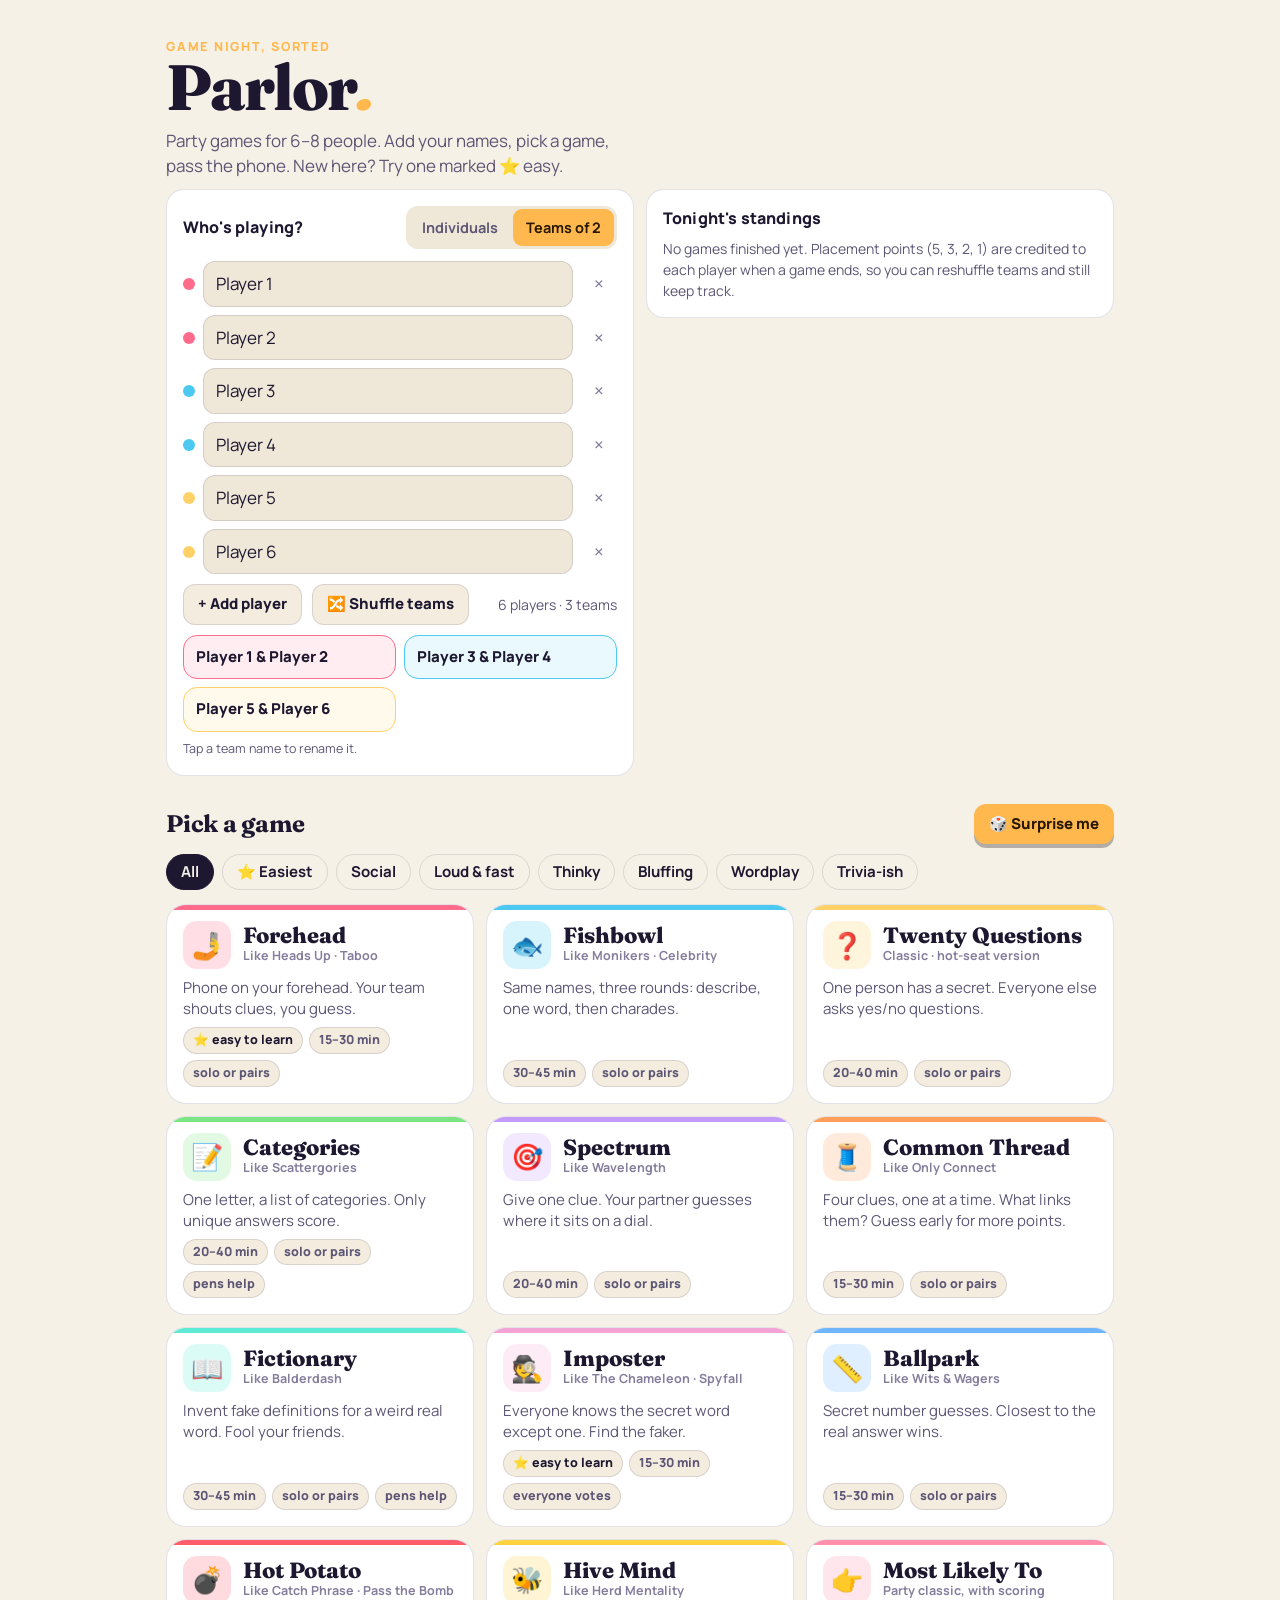
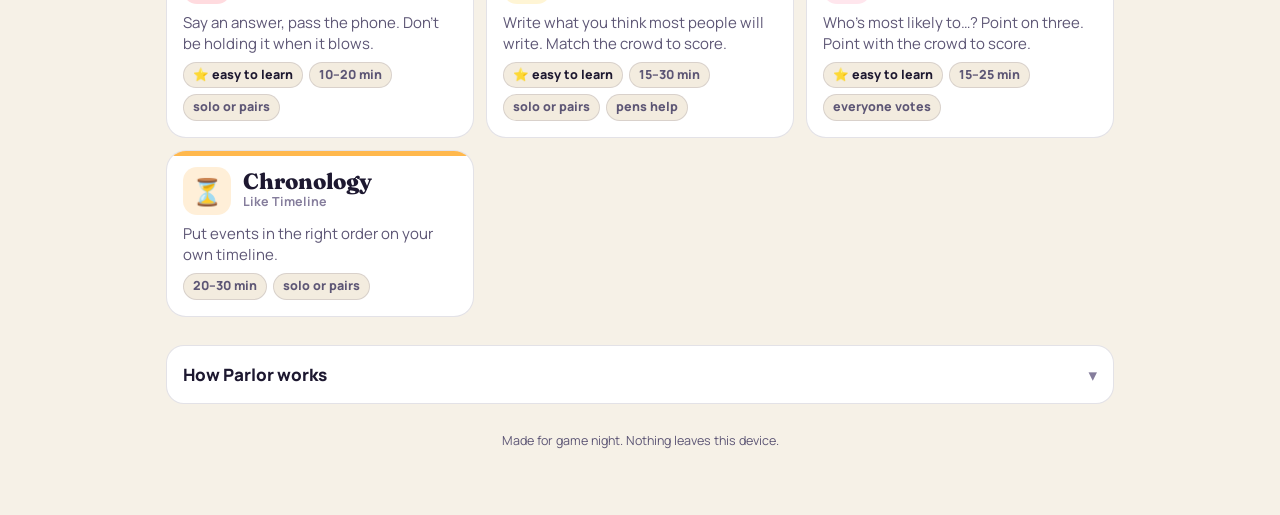
<file: index.html>
<!doctype html>
<html lang="en">
<head>
<meta charset="utf-8">
<meta name="viewport" content="width=device-width, initial-scale=1, viewport-fit=cover">
<title>Parlor · Party Games</title>
<meta name="description" content="Party games for clever people. 6 to 8 players, solo or in teams of two, one phone passed around.">
<meta name="theme-color" content="#14111f">
<meta name="apple-mobile-web-app-capable" content="yes">
<link rel="icon" href="data:image/svg+xml,<svg xmlns='http://www.w3.org/2000/svg' viewBox='0 0 100 100'><text y='.9em' font-size='90'>🎲</text></svg>">
<link rel="preconnect" href="https://fonts.googleapis.com"><link rel="preconnect" href="https://fonts.gstatic.com" crossorigin>
<link href="https://fonts.googleapis.com/css2?family=Fraunces:opsz,wght@9..144,600;9..144,700;9..144,800&family=Manrope:wght@500;600;700;800&display=swap" rel="stylesheet">
<link rel="stylesheet" href="assets/css/parlor.css">
<style>
.hero{padding:26px 0 10px}
.hero h1 span{color:var(--acc);font-style:italic}
.games{display:grid;grid-template-columns:repeat(auto-fill,minmax(270px,1fr));gap:12px;margin-top:14px}
.g{display:flex;flex-direction:column;gap:8px;text-decoration:none;color:var(--ink);background:var(--panel);border:1px solid var(--line);border-radius:20px;padding:16px;
  position:relative;overflow:hidden;transition:transform .1s}
.g:active{transform:scale(.985)}
.g::before{content:"";position:absolute;inset:0 0 auto 0;height:5px;background:var(--gc)}
.g .top{display:flex;align-items:center;gap:12px}
.g .ic{width:48px;height:48px;border-radius:14px;display:grid;place-items:center;font-size:26px;background:color-mix(in srgb,var(--gc) 22%,transparent);flex:none}
.g .nm{font-family:var(--display);font-weight:800;font-size:22px;line-height:1.05}
.g .like{font-size:12.5px;color:var(--faint);font-weight:700}
.g p{margin:0;color:var(--mute);font-size:15px;line-height:1.4}
.g .pillrow{margin-top:auto}
.standrow{display:flex;align-items:center;gap:10px;padding:8px 0;border-top:1px solid var(--line)}
.standrow:first-child{border-top:0}
.standrow .n{flex:1;font-weight:800}
.standrow b{font-family:var(--display);font-size:22px}
.hist{font-size:14px;color:var(--mute)}
.hist li{margin:3px 0}
.tips li{color:var(--mute);margin:6px 0}
.tips b{color:var(--ink)}
.sec{margin-top:28px}
.g.pick{outline:3px solid var(--gc);transform:scale(1.02)}
.g.chosen{animation:chosen .7s ease 2}
@keyframes chosen{50%{transform:scale(1.05);box-shadow:0 0 0 6px color-mix(in srgb,var(--gc) 40%,transparent)}}
.awards{display:grid;gap:6px;margin-top:10px}
.award{display:flex;gap:10px;align-items:center;background:var(--panel2);border-radius:12px;padding:8px 12px}
.award .e{font-size:24px}
.award b{display:block}
.award span{color:var(--mute);font-size:13px}
</style>
</head>
<body>
<main class="wrap wide">
  <header class="hero">
    <div class="kicker">Game night, sorted</div>
    <h1>Parlor<span>.</span></h1>
    <p class="lede">Party games for 6–8 people. Add your names, pick a game, pass the phone. New here? Try one marked ⭐ easy.</p>
  </header>

  <div class="grid2" style="display:grid;gap:12px;grid-template-columns:repeat(auto-fit,minmax(300px,1fr));align-items:start">
    <section class="card" id="players"><div id="roster"></div></section>
    <section class="card" id="standings"></section>
  </div>

  <section class="sec">
    <div class="row between"><h2>Pick a game</h2><button class="btn sm primary" id="surprise">🎲 Surprise me</button></div>
    <div class="chips" id="filters" style="margin-top:10px"></div>
    <div class="games" id="games"></div>
  </section>

  <section class="sec">
    <details class="card rules tips">
      <summary>How Parlor works</summary>
      <ul>
        <li><b>Set up once.</b> Enter everyone's names above and choose individuals or teams of two. Every game uses that list.</li>
        <li><b>One phone.</b> Every game is pass-and-play. Screens that hide secrets ask you to hand the phone over first.</li>
        <li><b>Game-night standings.</b> When a game ends, sides earn night points by placement: 5 for 1st, 3 for 2nd, 2 for 3rd, 1 for 4th. Points go to each player, so you can reshuffle teams between games.</li>
        <li><b>No repeats.</b> Each game remembers which cards this device has dealt and works through the whole pool before repeating.</li>
        <li><b>Pen and paper</b> help for Categories, Common Thread and Fictionary. Some games also let you type on the phone.</li>
        <li><b>Tip:</b> use "Add to Home Screen" to run it full-screen like an app.</li>
      </ul>
    </details>
  </section>
  <p class="tiny muted center" style="margin-top:28px">Made for game night. Nothing leaves this device.</p>
</main>

<script src="assets/js/parlor.js"></script>
<script>
const GAMES = [
  { id:"forehead",   nm:"Forehead",        ic:"🤳", c:"#ff6b8b", like:"Like Heads Up · Taboo", p:"Phone on your forehead. Your team shouts clues, you guess.", tags:["loud","words","easy"], t:"15–30 min" },
  { id:"fishbowl",   nm:"Fishbowl",        ic:"🐟", c:"#4cc9f0", like:"Like Monikers · Celebrity", p:"Same names, three rounds: describe, one word, then charades.", tags:["loud","words","acting"], t:"30–45 min" },
  { id:"twenty",     nm:"Twenty Questions",ic:"❓", c:"#ffd166", like:"Classic · hot-seat version", p:"One person has a secret. Everyone else asks yes/no questions.", tags:["thinky","deduction"], t:"20–40 min" },
  { id:"categories", nm:"Categories",      ic:"📝", c:"#7ae582", like:"Like Scattergories", p:"One letter, a list of categories. Only unique answers score.", tags:["thinky","words","paper"], t:"20–40 min" },
  { id:"spectrum",   nm:"Spectrum",        ic:"🎯", c:"#c39bff", like:"Like Wavelength", p:"Give one clue. Your partner guesses where it sits on a dial.", tags:["thinky","debate"], t:"20–40 min" },
  { id:"thread",     nm:"Common Thread",   ic:"🧵", c:"#ff9f5a", like:"Like Only Connect", p:"Four clues, one at a time. What links them? Guess early for more points.", tags:["thinky","trivia"], t:"15–30 min" },
  { id:"fictionary", nm:"Fictionary",      ic:"📖", c:"#5eead4", like:"Like Balderdash", p:"Invent fake definitions for a weird real word. Fool your friends.", tags:["bluffing","words","paper"], t:"30–45 min" },
  { id:"imposter",   nm:"Imposter",        ic:"🕵️", c:"#f4a3d6", like:"Like The Chameleon · Spyfall", p:"Everyone knows the secret word except one. Find the faker.", tags:["bluffing","deduction","easy"], t:"15–30 min" },
  { id:"ballpark",   nm:"Ballpark",        ic:"📏", c:"#6fb6ff", like:"Like Wits & Wagers", p:"Secret number guesses. Closest to the real answer wins.", tags:["thinky","trivia"], t:"15–30 min" },
  { id:"hotpotato",  nm:"Hot Potato",      ic:"💣", c:"#ff5d6c", like:"Like Catch Phrase · Pass the Bomb", p:"Say an answer, pass the phone. Don't be holding it when it blows.", tags:["loud","words","easy"], t:"10–20 min" },
  { id:"hivemind",   nm:"Hive Mind",       ic:"🐝", c:"#ffd23f", like:"Like Herd Mentality", p:"Write what you think most people will write. Match the crowd to score.", tags:["social","loud","paper","easy"], t:"15–30 min" },
  { id:"mostlikely", nm:"Most Likely To",  ic:"👉", c:"#ff8fab", like:"Party classic, with scoring", p:"Who's most likely to…? Point on three. Point with the crowd to score.", tags:["social","loud","easy"], t:"15–25 min" },
  { id:"chronology", nm:"Chronology",      ic:"⏳", c:"#ffb84d", like:"Like Timeline", p:"Put events in the right order on your own timeline.", tags:["thinky","trivia"], t:"20–30 min" },
];
const FILTERS = [["all","All"],["easy","⭐ Easiest"],["social","Social"],["loud","Loud & fast"],["thinky","Thinky"],["bluffing","Bluffing"],["words","Wordplay"],["trivia","Trivia-ish"]];
let filter = "all";

function drawGames(){
  GN.$("#filters").innerHTML = FILTERS.map(([k,l]) => `<button class="chip" data-f="${k}" aria-pressed="${k===filter}">${l}</button>`).join("");
  GN.$$("#filters .chip").forEach(b => b.onclick = () => { filter = b.dataset.f; drawGames(); });
  const n = GN.sides().length, pairs = GN.isPairs();
  GN.$("#games").innerHTML = GAMES.filter(g => filter === "all" || g.tags.includes(filter)).map(g => `
    <a class="g" href="games/${g.id}.html" style="--gc:${g.c}">
      <div class="top"><div class="ic">${g.ic}</div><div><div class="nm">${g.nm}</div><div class="like">${g.like}</div></div></div>
      <p>${g.p}</p>
      <div class="pillrow">${g.tags.includes("easy")?`<span class="pill" style="color:var(--ink)">⭐ easy to learn</span>`:""}<span class="pill">${g.t}</span>${g.id==="imposter"||g.id==="mostlikely"?`<span class="pill">everyone votes</span>`:`<span class="pill">solo or pairs</span>`}${g.tags.includes("paper")?`<span class="pill">pens help</span>`:""}</div>
    </a>`).join("");
}

const AWARDS = [
  { e:"🎭", t:"Master of Deception", s:"best at bluffing games", g:["fictionary","imposter"] },
  { e:"🧠", t:"Big Brain", s:"trivia & lateral thinking", g:["thread","ballpark","chronology","twenty"] },
  { e:"📣", t:"Loudest in the Room", s:"fast & loud games", g:["forehead","fishbowl","hotpotato"] },
  { e:"🔮", t:"Mind Reader", s:"knows how everyone thinks", g:["spectrum","hivemind","mostlikely"] },
  { e:"✍️", t:"Wordsmith", s:"Categories champion", g:["categories"] },
];
function awardsHTML(N){
  const out = AWARDS.map(a => { const tot = {};
    N.games.filter(g => a.g.includes(g.game)).forEach(g => g.results.forEach(r => r.members.forEach(m => tot[m] = (tot[m] || 0) + r.night)));
    const best = Object.entries(tot).sort((x, y) => y[1] - x[1]); if (!best.length || !best[0][1]) return "";
    const tied = best.filter(b => b[1] === best[0][1]).map(b => b[0]);
    return `<div class="award"><span class="e">${a.e}</span><div><b>${a.t}: ${tied.map(GN.esc).join(" & ")}</b><span>${a.s}</span></div></div>`; }).join("");
  return out ? `<h3 style="margin:14px 0 0">Tonight's awards</h3><div class="awards">${out}</div>` : "";
}
function drawStandings(){
  const N = GN.night();
  const el = GN.$("#standings");
  if (!N.games.length) {
    el.innerHTML = `<h3>Tonight's standings</h3><p class="muted small" style="margin:6px 0 0">No games finished yet. Placement points (5, 3, 2, 1) are credited to each player when a game ends, so you can reshuffle teams and still keep track.</p>`;
    return;
  }
  el.innerHTML = `<div class="row between"><h3 style="margin:0">Tonight's standings</h3><button class="link small" id="reset">New night</button></div>
    <div style="margin-top:8px">${N.players.map((p,i) => `<div class="standrow"><span class="muted" style="width:22px;font-weight:800">${i+1}</span><span class="n">${GN.esc(p.name)}${i===0?" 👑":""}<div class="tiny muted">${p.wins} win${p.wins===1?"":"s"} · ${p.games} game${p.games===1?"":"s"}</div></span><b>${p.night}</b></div>`).join("")}</div>
    ${awardsHTML(N)}
    <details style="margin-top:10px"><summary class="small muted" style="cursor:pointer">Games played (${N.games.length})</summary>
      <ul class="hist">${N.games.slice().reverse().map(g => `<li><b style="color:var(--ink)">${GN.esc(g.name)}</b>: ${g.results.filter(r=>r.rank===0).map(r=>GN.esc(r.name)).join(" & ")} won (${g.results.map(r=>GN.esc(r.name)+" "+r.pts).join(", ")})</li>`).join("")}</ul></details>`;
  GN.$("#reset").onclick = () => { if (confirm("Start a new game night? This clears tonight's standings.")) { GN.resetNight(); drawStandings(); } };
}

GN.$("#surprise").onclick = () => {
  const tiles = GN.$$("#games .g"); if (!tiles.length) return;
  const played = new Set(GN.get("night", []).map(g => g.game));
  const fresh = tiles.filter(t => !played.has(t.getAttribute("href").replace(/^games\/|\.html$/g, "")));
  const target = GN.pick(fresh.length ? fresh : tiles); let k = 0; const steps = 14 + (Math.random() * 6 | 0);
  tiles.forEach(t => t.classList.remove("pick", "chosen"));
  (function hop(){ tiles.forEach(t => t.classList.remove("pick")); const t = k < steps ? GN.pick(tiles) : target; t.classList.add("pick"); GN.tone(500 + k * 25, .04, "triangle", .06);
    if (k++ < steps) setTimeout(hop, 60 + k * 9); else { t.classList.add("chosen"); t.scrollIntoView({ behavior:"smooth", block:"center" }); GN.sfx.good(); GN.toast("Tonight's pick: " + t.querySelector(".nm").textContent + "! Tap it to play"); } })();
};
GN.rosterEditor(GN.$("#roster"), { onChange: drawGames });
drawGames(); drawStandings();
</script>
</body>
</html>
</file>
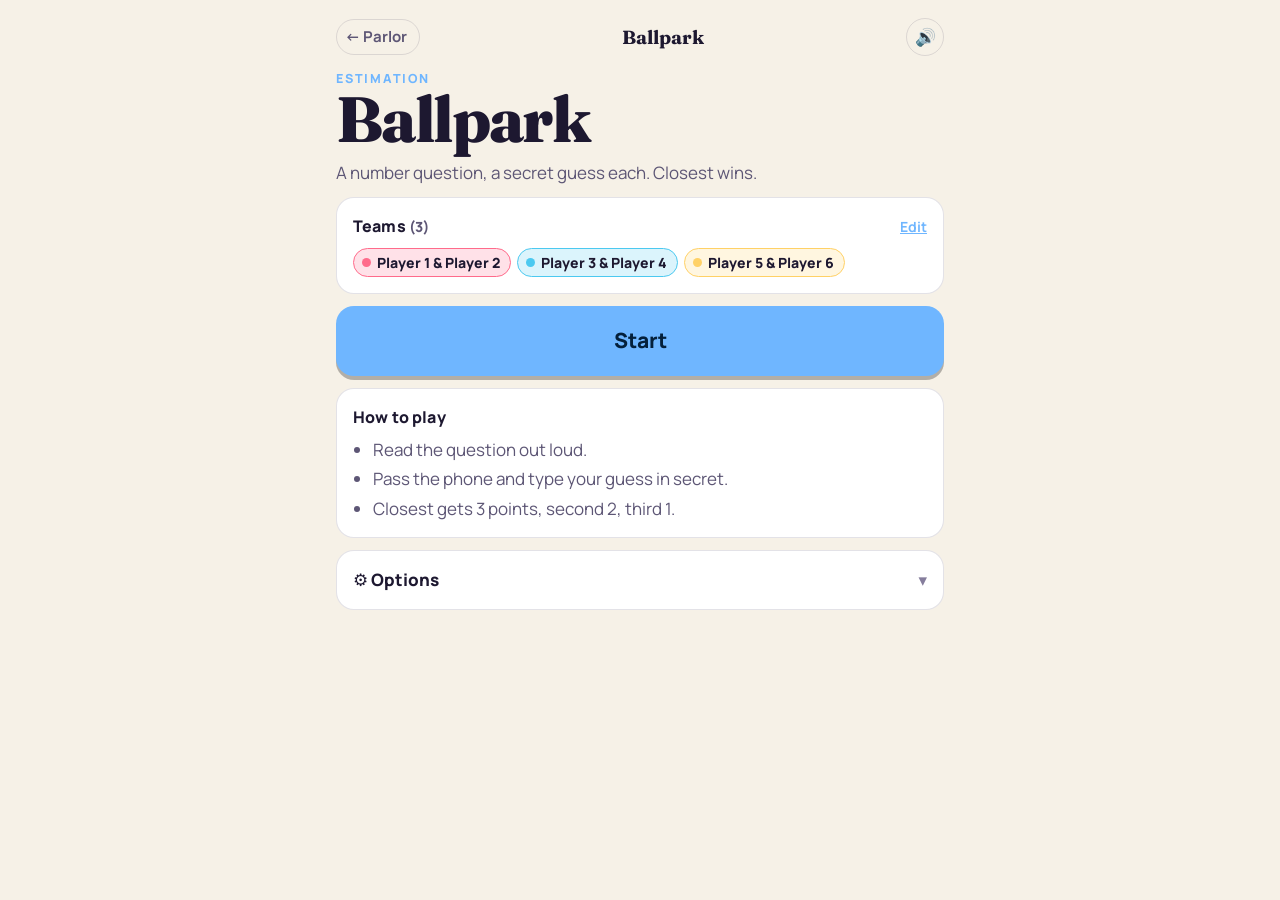
<file: games/ballpark.html>
<!doctype html>
<html lang="en">
<head>
<meta charset="utf-8">
<meta name="viewport" content="width=device-width, initial-scale=1, viewport-fit=cover">
<title>Ballpark · Parlor</title>
<meta name="theme-color" content="#14111f">
<link rel="icon" href="data:image/svg+xml,<svg xmlns='http://www.w3.org/2000/svg' viewBox='0 0 100 100'><text y='.9em' font-size='90'>📏</text></svg>">
<link rel="preconnect" href="https://fonts.googleapis.com"><link rel="preconnect" href="https://fonts.gstatic.com" crossorigin>
<link href="https://fonts.googleapis.com/css2?family=Fraunces:opsz,wght@9..144,600;9..144,700;9..144,800&family=Manrope:wght@500;600;700;800&display=swap" rel="stylesheet">
<link rel="stylesheet" href="../assets/css/parlor.css">
<style>
.q{font-family:var(--display);font-weight:700;font-size:clamp(24px,6.6vw,34px);line-height:1.15}
.unit{color:var(--mute);font-weight:700;margin-top:6px}
.numin{width:100%;font-family:var(--display);font-weight:800;font-size:clamp(34px,10vw,48px);text-align:center;padding:14px;border-radius:16px;border:2px solid var(--acc);background:var(--bg2);outline:none}
.parsed{min-height:22px;color:var(--mute);font-size:14px;margin-top:6px}
.ans{font-family:var(--display);font-weight:800;font-size:clamp(44px,13vw,72px);color:var(--acc);line-height:1}
.line{position:relative;height:66px;margin:22px 8px 6px}
.line .ax{position:absolute;left:0;right:0;top:32px;height:3px;background:var(--line);border-radius:2px}
.line .mk{position:absolute;top:22px;width:14px;height:14px;margin-left:-7px;border-radius:50%;border:2px solid #14111f;transition:left .9s cubic-bezier(.2,.8,.2,1)}
.line .tru{position:absolute;top:8px;bottom:4px;width:3px;margin-left:-1.5px;background:var(--ink);border-radius:2px}
.line .tru::after{content:"answer";position:absolute;top:-16px;left:50%;transform:translateX(-50%);font-size:11px;font-weight:800;color:var(--mute)}
.res .srow .sub b{color:var(--ink)}
</style>
</head>
<body>
<main class="wrap" id="app"></main>
<script src="../assets/data/ballpark.js"></script>
<script src="../assets/js/parlor.js"></script>
<script>
const app = GN.page({ title:"Ballpark", accent:"#6fb6ff", accentInk:"#04203b" });
const QS = (window.GN_DATA && GN_DATA.estimates) || [];
const cfg = Object.assign({ rounds:10, rule:"closest", entry:"phone" }, GN.get("ballpark.cfg", {}));
const save = () => GN.set("ballpark.cfg", cfg);
const isYear = q => /year/i.test(q.u);
let G = null;

function setup(){
  GN.render(`<div class="stack">
    <div><div class="kicker">Estimation</div><h1>Ballpark</h1>
    <p class="lede">A number question, a secret guess each. Closest wins.</p></div>
    <div id="roster"></div>
    <button class="btn primary big block" id="go">Start</button>
    <div class="card"><h3>How to play</h3><ul class="rules" style="margin:0;padding-left:20px"><li>Read the question out loud.</li><li>Pass the phone and type your guess in secret.</li><li>Closest gets 3 points, second 2, third 1.</li></ul></div>
    <details class="card"><summary>⚙️ Options</summary>
      <div class="setting"><div class="lab">Questions</div>${GN.seg("rounds", [6, 10, 15], cfg.rounds)}</div>
      <div class="setting"><div class="lab">Winning rule<small id="rh"></small></div>${GN.seg("rule", ["closest", "under"], cfg.rule, v => v === "closest" ? "Closest" : "No going over")}</div>
      <div class="setting"><div class="lab">Guesses go on<small id="eh"></small></div>${GN.seg("entry", ["phone", "paper"], cfg.entry, v => v === "phone" ? "This phone" : "Paper")}</div>
    </details>
  </div>`);
  GN.rosterBlock(GN.$("#roster"));
  GN.bindSegs(app, cfg, () => { save(); setup(); });
  GN.$("#rh").textContent = cfg.rule === "closest" ? "Closest wins." : "Go over and you score nothing.";
  GN.$("#eh").textContent = cfg.entry === "phone" ? "Type guesses in secret." : "Write guesses down. Faster for big groups.";
  GN.$("#go").onclick = start;
}
function start(){
  const sides = GN.sides(); if (sides.length < 2) return GN.toast("Need at least 2 sides");
  G = { sides, scores:sides.map(() => 0), n:0, qs:GN.deal("ballpark", QS, cfg.rounds, q => q.q) };
  GN._wantWake = true; GN.wake(true);
  question();
}
function question(){
  if (G.n >= G.qs.length) return GN.finish({ gameId:"ballpark", gameName:"Ballpark", sides:G.sides, scores:G.scores, onRematch:start });
  const Q = G.qs[G.n];
  GN.stage(`<div class="wrap" style="width:100%">
    <div class="kicker">Question ${G.n + 1} of ${G.qs.length}</div>
    <div class="q" style="margin:16px 0 4px">${GN.esc(Q.q)}</div><div class="unit">Answer in ${GN.esc(Q.u)}</div>
    <p class="muted" style="margin-top:22px">${cfg.entry === "phone" ? "Read it out, then pass the phone." : "Everyone write a guess."}</p>
    <div class="btns"><button class="btn primary big" id="ok">${cfg.entry === "phone" ? "Collect guesses" : "Reveal the answer"}</button></div></div>`);
  const order = G.sides.map((_, i) => (i + G.n) % G.sides.length);
  GN.$("#ok").onclick = () => cfg.entry === "phone" ? collect(Q, order, 0, {}) : paperReveal(Q);
}
function collect(Q, order, k, guesses){
  if (k >= order.length) return reveal(Q, guesses);
  const si = order[k], s = G.sides[si];
  GN.handoff({ to:s.name, color:s.color, emoji:"🤫", msg:`Secret guess ${k + 1} of ${order.length}`, button:"Enter my guess", onReady:() => {
    const el = GN.stage(`<div class="wrap" style="width:100%">
      <div class="kicker">${GN.esc(s.name)}</div><div class="q" style="margin:10px 0 4px;font-size:22px">${GN.esc(Q.q)}</div><div class="unit">${GN.esc(Q.u)}</div>
      <input class="numin" id="g" inputmode="decimal" autocomplete="off" placeholder="?" style="margin-top:16px"><div class="parsed" id="pp"></div>
      <div class="btns"><button class="btn primary big" id="ok" disabled>Lock it in</button></div></div>`);
    const inp = GN.$("#g", el), ok = GN.$("#ok", el);
    inp.oninput = () => { const v = GN.parseNum(inp.value); ok.disabled = v == null; GN.$("#pp").textContent = v == null ? (inp.value ? "Not a number I understand" : "") : "= " + (isYear(Q) ? v : GN.fmtNum(v)); };
    inp.onkeydown = e => { if (e.key === "Enter" && !ok.disabled) ok.click(); };
    ok.onclick = () => { guesses[si] = GN.parseNum(inp.value); inp.blur(); GN.sfx.tap(); collect(Q, order, k + 1, guesses); };
    setTimeout(() => inp.focus(), 80);
  } });
}
function reveal(Q, guesses){
  const ids = Object.keys(guesses).map(Number);
  const eligible = ids.filter(i => cfg.rule === "closest" || guesses[i] <= Q.a);
  const ranked = eligible.slice().sort((a, b) => Math.abs(guesses[a] - Q.a) - Math.abs(guesses[b] - Q.a));
  const delta = G.sides.map(() => 0); let place = 0;
  ranked.forEach((i, k) => { if (k > 0 && Math.abs(guesses[i] - Q.a) !== Math.abs(guesses[ranked[k - 1]] - Q.a)) place = k; delta[i] += [3, 2, 1][place] || 0; });
  // number line: log-ish scale centred on the answer
  const all = [...ids.map(i => guesses[i]), Q.a];
  const pos = v => { const lo = Math.min(...all), hi = Math.max(...all); if (hi === lo) return 50;
    const pos0 = Math.min(...all) > 0 && hi / lo > 50 ? (Math.log(v) - Math.log(lo)) / (Math.log(hi) - Math.log(lo)) : (v - lo) / (hi - lo); return 4 + pos0 * 92; };
  delta.forEach((d, i) => G.scores[i] += d); G.n++;
  const el = GN.stage(`<div class="wrap" style="width:100%">
    <div class="q" style="font-size:20px">${GN.esc(Q.q)}</div>
    <div class="ans" style="margin-top:14px" id="A">…</div><div class="unit">${GN.esc(Q.u)}</div>
    ${Q.n ? `<p class="small muted">${GN.esc(Q.n)}</p>` : ""}
    <div class="line"><div class="ax"></div><div class="tru" style="left:${pos(Q.a)}%"></div>${ids.map(i => `<div class="mk" data-l="${pos(guesses[i])}" style="left:50%;background:${G.sides[i].color}" title="${GN.esc(G.sides[i].name)}"></div>`).join("")}</div>
    <div class="card res" style="text-align:left">${GN.board(G.sides, G.scores, { delta, sort:false, sub:(s, i) => guesses[i] == null ? "" : `guessed <b>${isYear(Q) ? guesses[i] : GN.fmtNum(guesses[i])}</b>${cfg.rule === "under" && guesses[i] > Q.a ? " · over!" : ""}${guesses[i] === Q.a ? " · 🎯 exact!" : ""}` })}</div>
    <div class="btns"><button class="btn primary big" id="next">${G.n >= G.qs.length ? "Final scores 🏆" : "Next question"}</button></div></div>`);
  const fmt = v => isYear(Q) ? String(v) : GN.fmtNum(v);
  setTimeout(() => { GN.$("#A", el).textContent = fmt(Q.a); GN.sfx.ding(); GN.$$(".mk", el).forEach(m => m.style.left = m.dataset.l + "%"); if (ids.some(i => guesses[i] === Q.a)) { GN.sfx.win(); GN.confetti(); } }, 700);
  GN.$("#next").onclick = question;
}
function paperReveal(Q){
  const order = [];
  const draw = () => {
    GN.stage(`<div class="wrap" style="width:100%">
      <div class="q" style="font-size:20px">${GN.esc(Q.q)}</div>
      <div class="ans" style="margin-top:14px">${isYear(Q) ? Q.a : GN.fmtNum(Q.a)}</div><div class="unit">${GN.esc(Q.u)}</div>
      ${Q.n ? `<p class="small muted">${GN.esc(Q.n)}</p>` : ""}
      <p class="muted">Tap the closest, then 2nd, then 3rd.${cfg.rule === "under" ? " Overs don't count." : ""}</p>
      <div class="sidegrid">${G.sides.map((s, i) => { const k = order.findIndex(o => o.i === i); return `<button class="sidebtn" data-i="${i}" style="--sc:${s.color}" aria-pressed="${k >= 0}">${GN.esc(s.name)}<small>${k >= 0 ? ["1st", "2nd", "3rd"][k] : ""}</small></button>`; }).join("")}</div>
      <div class="btns two"><button class="btn" id="clr">Clear</button><button class="btn primary" id="ok">Score it</button></div></div>`);
    GN.$$("[data-i]").forEach(b => b.onclick = () => { const i = +b.dataset.i; const k = order.findIndex(o => o.i === i); if (k >= 0) order.splice(k, 1); else if (order.length < 3) order.push({ i }); GN.sfx.tap(); draw(); });
    GN.$("#clr").onclick = () => { order.length = 0; draw(); };
    GN.$("#ok").onclick = () => { const delta = G.sides.map(() => 0); order.forEach((o, k) => delta[o.i] += [3, 2, 1][k]);
      delta.forEach((d, i) => G.scores[i] += d); G.n++;
      GN.stage(`<div class="wrap" style="width:100%"><div class="kicker">After question ${G.n}</div><div class="card" style="text-align:left;margin-top:12px">${GN.board(G.sides, G.scores, { delta, sort:true })}</div>
        <div class="btns"><button class="btn primary big" id="nx">${G.n >= G.qs.length ? "Final scores 🏆" : "Next question"}</button></div></div>`);
      GN.$("#nx").onclick = question; };
  };
  draw();
}
setup();
</script>
</body>
</html>
</file>
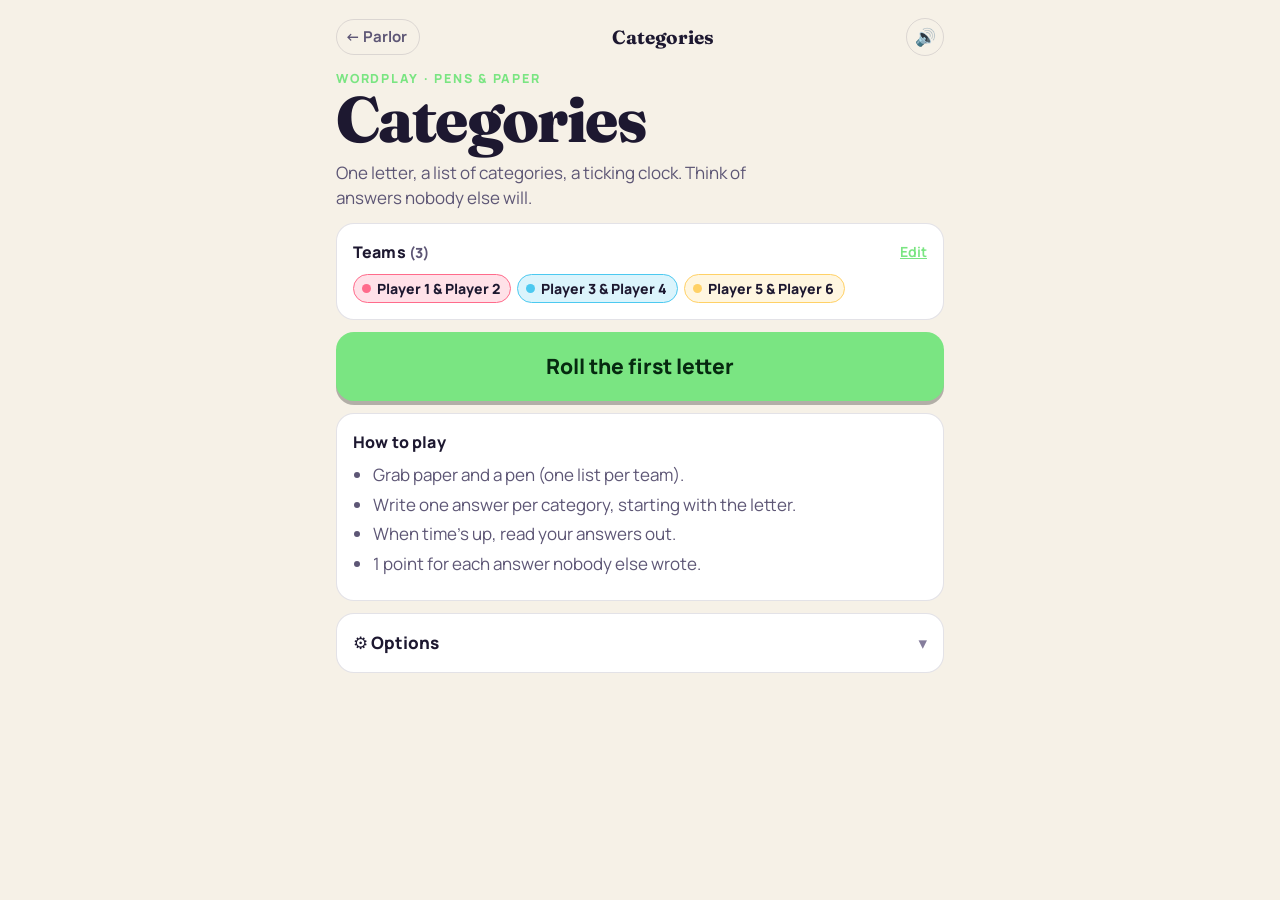
<file: games/categories.html>
<!doctype html>
<html lang="en">
<head>
<meta charset="utf-8">
<meta name="viewport" content="width=device-width, initial-scale=1, viewport-fit=cover">
<title>Categories · Parlor</title>
<meta name="theme-color" content="#14111f">
<link rel="icon" href="data:image/svg+xml,<svg xmlns='http://www.w3.org/2000/svg' viewBox='0 0 100 100'><text y='.9em' font-size='90'>📝</text></svg>">
<link rel="preconnect" href="https://fonts.googleapis.com"><link rel="preconnect" href="https://fonts.gstatic.com" crossorigin>
<link href="https://fonts.googleapis.com/css2?family=Fraunces:opsz,wght@9..144,600;9..144,700;9..144,800&family=Manrope:wght@500;600;700;800&display=swap" rel="stylesheet">
<link rel="stylesheet" href="../assets/css/parlor.css">
<style>
.letter{font-family:var(--display);font-weight:800;font-size:clamp(120px,40vw,200px);line-height:1;width:1.15em;height:1.2em;display:grid;place-items:center;margin:10px auto;
  background:var(--acc);color:var(--acc-ink);border-radius:30px;box-shadow:0 10px 0 rgba(0,0,0,.3)}
.letter.spin{animation:wob .1s infinite alternate}
@keyframes wob{to{transform:rotate(3deg) scale(.97)}}
.clist{list-style:none;margin:0;padding:0;counter-reset:c;display:grid;gap:6px}
.clist li{counter-increment:c;display:flex;gap:12px;align-items:baseline;background:var(--panel);border:1px solid var(--line);border-radius:12px;padding:10px 14px;font-weight:700;text-align:left}
.clist li::before{content:counter(c);font-family:var(--display);color:var(--acc);font-weight:800;min-width:22px}
.code{font-family:var(--display);font-weight:800;font-size:30px;letter-spacing:.12em}
.minilet{display:inline-grid;place-items:center;width:52px;height:56px;border-radius:14px;background:var(--acc);color:var(--acc-ink);font-family:var(--display);font-weight:800;font-size:34px}
.sticky{position:sticky;top:0;z-index:5;background:var(--bg);padding:10px 0}
.catname{font-family:var(--display);font-weight:800;font-size:clamp(26px,7vw,36px);line-height:1.1;margin:8px 0 4px}
</style>
</head>
<body>
<main class="wrap" id="app"></main>
<script src="../assets/data/categories.js"></script>
<script src="../assets/js/parlor.js"></script>
<script>
const app = GN.page({ title:"Categories", accent:"#7ae582", accentInk:"#062a10" });
const CATS = (window.GN_DATA && GN_DATA.categories) || [];
const EASY = "ABCDEFGHIJKLMNOPRSTW", ALL = "ABCDEFGHIJKLMNOPQRSTUVWXYZ";
const cfg = Object.assign({ count:12, time:180, rounds:3, hard:false, twists:false }, GN.get("categories.cfg", {}));
const save = () => GN.set("categories.cfg", cfg);
const CODECH = "ABCDEFGHJKMNPQRSTVWXYZ";
let G = null, OPTS = false;

/* A round is fully determined by its code, so other phones can show the same list. */
/* Twists keep later rounds fresh. Weighted so plain rounds still happen. */
const TWISTS = [
  { id:"none", w:4 },
  { id:"star", w:3, name:"⭐ Star category", rule:"The starred category is worth double." },
  { id:"two", w:2, name:"✌️ Two letters", rule:"Answers can start with either letter." },
  { id:"speed", w:2, name:"⚡ Speed round", rule:"Half the time, but every point counts double." },
];
function makeCode(twist){ return Array.from({ length:4 }, () => GN.pick(CODECH.split(""))).join("") + String(cfg.count).padStart(2, "0") + (cfg.hard ? "H" : "") + (twist ? "T" : ""); }
function fromCode(code){
  code = code.toUpperCase().replace(/[^A-Z0-9]/g, "");
  const m = code.match(/^([A-Z]{4})(\d{2})(H?)(T?)$/); if (!m) return null;
  const r = GN.rng("parlor-cat-" + m[1]); const count = GN.clamp(+m[2], 4, 20);
  const letters = m[3] ? ALL : EASY;
  const letter = letters[Math.floor(r() * letters.length)];
  const cats = GN.seededShuffle(CATS, r).slice(0, count);
  let twist = TWISTS[0];
  if (m[4]) { const tot = TWISTS.reduce((a, t) => a + t.w, 0); let x = r() * tot; twist = TWISTS.find(t => (x -= t.w) < 0) || TWISTS[0]; }
  const letter2 = twist.id === "two" ? EASY.replace(letter, "")[Math.floor(r() * (EASY.length - 1))] : null;
  const star = Math.floor(r() * count);
  return { code:m[1] + m[2] + m[3] + m[4], letter, letter2, cats, twist, star };
}
const letterLabel = R => R.letter2 ? R.letter + " / " + R.letter2 : R.letter;
const catMult = (R, i) => (R.twist.id === "star" && i === R.star ? 2 : 1) * (R.twist.id === "speed" ? 2 : 1);
const roundTime = R => R.twist.id === "speed" ? Math.round(cfg.time / 2) : cfg.time;
const twistHTML = R => R.twist.id !== "none" ? `<div class="note" style="margin:12px 0;text-align:left"><b>${R.twist.name}</b><br>${R.twist.rule}</div>` : "";
const catList = R => `<ol class="clist">${R.cats.map((c, i) => `<li>${GN.esc(c)}${R.twist.id === "star" && i === R.star ? " ⭐×2" : ""}</li>`).join("")}</ol>`;
const pretty = c => c.slice(0, 4) + "·" + c.slice(4);

function setup(){
  GN.render(`<div class="stack">
    <div><div class="kicker">Wordplay · pens & paper</div><h1>Categories</h1>
    <p class="lede">One letter, a list of categories, a ticking clock. Think of answers nobody else will.</p></div>
    <div id="roster"></div>
    <button class="btn primary big block" id="go">Roll the first letter</button>
    <div class="card rules"><h3>How to play</h3><ul>
      <li>Grab paper and a pen${GN.isPairs() ? " (one list per team)" : ""}.</li>
      <li>Write one answer per category, starting with the letter.</li>
      <li>When time's up, read your answers out.</li>
      <li>1 point for each answer nobody else wrote.</li></ul></div>
    <details class="card" id="opts" ${OPTS ? "open" : ""}><summary>⚙️ Options</summary>
      <div class="setting" style="margin-top:10px"><div class="lab">Categories per round</div>${GN.seg("count", [8, 10, 12, 15], cfg.count)}</div>
      <div class="setting"><div class="lab">Time to write</div>${GN.seg("time", [120, 180, 240], cfg.time, v => v / 60 + " min")}</div>
      <div class="setting"><div class="lab">Rounds</div>${GN.seg("rounds", [1, 2, 3, 4], cfg.rounds)}</div>
      <div class="setting"><div class="lab">Hard letters<small>Q, U, V, X, Y, Z</small></div>${GN.seg("hard", [false, true], cfg.hard, v => v ? "On" : "Off")}</div>
      <div class="setting"><div class="lab">Twist rounds<small>Star category, two letters, speed round</small></div>${GN.seg("twists", [false, true], cfg.twists, v => v ? "On" : "Off")}</div>
      <div class="setting" style="display:block"><div class="lab" style="margin-bottom:8px">Join from another phone<small>Type the round code to see the same list.</small></div>
        <div class="row"><input class="input grow" id="jc" placeholder="e.g. KQPT·12" maxlength="10" autocomplete="off" autocapitalize="characters" style="width:auto"><button class="btn" id="join">Join</button></div></div>
    </details>
  </div>`);
  GN.$("#opts").ontoggle = e => OPTS = e.target.open;
  GN.rosterBlock(GN.$("#roster"));
  GN.bindSegs(app, cfg, () => { save(); setup(); });
  GN.$("#go").onclick = start;
  const j = () => { const R = fromCode(GN.$("#jc").value); if (!R) return GN.toast("That code doesn't look right"); follow(R); };
  GN.$("#join").onclick = j; GN.$("#jc").onkeydown = e => { if (e.key === "Enter") j(); };
}

/* follower phone: just the letter, the list and a timer */
function follow(R){
  let T = null;
  GN.render(`<div class="center"><div class="kicker">Round ${pretty(R.code)}</div><div class="letter"${R.letter2 ? ' style="font-size:90px;width:auto;padding:0 20px"' : ""}>${letterLabel(R)}</div></div>${twistHTML(R)}
    <div class="sticky row between"><span class="minilet">${R.letter}</span><span class="clock" id="clk" style="font-size:34px">${GN.fmtTime(roundTime(R))}</span><button class="btn sm" id="t">Start timer</button></div>
    ${catList(R)}
    <div class="btns"><button class="btn" id="leave">Leave</button></div>`);
  GN.$("#t").onclick = () => { if (T) return; T = GN.timer({ seconds:roundTime(R), warn:10, onTick:l => { const c = GN.$("#clk"); if (c) { c.textContent = GN.fmtTime(l); c.classList.toggle("low", l <= 15); } }, onEnd:() => { GN.sfx.buzz(); GN.vibe(400); } }); GN.$("#t").disabled = true; };
  GN.$("#leave").onclick = () => { if (T) T.stop(); setup(); };
}

function start(){
  const sides = GN.sides(); if (sides.length < 2) return GN.toast("Need at least 2 sides");
  G = { sides, scores:sides.map(() => 0), round:0, used:new Set() };
  GN._wantWake = true; GN.wake(true);
  roll();
}
function roll(){
  let R, tries = 0; const tw = cfg.twists && G.round > 0; do { R = fromCode(makeCode(tw)); tries++; } while ((G.used.has(R.letter) || (tw && R.twist.id === "none" && tries < 3)) && tries < 40);
  G.used.add(R.letter); G.R = R;
  const box = GN.stage(`<div class="wrap" style="width:100%">
    <div class="kicker">Round ${G.round + 1} of ${cfg.rounds}</div>
    <div class="letter spin" id="L">?</div>
    <div id="after" style="opacity:0;transition:.3s">
      ${R.letter2 ? `<div class="display" style="font-size:40px">and ${R.letter2}</div>` : ""}${twistHTML(R)}
      <p class="muted" style="margin:0">Code for other phones</p><div class="code">${pretty(R.code)}</div>
      <div class="btns"><button class="btn primary big" id="go">Show the list & start ${GN.fmtTime(roundTime(R))}</button></div></div></div>`);
  let n = 0; const L = GN.$("#L", box);
  (function spin(){ if (!L.isConnected) return; if (n < (R.twist.id !== "none" ? 26 : 18)) { L.textContent = ALL[Math.random() * 26 | 0]; GN.tone(400 + Math.random() * 400, .03, "triangle", .05); n++; setTimeout(spin, 40 + n * n * .7); }
    else { L.textContent = R.letter; L.classList.remove("spin"); R.twist.id !== "none" ? GN.sfx.win() : GN.sfx.good(); GN.$("#after").style.opacity = 1; } })();
  GN.$("#go").onclick = writing;
}
function writing(){
  const R = G.R; let T;
  GN.stage(`<div class="wrap" style="width:100%;text-align:left">
    <div class="sticky row between"><span class="minilet"${R.letter2 ? ' style="width:auto;padding:0 10px;font-size:24px"' : ""}>${letterLabel(R)}</span><span class="clock" id="clk" style="font-size:40px">${GN.fmtTime(roundTime(R))}</span><button class="btn sm" id="pz">Pause</button></div>
    <div class="tbar" style="margin-bottom:12px"><i id="bar"></i></div>${R.twist.id !== "none" ? `<div class="small" style="margin-bottom:10px"><b>${R.twist.name}</b>: ${R.twist.rule}</div>` : ""}
    ${catList(R)}
    <p class="small muted center">Code ${pretty(R.code)}</p>
    <div class="btns"><button class="btn" id="done">Everyone's done, stop early</button></div></div>`);
  const secs = roundTime(R);
  T = GN.timer({ seconds:secs, warn:10, onTick:l => { const c = GN.$("#clk"); if (!c) return; c.textContent = GN.fmtTime(l); c.classList.toggle("low", l <= 15); GN.$("#bar").style.width = (l / secs * 100) + "%"; },
    onEnd:() => { GN.sfx.buzz(); GN.vibe([300, 100, 300]); pensDown(); } });
  GN.$("#pz").onclick = () => { if (T.paused) { T.resume(); GN.$("#pz").textContent = "Pause"; } else { T.pause(); GN.$("#pz").textContent = "Resume"; } };
  GN.$("#done").onclick = () => { T.stop(); pensDown(); };
}
function pensDown(){
  GN.stage(`<div class="wrap" style="width:100%"><div style="font-size:70px">✋</div><h1 style="font-size:52px">Pens down!</h1>
    <p class="lede" style="margin:12px auto">Go category by category. Read answers out, tap the unique ones.</p>
    <div class="btns"><button class="btn primary big" id="go">Start scoring</button></div></div>`);
  GN.$("#go").onclick = () => scoreCat(0, G.R.cats.map(() => G.sides.map(() => 0)));
}
function scoreCat(ci, pts){
  const R = G.R, last = ci === R.cats.length - 1;
  const roundTot = G.sides.map((_, si) => pts.reduce((a, row, i) => a + row[si] * catMult(R, i), 0));
  const mult = catMult(R, ci);
  GN.stage(`<div class="wrap" style="width:100%;text-align:left">
    <div class="row between"><span class="minilet"${R.letter2 ? ' style="width:auto;padding:0 10px;font-size:24px"' : ""}>${letterLabel(R)}</span><span class="kicker">Category ${ci + 1} of ${R.cats.length}</span></div>
    <div class="catname">${GN.esc(R.cats[ci])}${mult > 1 ? ` <span style="color:var(--acc)">×${mult}</span>` : ""}</div>
    <p class="small muted" style="margin:0 0 12px">Tap everyone whose answer was unique.${mult > 1 ? ` Worth double!` : ""}</p>
    <div class="sidegrid">${G.sides.map((s, si) => `<button class="sidebtn" data-s="${si}" style="--sc:${s.color}" aria-pressed="${pts[ci][si] > 0}">${GN.esc(s.name)}<small>round: ${roundTot[si]}</small><span class="badge">${pts[ci][si] ? "+" + pts[ci][si] * mult : ""}</span></button>`).join("")}</div>
    <div class="btns two"><button class="btn" id="prev" ${ci ? "" : "disabled"}>← Back</button><button class="btn primary" id="next">${last ? "Round totals" : "Next →"}</button></div></div>`);
  GN.$$("[data-s]").forEach(b => b.onclick = () => { const si = +b.dataset.s; pts[ci][si] = pts[ci][si] ? 0 : 1; GN.sfx.tap(); scoreCat(ci, pts); });
  GN.$("#prev").onclick = () => scoreCat(ci - 1, pts);
  GN.$("#next").onclick = () => last ? roundEnd(pts) : scoreCat(ci + 1, pts);
}
function roundEnd(pts){
  const delta = G.sides.map((_, si) => pts.reduce((a, row, i) => a + row[si] * catMult(G.R, i), 0));
  delta.forEach((d, i) => G.scores[i] += d); G.round++;
  const last = G.round >= cfg.rounds;
  GN.stage(`<div class="wrap" style="width:100%"><div class="kicker">Round ${G.round} · letter ${G.R.letter}</div><h2 style="margin:6px 0 14px">Scores</h2>
    <div class="card" style="text-align:left">${GN.board(G.sides, G.scores, { delta, sort:true })}</div>
    <div class="btns"><button class="btn primary big" id="next">${last ? "Final scores 🏆" : "Roll the next letter"}</button></div></div>`);
  GN.$("#next").onclick = () => last ? GN.finish({ gameId:"categories", gameName:"Categories", sides:G.sides, scores:G.scores, onRematch:start }) : roll();
}
const qc = new URLSearchParams(location.search).get("code");
if (qc && fromCode(qc)) follow(fromCode(qc)); else setup();
</script>
</body>
</html>
</file>
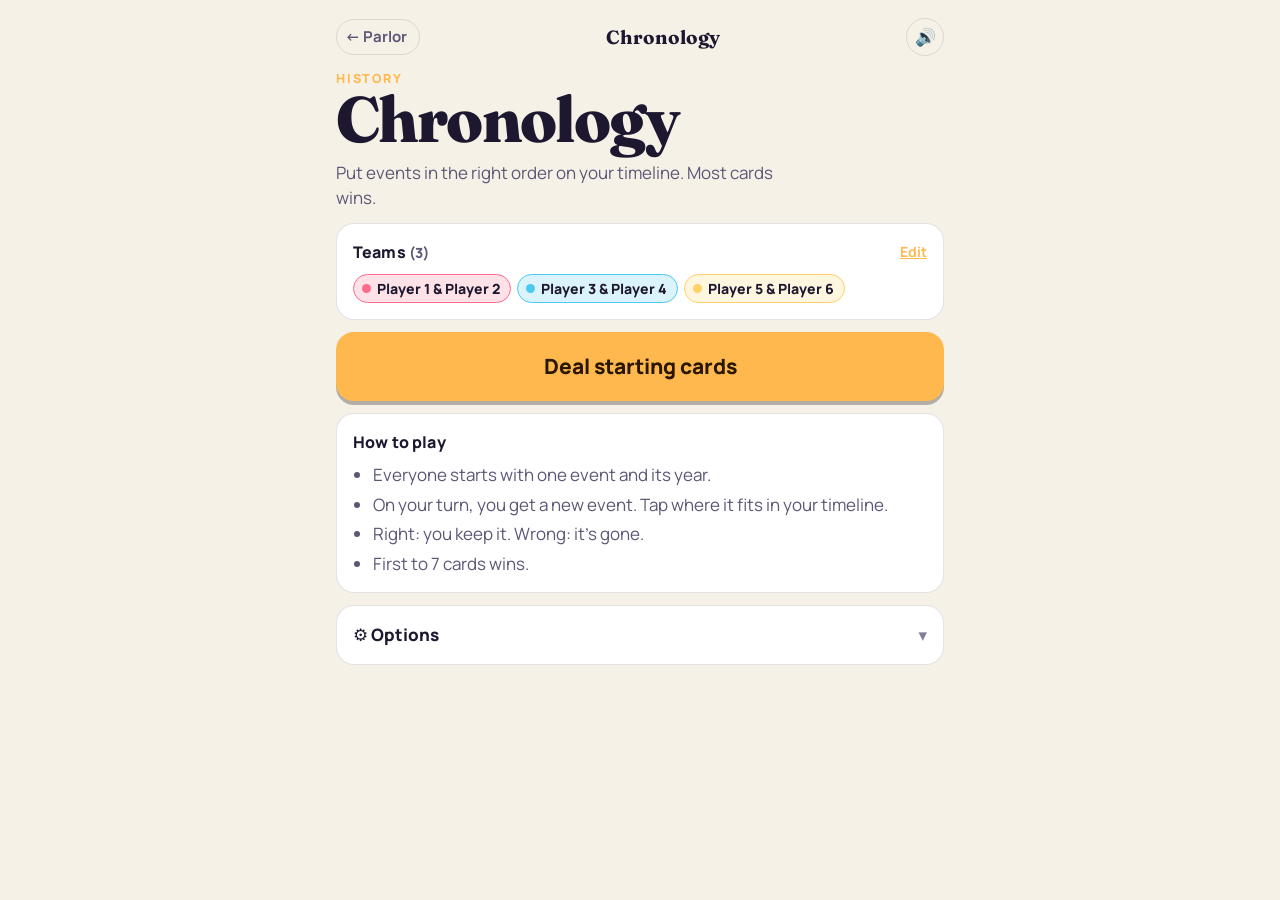
<file: games/chronology.html>
<!doctype html>
<html lang="en">
<head>
<meta charset="utf-8">
<meta name="viewport" content="width=device-width, initial-scale=1, viewport-fit=cover">
<title>Chronology · Parlor</title>
<meta name="theme-color" content="#14111f">
<link rel="icon" href="data:image/svg+xml,<svg xmlns='http://www.w3.org/2000/svg' viewBox='0 0 100 100'><text y='.9em' font-size='90'>⏳</text></svg>">
<link rel="preconnect" href="https://fonts.googleapis.com"><link rel="preconnect" href="https://fonts.gstatic.com" crossorigin>
<link href="https://fonts.googleapis.com/css2?family=Fraunces:opsz,wght@9..144,600;9..144,700;9..144,800&family=Manrope:wght@500;600;700;800&display=swap" rel="stylesheet">
<link rel="stylesheet" href="../assets/css/parlor.css">
<style>
.ev{font-family:var(--display);font-weight:700;font-size:clamp(22px,6vw,30px);line-height:1.15}
.tag{display:inline-block;font-size:12px;font-weight:800;letter-spacing:.1em;text-transform:uppercase;opacity:.75;margin-bottom:6px}
.tl{display:flex;flex-direction:column;gap:0;text-align:left;margin-top:12px}
.tl .item{display:flex;gap:12px;align-items:center;background:var(--panel);border:1px solid var(--line);border-radius:12px;padding:9px 12px}
.tl .item .y{font-family:var(--display);font-weight:800;font-size:20px;color:var(--acc);min-width:70px;font-variant-numeric:tabular-nums}
.tl .item .e{font-weight:600;font-size:15px;line-height:1.3}
.tl .item.new{outline:3px solid var(--good)}
.tl .item.bad{outline:3px solid var(--bad)}
.gap{border:2px dashed var(--line);border-radius:12px;margin:5px 0;padding:8px;font-weight:800;color:var(--mute);font-size:14px}
.gap:hover,.gap:focus-visible{border-color:var(--acc);color:var(--acc)}
.prog{display:flex;gap:3px}
.prog i{flex:1;height:7px;border-radius:4px;background:var(--line)}
.prog i.on{background:var(--sc)}
</style>
</head>
<body>
<main class="wrap" id="app"></main>
<script src="../assets/data/chronology.js"></script>
<script src="../assets/js/parlor.js"></script>
<script>
const app = GN.page({ title:"Chronology", accent:"#ffb84d", accentInk:"#2a1700" });
const EVENTS = (window.GN_DATA && GN_DATA.events) || [];
const TAGS = { history:"🏛️ History", science:"🔬 Science", tech:"💡 Tech", culture:"🎭 Culture", sports:"🏅 Sports", music:"🎵 Music", film:"🎬 Film & TV", food:"🍽️ Food", business:"💼 Business", space:"🚀 Space" };
const cfg = Object.assign({ target:7, steal:false }, GN.get("chronology.cfg", {}));
const save = () => GN.set("chronology.cfg", cfg);
const yr = y => y < 0 ? `${-y} BC` : String(y);
let G = null;

function setup(){
  GN.render(`<div class="stack">
    <div><div class="kicker">History</div><h1>Chronology</h1>
    <p class="lede">Put events in the right order on your timeline. Most cards wins.</p></div>
    <div id="roster"></div>
    <button class="btn primary big block" id="go">Deal starting cards</button>
    <div class="card"><h3>How to play</h3><ul class="rules" style="margin:0;padding-left:20px"><li>Everyone starts with one event and its year.</li><li>On your turn, you get a new event. Tap where it fits in your timeline.</li><li>Right: you keep it. Wrong: it's gone.</li><li>First to ${cfg.target} cards wins.</li></ul></div>
    <details class="card"><summary>⚙️ Options</summary>
      <div class="setting"><div class="lab">Cards to win</div>${GN.seg("target", [5, 7, 9, 11], cfg.target)}</div>
      <div class="setting"><div class="lab">Steals<small>Miss, and the next side can try it.</small></div>${GN.seg("steal", [true, false], cfg.steal, v => v ? "On" : "Off")}</div>
    </details>
  </div>`);
  GN.rosterBlock(GN.$("#roster"));
  GN.bindSegs(app, cfg, () => { save(); setup(); });
  GN.$("#go").onclick = start;
}
function start(){
  const sides = GN.sides(); if (sides.length < 2) return GN.toast("Need at least 2 sides");
  G = { sides, lines:sides.map(() => []), turn:0, dealer:GN.dealer("chronology", EVENTS, e => e.e), ending:false };
  // spread starting cards across eras so timelines feel different
  sides.forEach((_, i) => G.lines[i].push(G.dealer.next()));
  GN._wantWake = true; GN.wake(true);
  GN.stage(`<div class="wrap" style="width:100%"><div class="kicker">Starting cards</div>
    <div class="tl">${sides.map((s, i) => `<div class="item" style="border-left:5px solid ${s.color}"><span class="y">${yr(G.lines[i][0].y)}</span><span class="e"><b>${GN.esc(s.name)}</b><br>${GN.esc(G.lines[i][0].e)}</span></div>`).join("<div style='height:6px'></div>")}</div>
    <div class="btns"><button class="btn primary big" id="ok">Let's play</button></div></div>`);
  GN.$("#ok").onclick = turn;
}
const counts = () => G.lines.map(l => l.length);
function turn(){
  const si = G.turn % G.sides.length;
  if (si === 0 && G.ending) return end();
  place(si, G.dealer.next(), false);
}
function place(si, ev, stealing){
  const s = G.sides[si], line = G.lines[si].slice().sort((a, b) => a.y - b.y);
  const gaps = line.length + 1;
  const label = k => k === 0 ? `Before ${yr(line[0].y)}` : k === line.length ? `After ${yr(line[line.length - 1].y)}` : `Between ${yr(line[k - 1].y)} and ${yr(line[k].y)}`;
  GN.stage(`<div class="wrap" style="width:100%">
    <div class="row between"><span>${GN.sidePill(s)}</span><span class="kicker">${stealing ? "🦝 Steal attempt!" : `${line.length} / ${cfg.target} cards`}</span></div>
    <div class="prog" style="--sc:${s.color};margin:10px 0">${Array.from({ length:cfg.target }, (_, k) => `<i class="${k < line.length ? "on" : ""}"></i>`).join("")}</div>
    <div class="bigcard" style="margin:12px 0;padding:22px 18px"><div class="tag">${TAGS[ev.t] || ""}</div><div class="ev">${GN.esc(ev.e)}</div></div>
    <div class="small muted">${stealing ? "Steal it! Where does it go in yours?" : "Where does it go?"}</div>
    <div class="tl">${Array.from({ length:gaps }, (_, k) => `<button class="gap" data-k="${k}">↳ ${label(k)}</button>${k < line.length ? `<div class="item"><span class="y">${yr(line[k].y)}</span><span class="e">${GN.esc(line[k].e)}</span></div>` : ""}`).join("")}</div></div>`);
  GN.$$(".gap").forEach(b => b.onclick = () => judge(si, ev, line, +b.dataset.k, stealing));
}
function judge(si, ev, line, k, stealing){
  const lo = k === 0 ? -Infinity : line[k - 1].y, hi = k === line.length ? Infinity : line[k].y;
  const ok = ev.y >= lo && ev.y <= hi;
  const s = G.sides[si];
  if (ok) { G.lines[si].push(ev); GN.sfx.good(); } else GN.sfx.bad();
  const shown = (ok ? [...line, ev] : [...line, ev]).sort((a, b) => a.y - b.y);
  if (G.lines[si].length >= cfg.target) G.ending = true;
  const canSteal = !ok && !stealing && cfg.steal && G.sides.length > 1;
  const nextSi = (si + 1) % G.sides.length;
  const stealer = stealing ? null : nextSi;
  GN.stage(`<div class="wrap" style="width:100%">
    <div style="font-size:54px">${ok ? "✅" : "❌"}</div>
    <h2 style="margin:4px 0">${ok ? "Nailed it" : "Not quite"}: ${yr(ev.y)}</h2>
    <p class="muted" style="margin:0">${GN.esc(ev.e)}</p>
    <div class="tl">${shown.map(x => `<div class="item${x === ev ? (ok ? " new" : " bad") : ""}" style="margin:3px 0"><span class="y">${yr(x.y)}</span><span class="e">${GN.esc(x.e)}</span></div>`).join("")}</div>
    ${G.ending && ok && G.lines[si].length >= cfg.target ? `<p class="note" style="margin-top:12px">${GN.esc(s.name)} hit ${cfg.target}! Last lap so everyone gets a fair turn.</p>` : ""}
    <div class="card" style="text-align:left;margin-top:12px">${GN.board(G.sides, counts(), { up:si })}</div>
    <div class="btns">${canSteal ? `<button class="btn primary big" id="steal">${GN.esc(G.sides[stealer].name)}: try to steal it</button><button class="btn" id="nx">No steal, next turn</button>` : `<button class="btn primary big" id="nx">Next turn</button>`}</div></div>`);
  const advance = () => { G.turn = stealing ? G.turn : G.turn; G.turn++; turn(); };
  GN.$("#nx").onclick = () => stealing ? (G.turn++, turn()) : advance();
  if (canSteal) GN.$("#steal").onclick = () => place(stealer, ev, true);
}
function end(){ GN.finish({ gameId:"chronology", gameName:"Chronology", sides:G.sides, scores:counts(), onRematch:start, note:"Score = cards in your timeline." }); }
setup();
</script>
</body>
</html>
</file>
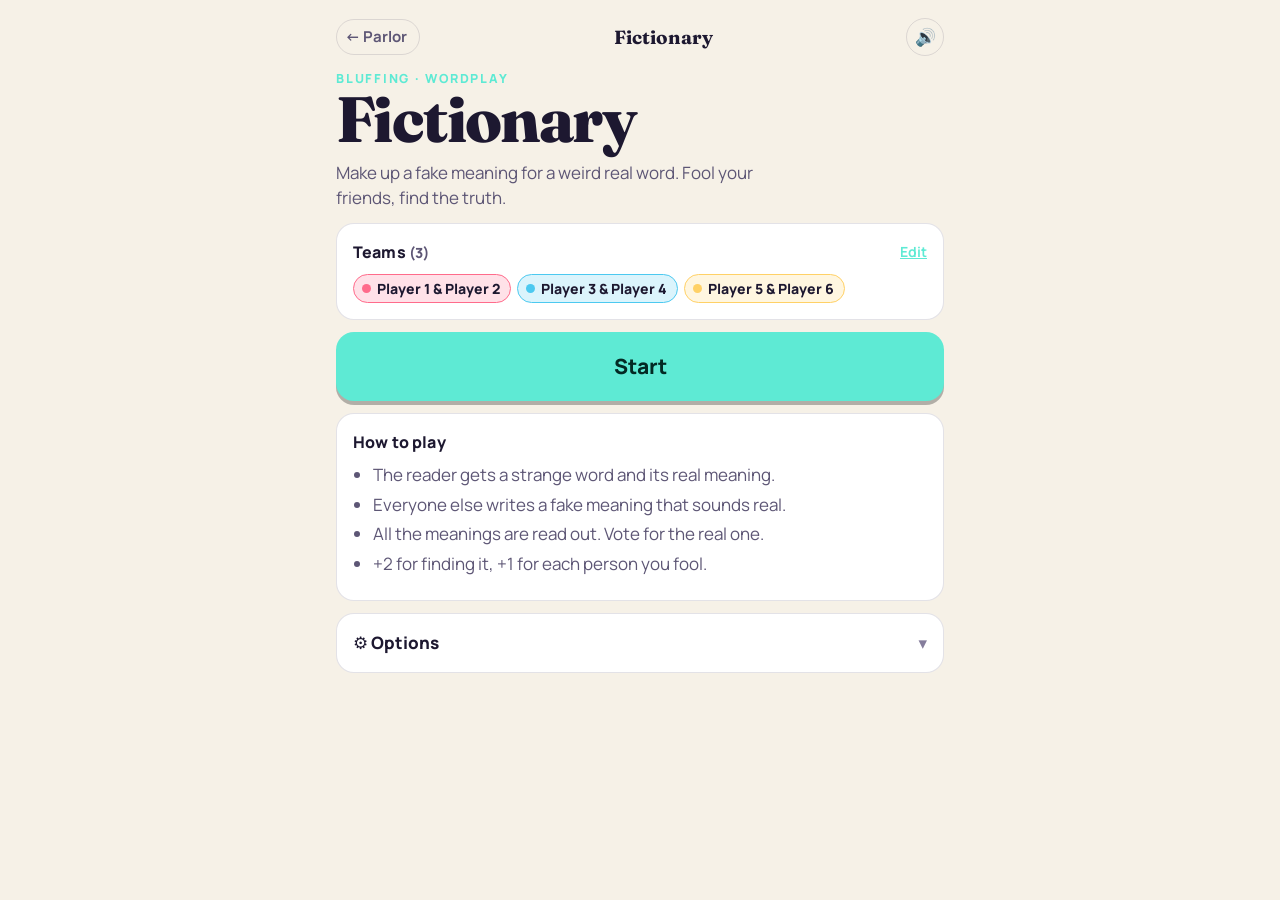
<file: games/fictionary.html>
<!doctype html>
<html lang="en">
<head>
<meta charset="utf-8">
<meta name="viewport" content="width=device-width, initial-scale=1, viewport-fit=cover">
<title>Fictionary · Parlor</title>
<meta name="theme-color" content="#14111f">
<link rel="icon" href="data:image/svg+xml,<svg xmlns='http://www.w3.org/2000/svg' viewBox='0 0 100 100'><text y='.9em' font-size='90'>📖</text></svg>">
<link rel="preconnect" href="https://fonts.googleapis.com"><link rel="preconnect" href="https://fonts.gstatic.com" crossorigin>
<link href="https://fonts.googleapis.com/css2?family=Fraunces:ital,opsz,wght@0,9..144,600;0,9..144,700;0,9..144,800;1,9..144,600&family=Manrope:wght@500;600;700;800&display=swap" rel="stylesheet">
<link rel="stylesheet" href="../assets/css/parlor.css">
<style>
.dword{font-family:var(--display);font-weight:800;font-size:clamp(40px,12vw,64px);line-height:1;letter-spacing:-.02em}
.pos{font-family:var(--display);font-style:italic;color:var(--mute);font-size:18px}
.defs{list-style:none;padding:0;margin:0;display:grid;gap:8px;text-align:left}
.defs li{display:flex;gap:12px;background:var(--panel);border:1px solid var(--line);border-radius:14px;padding:12px 14px;font-size:17px}
.defs li b{font-family:var(--display);color:var(--acc);font-size:22px;line-height:1.1;min-width:22px}
.defs li.real{border-color:var(--good);background:color-mix(in srgb,var(--good) 14%,var(--panel))}
.defs li .by{display:block;font-size:13px;color:var(--mute);margin-top:4px;font-weight:700}
.votes{display:flex;flex-wrap:wrap;gap:5px}
.votes button{width:38px;height:38px;border-radius:10px;border:1.5px solid var(--line);font-weight:800}
.votes button[aria-pressed="true"]{background:var(--acc);color:var(--acc-ink);border-color:transparent}
.votes button:disabled{opacity:.25}
.vrow{padding:10px 0;border-top:1px solid var(--line)} .vrow:first-child{border-top:0}
.step{display:inline-flex;align-items:center;gap:6px}
.step button{width:34px;height:34px;border-radius:10px;border:1.5px solid var(--line);font-weight:800;font-size:18px}
.step b{min-width:20px;text-align:center;font-family:var(--display);font-size:20px}
.mark{border:1.5px solid var(--line);border-radius:10px;padding:6px 10px;font-weight:700;font-size:13px}
.mark[aria-pressed="true"]{background:var(--good);color:#032015;border-color:transparent}
</style>
</head>
<body>
<main class="wrap" id="app"></main>
<script src="../assets/data/fictionary.js"></script>
<script src="../assets/js/parlor.js"></script>
<script>
const app = GN.page({ title:"Fictionary", accent:"#5eead4", accentInk:"#032a24" });
const WORDS = ((window.GN_DATA && GN_DATA.words) || []).filter(w => w.w !== "Gongoozler"); // used as the example on the intro screen
const cfg = Object.assign({ mode:"type", rounds:1, timer:120 }, GN.get("fictionary.cfg", {}));
const save = () => GN.set("fictionary.cfg", cfg);
let G = null;

function setup(){
  GN.render(`<div class="stack">
    <div><div class="kicker">Bluffing · wordplay</div><h1>Fictionary</h1>
    <p class="lede">Make up a fake meaning for a weird real word. Fool your friends, find the truth.</p></div>
    <div id="roster"></div>
    <button class="btn primary big block" id="go">Start</button>
    <div class="card rules"><h3>How to play</h3><ul>
      <li>The reader gets a strange word and its real meaning.</li>
      <li>Everyone else writes a fake meaning that sounds real.</li>
      <li>All the meanings are read out. Vote for the real one.</li>
      <li>+2 for finding it, +1 for each person you fool.</li></ul></div>
    <details class="card"><summary>⚙️ Options</summary>
      <div class="setting"><div class="lab">Write fakes on</div>${GN.seg("mode", ["type", "paper"], cfg.mode, v => v === "type" ? "This phone" : "Paper")}</div>
      <div class="setting"><div class="lab">Turns as reader</div>${GN.seg("rounds", [1, 2, 3], cfg.rounds)}</div>
      ${cfg.mode === "paper" ? `<div class="setting"><div class="lab">Writing timer</div>${GN.seg("timer", [0, 90, 120, 180], cfg.timer, v => v ? v / 60 + " min" : "Off")}</div>` : ""}</details>
  </div>`);
  GN.rosterBlock(GN.$("#roster"), { minSides:3 });
  GN.bindSegs(app, cfg, () => { save(); setup(); });
  GN.$("#go").onclick = start;
}
function start(){
  const sides = GN.sides(); if (sides.length < 3) return GN.toast("Fictionary needs at least 3 sides");
  G = { sides, scores:sides.map(() => 0), turn:0, total:sides.length * cfg.rounds, dealer:GN.dealer("fictionary", WORDS, w => w.w) };
  GN._wantWake = true; GN.wake(true);
  turn();
}
const others = ri => G.sides.map((_, i) => i).filter(i => i !== ri);
function turn(){
  if (G.turn >= G.total) return GN.finish({ gameId:"fictionary", gameName:"Fictionary", sides:G.sides, scores:G.scores, onRematch:start });
  const ri = G.turn % G.sides.length, s = G.sides[ri];
  GN.handoff({ to:s.name, color:s.color, emoji:"📖", msg:"You're the reader. The real definition is on the next screen. Keep it hidden.", button:"Show me the word", onReady:() => reader(ri, G.dealer.next(), 2) });
}
function reader(ri, W, skips){
  GN.stage(`<div class="wrap" style="width:100%">
    <div class="kicker">Reader only</div>
    <div class="dword" style="margin-top:16px">${GN.esc(W.w)}</div><div class="pos">${GN.esc(W.pos || "")}</div>
    <div class="card" style="margin:18px 0;text-align:left"><div class="small muted">Real definition</div><div style="font-size:19px;font-weight:700;margin-top:4px">${GN.esc(W.d)}</div></div>
    <p class="small muted">Already know this word? Skip it.</p>
    <div class="btns two"><button class="btn" id="skip" ${skips ? "" : "disabled"}>Skip (${skips})</button><button class="btn primary" id="ok">Announce it</button></div></div>`);
  GN.$("#skip").onclick = () => reader(ri, G.dealer.next(), skips - 1);
  GN.$("#ok").onclick = () => announce(ri, W);
}
function announce(ri, W){
  GN.stage(`<div class="wrap" style="width:100%">
    <div class="kicker">Today's word</div><div class="dword" style="margin:14px 0 4px">${GN.esc(W.w)}</div><div class="pos">${GN.esc(W.pos || "")}</div>
    <p class="lede" style="margin:18px auto">${cfg.mode === "type" ? "Everyone except the reader will type a fake definition, one at a time." : "Everyone except the reader: write a fake definition on paper and hand it to the reader."}</p>
    <div class="btns">${cfg.mode === "type" ? `<button class="btn primary big" id="ok">Start writing</button>` : `<button class="btn primary big" id="ok">${cfg.timer ? "Start the " + cfg.timer / 60 + "-minute timer" : "Everyone's written"}</button>`}</div></div>`);
  GN.$("#ok").onclick = () => cfg.mode === "type" ? writeFake(ri, W, 0, []) : paperTimer(ri, W);
}
/* ---------- typing mode ---------- */
function writeFake(ri, W, k, fakes){
  const ws = others(ri);
  if (k >= ws.length) return readAloud(ri, W, fakes);
  const si = ws[k], s = G.sides[si];
  GN.handoff({ to:s.name, color:s.color, emoji:"✍️", msg:`Write a fake definition for <b>${GN.esc(W.w)}</b> <i>(${GN.esc(W.pos || "")})</i>.`, button:"Write mine", onReady:() => {
    const el = GN.stage(`<div class="wrap" style="width:100%;text-align:left">
      <div class="kicker">${GN.esc(s.name)} · secret</div><div class="dword" style="font-size:40px;margin:8px 0 2px">${GN.esc(W.w)}</div><div class="pos">${GN.esc(W.pos || "")}</div>
      <textarea class="input" id="d" maxlength="160" placeholder="Sound like a dictionary…" style="margin-top:14px"></textarea>
      <p class="tiny muted">Short and confident works best.</p>
      <div class="btns"><button class="btn primary big" id="ok" disabled>Submit</button></div></div>`);
    const d = GN.$("#d", el); d.oninput = () => GN.$("#ok").disabled = d.value.trim().length < 3; setTimeout(() => d.focus(), 80);
    GN.$("#ok").onclick = () => { let t = d.value.trim(); t = t[0].toUpperCase() + t.slice(1); if (!/[.!?]$/.test(t)) t += "."; fakes.push({ si, d:t }); GN.sfx.good(); writeFake(ri, W, k + 1, fakes); };
  } });
}
function readAloud(ri, W, fakes){
  const list = GN.shuffle([{ real:true, d:W.d }, ...fakes]);
  GN.stage(`<div class="wrap" style="width:100%">
    <div class="kicker">${GN.esc(G.sides[ri].name)}, read these out</div>
    <div class="dword" style="font-size:40px;margin:8px 0 2px">${GN.esc(W.w)}</div><div class="pos" style="margin-bottom:14px">${GN.esc(W.pos || "")}</div>
    <ol class="defs">${list.map((x, i) => `<li><b>${i + 1}</b><span>${GN.esc(x.d)}</span></li>`).join("")}</ol>
    <p class="muted">On three, hold up fingers for the one you think is real.</p>
    <div class="btns"><button class="btn primary big" id="ok">Enter votes</button></div></div>`);
  GN.$("#ok").onclick = () => voting(ri, W, fakes, list);
}
function voting(ri, W, fakes, list){
  const votes = {}; const voters = others(ri);
  const own = si => list.findIndex(x => x.si === si);
  const draw = () => {
    GN.stage(`<div class="wrap" style="width:100%;text-align:left">
      <div class="kicker center">Who voted for which?</div>
      <div class="card" style="margin-top:12px">${voters.map(si => `<div class="vrow"><div style="margin-bottom:6px">${GN.sidePill(G.sides[si])}</div>
        <div class="votes">${list.map((x, i) => `<button data-s="${si}" data-v="${i}" aria-pressed="${votes[si] === i}" ${own(si) === i ? "disabled" : ""}>${i + 1}</button>`).join("")}</div></div>`).join("")}</div>
      <div class="btns"><button class="btn primary big" id="ok" ${voters.every(si => votes[si] != null) ? "" : "disabled"}>Reveal the truth</button></div></div>`);
    GN.$$(".votes button").forEach(b => b.onclick = () => { votes[b.dataset.s] = +b.dataset.v; GN.sfx.tap(); draw(); });
    GN.$("#ok").onclick = () => {
      const delta = G.sides.map(() => 0); let found = 0;
      voters.forEach(si => { const pick = list[votes[si]]; if (pick.real) { delta[si] += 2; found++; } else delta[pick.si] += 1; });
      if (!found) delta[ri] += 3;
      settle(ri, W, delta, list, votes, found);
    };
  };
  draw();
}
/* ---------- paper mode ---------- */
function paperTimer(ri, W){
  if (!cfg.timer) return paperTally(ri, W);
  let T;
  GN.stage(`<div class="wrap" style="width:100%"><div class="dword" style="font-size:40px">${GN.esc(W.w)}</div><div class="pos">${GN.esc(W.pos || "")}</div>
    <div class="clock" id="clk" style="font-size:90px;margin:20px 0">${GN.fmtTime(cfg.timer)}</div>
    <div class="btns"><button class="btn primary big" id="ok">Everyone's done</button></div></div>`);
  T = GN.timer({ seconds:cfg.timer, warn:10, onTick:l => { const c = GN.$("#clk"); if (c) { c.textContent = GN.fmtTime(l); c.classList.toggle("low", l <= 15); } }, onEnd:() => { GN.sfx.buzz(); GN.toast("Pens down!"); } });
  GN.$("#ok").onclick = () => { T.stop(); paperTally(ri, W); };
}
function paperTally(ri, W){
  const st = {}; others(ri).forEach(si => st[si] = { found:false, fooled:0 });
  const draw = () => {
    GN.stage(`<div class="wrap" style="width:100%;text-align:left">
      <div class="kicker center">Read all the slips plus the real one, vote, then tally</div>
      <div class="card" style="margin-top:12px">${others(ri).map(si => `<div class="vrow"><div class="row between">${GN.sidePill(G.sides[si])}</div>
        <div class="row between" style="margin-top:8px"><button class="mark" data-f="${si}" aria-pressed="${st[si].found}">${st[si].found ? "✓ Found the real one" : "Found the real one?"}</button>
        <span class="step"><span class="small muted">fooled</span><button data-m="${si}">−</button><b>${st[si].fooled}</b><button data-p="${si}">+</button></span></div></div>`).join("")}</div>
      <div class="btns"><button class="btn primary big" id="ok">Score it</button></div></div>`);
    GN.$$("[data-f]").forEach(b => b.onclick = () => { st[b.dataset.f].found = !st[b.dataset.f].found; draw(); });
    GN.$$("[data-m]").forEach(b => b.onclick = () => { st[b.dataset.m].fooled = Math.max(0, st[b.dataset.m].fooled - 1); draw(); });
    GN.$$("[data-p]").forEach(b => b.onclick = () => { st[b.dataset.p].fooled++; draw(); });
    GN.$("#ok").onclick = () => {
      const delta = G.sides.map(() => 0); let found = 0;
      Object.entries(st).forEach(([si, x]) => { delta[si] += (x.found ? 2 : 0) + x.fooled; if (x.found) found++; });
      if (!found) delta[ri] += 3;
      settle(ri, W, delta, null, null, found);
    };
  };
  draw();
}
function settle(ri, W, delta, list, votes, found){
  delta.forEach((d, i) => G.scores[i] += d); G.turn++;
  found ? GN.sfx.good() : GN.sfx.win();
  const tally = list ? list.map((x, i) => ({ x, n:Object.values(votes).filter(v => v === i).length })) : null;
  GN.stage(`<div class="wrap" style="width:100%">
    <div class="kicker">${GN.esc(W.w)} really means</div>
    <div class="card" style="margin:12px 0;font-size:19px;font-weight:700">${GN.esc(W.d)}</div>
    <p>${found ? `${found} found the real one.` : `Nobody found it! ${GN.esc(G.sides[ri].name)} gets +3.`}</p>
    ${tally ? `<ol class="defs">${tally.map(({ x, n }, i) => `<li class="${x.real ? "real" : ""}"><b>${i + 1}</b><span class="grow">${GN.esc(x.d)}<span class="by">${x.real ? "✓ The real one" : "by " + GN.esc(G.sides[x.si].name)} · ${n} vote${n === 1 ? "" : "s"}</span></span></li>`).join("")}</ol>` : ""}
    <div class="card" style="text-align:left;margin-top:14px">${GN.board(G.sides, G.scores, { delta })}</div>
    <div class="btns"><button class="btn primary big" id="next">${G.turn >= G.total ? "Final scores 🏆" : "Next reader"}</button></div></div>`);
  GN.$("#next").onclick = turn;
}
setup();
</script>
</body>
</html>
</file>
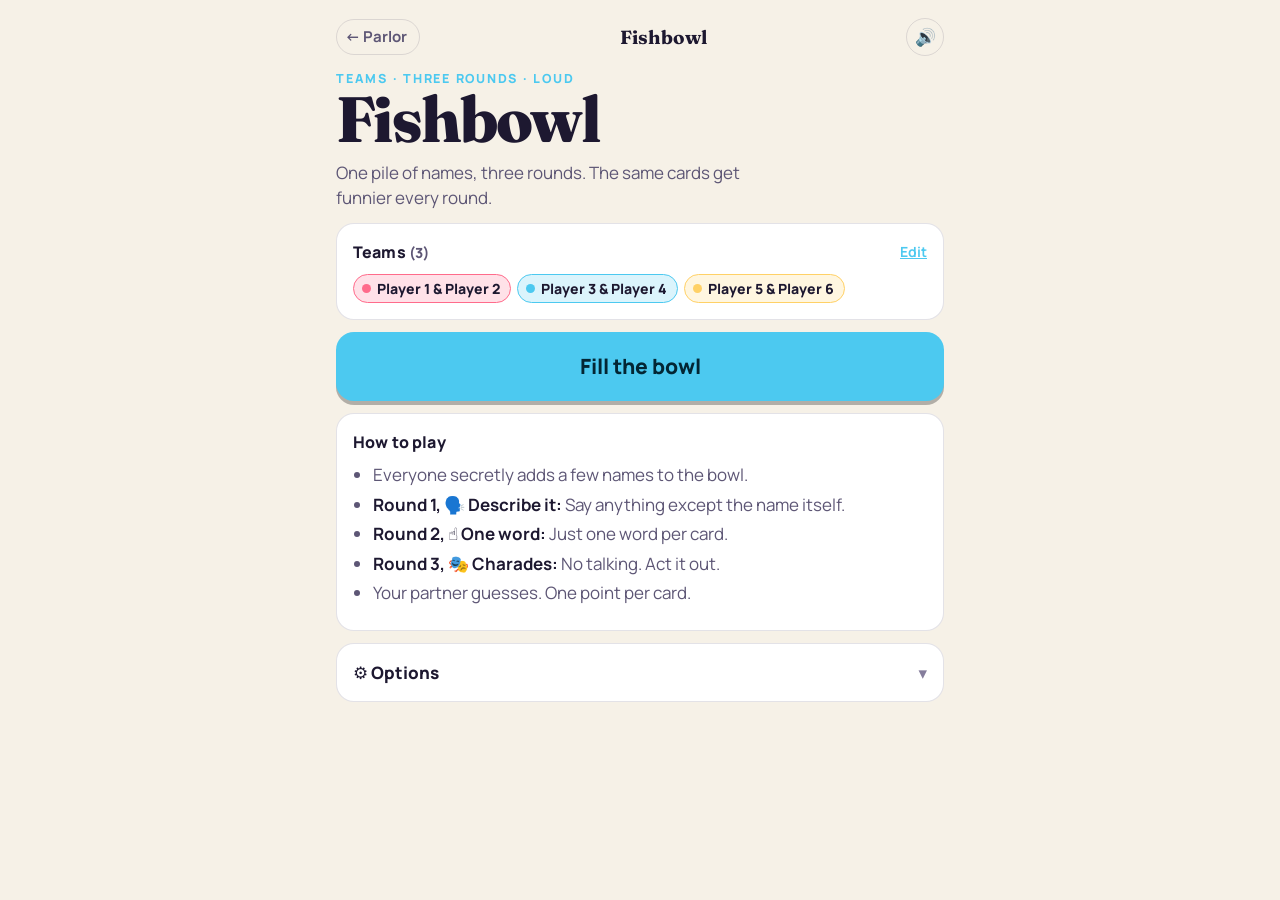
<file: games/fishbowl.html>
<!doctype html>
<html lang="en">
<head>
<meta charset="utf-8">
<meta name="viewport" content="width=device-width, initial-scale=1, viewport-fit=cover">
<title>Fishbowl · Parlor</title>
<meta name="theme-color" content="#14111f">
<link rel="icon" href="data:image/svg+xml,<svg xmlns='http://www.w3.org/2000/svg' viewBox='0 0 100 100'><text y='.9em' font-size='90'>🐟</text></svg>">
<link rel="preconnect" href="https://fonts.googleapis.com"><link rel="preconnect" href="https://fonts.gstatic.com" crossorigin>
<link href="https://fonts.googleapis.com/css2?family=Fraunces:opsz,wght@9..144,600;9..144,700;9..144,800&family=Manrope:wght@500;600;700;800&display=swap" rel="stylesheet">
<link rel="stylesheet" href="../assets/css/parlor.css">
<style>
.roundcard{border-radius:20px;padding:16px;background:var(--panel2);border:1px solid var(--line);text-align:left}
.roundcard .num{font-family:var(--display);font-weight:800;font-size:40px;color:var(--acc);line-height:1}
.decks{display:flex;flex-wrap:wrap;gap:6px}
.play .hud{display:flex;justify-content:space-between;width:100%;max-width:560px;align-items:center;font-weight:800}
.play .bigcard{width:100%;max-width:560px;margin:18px 0}
.guessers{width:100%;max-width:560px}
.entry{display:grid;gap:8px}
</style>
</head>
<body>
<main class="wrap" id="app"></main>
<script src="../assets/data/decks_a.js"></script>
<script src="../assets/data/decks_b.js"></script>
<script src="../assets/data/decks_c.js"></script>
<script src="../assets/js/parlor.js"></script>
<script>
const app = GN.page({ title:"Fishbowl", accent:"#4cc9f0", accentInk:"#032634" });
const DECKS = (window.GN_DATA && GN_DATA.decks || []).filter(d => d.cards && d.cards.length);
const ROUNDS = [
  { n:"Describe it", e:"🗣️", r:"Say anything except the name itself." },
  { n:"One word", e:"☝️", r:"Just one word per card." },
  { n:"Charades", e:"🎭", r:"No talking. Act it out." },
  { n:"Sounds only", e:"🎵", r:"Noises only. No words, no moving." },
];
const cfg = Object.assign({ source:"mix", per:4, len:60, fourth:false, passes:1, decks:DECKS.filter(d => d.q20).map(d => d.id) }, GN.get("fishbowl.cfg", {}));
const save = () => GN.set("fishbowl.cfg", cfg);
let G = null, OPTS = false;

function setup(){
  const n = GN.roster().players.length;
  GN.render(`<div class="stack">
    <div><div class="kicker">Teams · three rounds · loud</div><h1>Fishbowl</h1>
    <p class="lede">One pile of names, three rounds. The same cards get funnier every round.</p></div>
    <div id="roster"></div>
    <button class="btn primary big block" id="go">Fill the bowl</button>
    <div class="card rules"><h3>How to play</h3><ul>
      <li>Everyone secretly adds a few names to the bowl.</li>
      ${ROUNDS.slice(0, cfg.fourth ? 4 : 3).map((r, i) => `<li><b>Round ${i + 1}, ${r.e} ${r.n}:</b> ${r.r}</li>`).join("")}
      <li>${GN.isPairs() ? "Your partner guesses." : "Anyone can guess. Tap who got it."} One point per card.</li></ul></div>
    <details class="card" id="opts" ${OPTS ? "open" : ""}><summary>⚙️ Options</summary>
      <div class="setting" style="margin-top:10px"><div class="lab">Where cards come from</div>${GN.seg("source", ["write", "mix", "decks"], cfg.source, v => ({ write:"We write", mix:"Half & half", decks:"All from decks" })[v])}</div>
      <div class="setting"><div class="lab">Cards per player<small>${n * cfg.per} cards total</small></div>${GN.seg("per", [3, 4, 5, 6], cfg.per)}</div>
      <div class="setting"><div class="lab">Turn length</div>${GN.seg("len", [45, 60, 75], cfg.len, v => v + "s")}</div>
      <div class="setting"><div class="lab">Passes per turn</div>${GN.seg("passes", [0, 1, 2], cfg.passes)}</div>
      <div class="setting"><div class="lab">Bonus 4th round<small>Sounds only</small></div>${GN.seg("fourth", [false, true], cfg.fourth, v => v ? "On" : "Off")}</div>
      <div id="deckpick" ${cfg.source === "write" ? "hidden" : ""}><div class="setting" style="display:block"><div class="lab" style="margin-bottom:8px">Decks to draw from</div><div class="decks">${DECKS.map(d => `<button class="chip" data-d="${d.id}" aria-pressed="${cfg.decks.includes(d.id)}">${d.emoji} ${GN.esc(d.name)}</button>`).join("")}</div></div></div>
    </details>
  </div>`);
  GN.$("#opts").ontoggle = e => OPTS = e.target.open;
  GN.rosterBlock(GN.$("#roster"), { onChange:setup });
  GN.bindSegs(app, cfg, () => { save(); setup(); });
  GN.$$("[data-d]").forEach(b => b.onclick = () => { const id = b.dataset.d; cfg.decks = cfg.decks.includes(id) ? cfg.decks.filter(x => x !== id) : [...cfg.decks, id]; if (!cfg.decks.length) cfg.decks = [id]; save(); b.setAttribute("aria-pressed", cfg.decks.includes(id)); });
  GN.$("#go").onclick = start;
}

function start(){
  const sides = GN.sides(), players = GN.roster().players;
  if (sides.length < 2) return GN.toast("Need at least 2 sides");
  G = { sides, players, scores:sides.map(() => 0), pscores:{}, rot:GN.rotation(sides), cards:[], round:0, bowl:[], carry:0, nRounds:cfg.fourth ? 4 : 3 };
  const written = cfg.source === "write" ? cfg.per : cfg.source === "mix" ? Math.ceil(cfg.per / 2) : 0;
  const fromDeck = players.length * cfg.per - players.length * written;
  if (fromDeck > 0) {
    const pool = DECKS.filter(d => cfg.decks.includes(d.id)).flatMap(d => d.cards.map(c => c[0]));
    G.cards.push(...GN.deal("fishbowl", pool, fromDeck));
  }
  GN._wantWake = true; GN.wake(true);
  if (written) collect(0, written); else beginRound();
}
function collect(pi, k){
  if (pi >= G.players.length) return beginRound();
  const p = G.players[pi];
  GN.handoff({ to:p, emoji:"✍️", color:GN.color(pi), msg:`Secretly add ${k} name${k > 1 ? "s" : ""} everyone will know.`, button:"Write my cards", onReady:() => {
    const sugg = GN.shuffle(DECKS.filter(d => d.q20).flatMap(d => d.cards.map(c => c[0]))).slice(0, 3);
    const el = GN.stage(`<div class="wrap" style="width:100%;text-align:left">
      <div class="kicker">${GN.esc(p)} · secret</div><h2 style="margin:6px 0 12px">Your cards for the bowl</h2>
      <div class="entry">${Array.from({ length:k }, (_, i) => `<input class="input" data-k="${i}" maxlength="40" autocomplete="off" autocapitalize="words" placeholder="Card ${i + 1}" enterkeyhint="${i === k - 1 ? "done" : "next"}">`).join("")}</div>
      <p class="tiny muted">Stuck? Try ${sugg.map(GN.esc).join(", ")}… <button class="link tiny" id="fill">Fill blanks for me</button></p>
      <div class="btns"><button class="btn primary big" id="done" disabled>Into the bowl 🐟</button></div></div>`);
    const ins = GN.$$("input", el); const check = () => GN.$("#done").disabled = ins.some(i => !i.value.trim());
    ins.forEach((inp, i) => { inp.oninput = check; inp.onkeydown = e => { if (e.key === "Enter") { e.preventDefault(); (ins[i + 1] || inp).focus(); if (!ins[i + 1]) inp.blur(); } }; });
    GN.$("#fill").onclick = () => { const pool = DECKS.filter(d => d.q20).flatMap(d => d.cards.map(c => c[0])); ins.forEach(i => { if (!i.value.trim()) i.value = GN.pick(pool); }); check(); };
    GN.$("#done").onclick = () => {
      const have = new Set(G.cards.map(GN.norm));
      ins.forEach(i => { let v = i.value.trim(); if (have.has(GN.norm(v))) return; have.add(GN.norm(v)); G.cards.push(v); });
      GN.sfx.good(); collect(pi + 1, k);
    };
    setTimeout(() => ins[0].focus(), 80);
  } });
}

function beginRound(){
  G.bowl = GN.shuffle(G.cards);
  const R = ROUNDS[G.round];
  GN.stage(`<div class="wrap" style="width:100%">
    <div class="kicker">Round ${G.round + 1} of ${G.nRounds}</div>
    <div style="font-size:70px;margin:8px 0">${R.e}</div>
    <h1 style="font-size:clamp(40px,11vw,60px)">${R.n}</h1>
    <p class="lede" style="margin:12px auto">${R.r}</p>
    <p class="muted">${G.cards.length} cards in the bowl.</p>
    ${G.round ? `<div class="card" style="text-align:left;margin-top:14px">${GN.board(G.sides, G.scores, { sort:true })}</div>` : ""}
    <div class="btns"><button class="btn primary big" id="go">Let's go</button></div></div>`);
  GN.$("#go").onclick = turnIntro;
}
function turnIntro(){
  const si = G.rot.side(), s = G.sides[si], cluer = G.rot.member(si), partner = G.rot.partner(si);
  const secs = G.carry > 5 ? Math.ceil(G.carry) : cfg.len; G.carry = 0;
  GN.handoff({ to:cluer, color:s.color, emoji:ROUNDS[G.round].e,
    msg:`${partner ? `You're giving clues to <b>${GN.esc(partner)}</b>.` : "You're giving clues. Anyone can shout it out."}<br>Round ${G.round + 1}: <b>${ROUNDS[G.round].n}</b>. ${secs !== cfg.len ? `<br>You have <b>${secs}s</b> left over from last round.` : ""}<br><span class="small">${G.bowl.length} cards left in the bowl</span>`,
    button:"Start the clock", onReady:() => GN.countdown(ROUNDS[G.round].n, "", () => play(si, cluer, partner, secs)) });
}
function play(si, cluer, partner, secs){
  const s = G.sides[si]; let got = [], passes = 0, card = G.bowl.pop(), T = null, busy = false;
  const solo = !partner;
  const others = solo ? G.players.filter(p => p !== cluer) : [];
  const el = GN.stage(`<div class="play" style="width:100%;display:flex;flex-direction:column;align-items:center">
    <div class="hud"><span>${GN.esc(s.name)} · <span id="cnt">0</span></span><span class="clock" id="clk" style="font-size:34px">${secs}</span><span class="small muted">${ROUNDS[G.round].e} ${ROUNDS[G.round].n}</span></div>
    <div class="tbar" style="width:100%;max-width:560px;margin-top:8px"><i id="bar"></i></div>
    <div class="bigcard"><div class="meta">${G.bowl.length + 1} in the bowl</div><div class="word" id="word"></div></div>
    ${solo ? `<div class="guessers"><div class="small muted" style="margin-bottom:8px">Who got it? Tap them.</div><div class="sidegrid">${others.map((p, i) => `<button class="sidebtn" data-p="${GN.esc(p)}" style="--sc:${GN.color(G.players.indexOf(p))}">${GN.esc(p)}</button>`).join("")}</div></div>`
      : `<button class="btn good big block" id="ok" style="max-width:560px;width:100%">Got it ✓</button>`}
    <div class="row" style="margin-top:14px;justify-content:center"><button class="btn sm" id="pass" ${cfg.passes ? "" : "hidden"}>Pass (${cfg.passes} left)</button><button class="btn sm ghost" id="pause">Pause</button></div></div>`);
  const show = () => { GN.$("#word").textContent = card; GN.$(".meta", el).textContent = (G.bowl.length + 1) + " in the bowl"; };
  show();
  const scored = guesser => {
    if (busy || !card) return; busy = true;
    got.push({ card, guesser }); GN.sfx.good(); GN.vibe(40);
    G.scores[si]++; if (solo && guesser) { const gs = GN.sideOfPlayer(G.sides, guesser); if (gs) G.scores[G.sides.indexOf(gs)]++; }
    GN.$("#cnt").textContent = got.length;
    if (!G.bowl.length) { card = null; G.carry = T.left; T.stop(); return roundOver(si, got); }
    card = G.bowl.pop(); show(); setTimeout(() => busy = false, 250);
  };
  if (solo) GN.$$("[data-p]", el).forEach(b => b.onclick = () => scored(b.dataset.p)); else GN.$("#ok").onclick = () => scored(null);
  GN.$("#pass").onclick = () => { if (passes >= cfg.passes || !G.bowl.length) return GN.toast(G.bowl.length ? "No passes left" : "Last card, no passing!"); passes++; G.bowl.unshift(card); card = G.bowl.pop(); GN.sfx.pass(); show(); GN.$("#pass").textContent = `Pass (${cfg.passes - passes} left)`; };
  GN.$("#pause").onclick = () => { if (T.paused) { T.resume(); GN.$("#pause").textContent = "Pause"; } else { T.pause(); GN.$("#pause").textContent = "Resume"; } };
  T = GN.timer({ seconds:secs, onTick:left => { const c = GN.$("#clk"); if (!c) return; c.textContent = Math.ceil(left); c.classList.toggle("low", left <= 10); GN.$("#bar").style.width = (left / secs * 100) + "%"; },
    onEnd:() => { GN.sfx.buzz(); GN.vibe(300); if (card) G.bowl.push(card); G.bowl = GN.shuffle(G.bowl); G.carry = 0; turnSummary(si, got); } });
}
function turnSummary(si, got){
  GN.stage(`<div class="wrap" style="width:100%">
    <div class="kicker">Time!</div><div class="display" style="font-size:80px;color:var(--acc)">+${got.length}</div>
    <p class="muted">${got.length ? got.map(g => GN.esc(g.card) + (g.guesser ? ` <span class="tiny">(${GN.esc(g.guesser)})</span>` : "")).join(" · ") : "Nothing this time."}</p>
    <p><b>${G.bowl.length}</b> card${G.bowl.length === 1 ? "" : "s"} left in round ${G.round + 1}.</p>
    <div class="card" style="text-align:left">${GN.board(G.sides, G.scores, { up:si })}</div>
    <div class="btns"><button class="btn primary big" id="next">Next turn</button></div></div>`);
  GN.$("#next").onclick = () => { G.rot.advance(); turnIntro(); };
}
function roundOver(si, got){
  GN.sfx.win();
  const last = G.round + 1 >= G.nRounds;
  GN.stage(`<div class="wrap" style="width:100%">
    <div style="font-size:60px">🫙</div><div class="kicker">The bowl is empty</div><h2 style="margin:6px 0">Round ${G.round + 1} complete</h2>
    <p class="muted">${GN.esc(G.sides[si].name)} cleared the last ${got.length} card${got.length === 1 ? "" : "s"}${!last && G.carry > 5 ? ` and keeps <b>${Math.ceil(G.carry)}s</b> for round ${G.round + 2}` : ""}.</p>
    <div class="card" style="text-align:left">${GN.board(G.sides, G.scores, { sort:true })}</div>
    <div class="btns"><button class="btn primary big" id="next">${last ? "Final scores 🏆" : "On to round " + (G.round + 2)}</button></div></div>`);
  GN.$("#next").onclick = () => {
    if (last) return GN.finish({ gameId:"fishbowl", gameName:"Fishbowl", sides:G.sides, scores:G.scores, onRematch:start });
    G.round++; if (G.carry <= 5) { G.carry = 0; G.rot.advance(); } beginRound();
  };
}
setup();
</script>
</body>
</html>
</file>
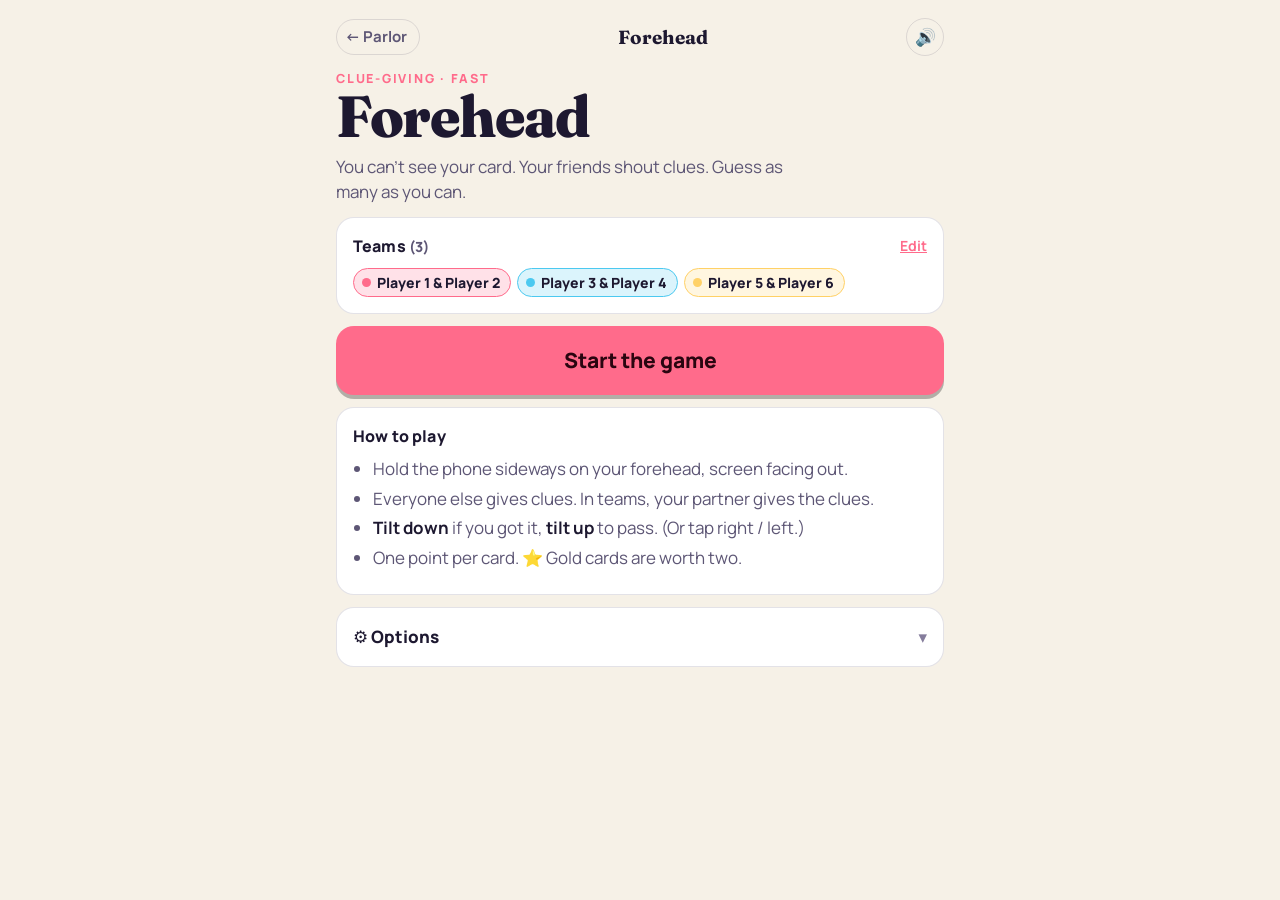
<file: games/forehead.html>
<!doctype html>
<html lang="en">
<head>
<meta charset="utf-8">
<meta name="viewport" content="width=device-width, initial-scale=1, viewport-fit=cover">
<title>Forehead · Parlor</title>
<meta name="theme-color" content="#14111f">
<link rel="icon" href="data:image/svg+xml,<svg xmlns='http://www.w3.org/2000/svg' viewBox='0 0 100 100'><text y='.9em' font-size='90'>🤳</text></svg>">
<link rel="preconnect" href="https://fonts.googleapis.com"><link rel="preconnect" href="https://fonts.gstatic.com" crossorigin>
<link href="https://fonts.googleapis.com/css2?family=Fraunces:opsz,wght@9..144,600;9..144,700;9..144,800&family=Manrope:wght@500;600;700;800&display=swap" rel="stylesheet">
<link rel="stylesheet" href="../assets/css/parlor.css">
<style>
.decks{display:grid;grid-template-columns:repeat(auto-fill,minmax(150px,1fr));gap:8px}
.deck{text-align:left;border:2px solid var(--line);border-radius:14px;padding:10px 12px;background:var(--panel2);display:flex;gap:10px;align-items:center}
.deck .e{font-size:22px}
.deck .n{font-weight:800;font-size:14.5px;line-height:1.15}
.deck .c{font-size:12px;color:var(--mute)}
.deck[aria-pressed="true"]{border-color:var(--acc);background:color-mix(in srgb,var(--acc) 16%,var(--panel2))}
#play{background:var(--acc);color:var(--acc-ink);transition:background .15s;user-select:none;-webkit-user-select:none;touch-action:manipulation;overflow:hidden}
#play.ok{background:var(--good)} #play.pass{background:#ff9f43} #play.foul{background:var(--bad)}
.hud{position:absolute;top:calc(env(safe-area-inset-top,0px) + 8px);left:0;right:0;display:flex;justify-content:space-between;align-items:center;padding:0 18px;
  font-family:var(--display);font-weight:800;font-size:26px;pointer-events:none;z-index:2}
.hud .clock.low{color:#7a0010}
.cardw{font-family:var(--display);font-weight:800;line-height:1;font-size:min(15vw,24vh);max-width:94vw;overflow-wrap:anywhere;text-wrap:balance}
.cardw.long{font-size:min(10.5vw,17vh)}
.deckname{font-weight:800;opacity:.6;letter-spacing:.12em;text-transform:uppercase;font-size:min(3.4vw,4vh);margin-bottom:1.5vh}
#play .taboo span{background:rgba(0,0,0,.2);font-size:min(4.6vw,5.4vh)}
#play .taboo .lab{width:100%;font-weight:800;opacity:.7;font-size:min(3.2vw,3.8vh)}
.flash{font-family:var(--display);font-weight:800;font-size:min(18vw,26vh);color:#fff}
.zones{position:absolute;inset:0;display:flex;z-index:1}
.zones button{flex:1;color:transparent}
.ctrls{position:absolute;bottom:calc(env(safe-area-inset-bottom,0px) + 10px);left:0;right:0;display:flex;justify-content:center;gap:8px;z-index:3}
.ctrls button{border:2px solid rgba(0,0,0,.35);border-radius:999px;padding:7px 16px;font-weight:800;color:inherit;background:rgba(255,255,255,.15)}
.cluebtns{display:grid;grid-template-columns:1fr 1fr 1fr;gap:10px;width:min(560px,92vw);margin-top:4vh;position:relative;z-index:3}
.cluebtns button{border-radius:18px;padding:18px 8px;font-weight:800;font-size:19px;color:#14111f;box-shadow:0 5px 0 rgba(0,0,0,.25)}
.paused{position:absolute;inset:0;background:rgba(20,17,31,.92);color:var(--ink);display:flex;flex-direction:column;align-items:center;justify-content:center;gap:14px;z-index:5}
.rev{list-style:none;padding:0;margin:0;columns:2;column-gap:10px}
.rev li{break-inside:avoid;margin-bottom:6px}
.rev button{width:100%;text-align:left;padding:8px 10px;border-radius:10px;background:var(--panel2);font-weight:700;display:flex;gap:8px;align-items:center}
.rev button i{width:10px;height:10px;border-radius:50%;flex:none;background:var(--good)}
.rev button.pass{color:var(--mute);text-decoration:line-through} .rev button.pass i{background:#ff9f43}
.rev button.foul{color:var(--mute);text-decoration:line-through} .rev button.foul i{background:var(--bad)}
.rot{display:none}
@media (orientation:portrait){ .needland .rot{display:flex;position:absolute;inset:0;z-index:6;background:var(--acc);flex-direction:column;align-items:center;justify-content:center;gap:10px;padding:30px} }
</style>
</head>
<body>
<main class="wrap" id="app"></main>
<script src="../assets/data/decks_a.js"></script>
<script src="../assets/data/decks_b.js"></script>
<script src="../assets/data/decks_c.js"></script>
<script src="../assets/js/parlor.js"></script>
<script>
const app = GN.page({ title:"Forehead", accent:"#ff6b8b", accentInk:"#2a0510" });
const DECKS = (window.GN_DATA && GN_DATA.decks || []).filter(d => d.cards && d.cards.length);
const cfg = Object.assign({ decks:DECKS.map(d => d.id), known:DECKS.map(d => d.id), mode:"forehead", len:60, taboo:false, rounds:2, passes:0, golden:true, finale:false }, GN.get("forehead.cfg", {}));
// decks added since this device last played are switched on automatically
const known = new Set(cfg.known || []); DECKS.forEach(d => { if (!known.has(d.id) && !cfg.decks.includes(d.id)) cfg.decks.push(d.id); }); cfg.known = DECKS.map(d => d.id);
cfg.decks = cfg.decks.filter(id => DECKS.some(d => d.id === id)); if (!cfg.decks.length) cfg.decks = DECKS.map(d => d.id);
const save = () => GN.set("forehead.cfg", cfg);
let G = null; // game state

function setup(){
  GN.render(`
  <div class="stack">
    <div><div class="kicker">Clue-giving · fast</div><h1 style="font-size:clamp(40px,12vw,58px)">Forehead</h1>
    <p class="lede">You can't see your card. Your friends shout clues. Guess as many as you can.</p></div>
    <div id="roster"></div>
    <button class="btn primary big block" id="go">Start the game</button>
    <div class="card rules"><h3>How to play</h3><ul>
      <li>Hold the phone sideways on your forehead, screen facing out.</li>
      <li>Everyone else gives clues. ${GN.isPairs() ? "In teams, your partner gives the clues." : ""}</li>
      <li><b>Tilt down</b> if you got it, <b>tilt up</b> to pass. (Or tap right / left.)</li>
      <li>One point per card. ⭐ Gold cards are worth two.</li></ul></div>
    <details class="card"><summary>⚙️ Options</summary>
      <div class="setting" style="margin-top:10px"><div class="lab">Who holds the phone<small id="modeHint"></small></div>${GN.seg("mode", ["forehead", "clue"], cfg.mode, v => v === "forehead" ? "Guesser 🤳" : "Clue-giver 🗣️")}</div>
      <div class="setting"><div class="lab">Forbidden words<small>Say a listed word and lose a point.</small></div>${GN.seg("taboo", [false, true], cfg.taboo, v => v ? "On" : "Off")}</div>
      <div class="setting"><div class="lab">Turn length</div>${GN.seg("len", [45, 60, 90], cfg.len, v => v + "s")}</div>
      <div class="setting"><div class="lab">Turns each<small id="turnHint"></small></div>${GN.seg("rounds", [1, 2, 3], cfg.rounds)}</div>
      <div class="setting"><div class="lab">Passes per turn</div>${GN.seg("passes", [0, 3, 5], cfg.passes, v => v ? v : "∞")}</div>
      <div class="setting"><div class="lab">⭐ Gold cards</div>${GN.seg("golden", [true, false], cfg.golden, v => v ? "On" : "Off")}</div>
      <div class="setting"><div class="lab">🔥 Double-points last lap</div>${GN.seg("finale", [false, true], cfg.finale, v => v ? "On" : "Off")}</div>
      <div class="setting" style="display:block"><div class="row between"><div class="lab">Decks <small id="deckCount" style="display:inline"></small></div><span class="row"><button class="link small" id="all">All</button><button class="link small" id="none">None</button></span></div>
        <div class="decks" id="decks" style="margin-top:10px"></div></div>
    </details>
  </div>`);
  GN.rosterBlock(GN.$("#roster"), { onChange:hints });
  GN.bindSegs(app, cfg, () => { save(); hints(); });
  drawDecks(); hints();
  GN.$("#all").onclick = () => { cfg.decks = DECKS.map(d => d.id); save(); drawDecks(); };
  GN.$("#none").onclick = () => { cfg.decks = []; save(); drawDecks(); };
  GN.$("#go").onclick = start;
}
function hints(){
  const pairs = GN.isPairs();
  GN.$("#modeHint").textContent = cfg.mode === "forehead" ? "Phone on the guesser's forehead." : "The clue-giver holds it and describes.";
  const n = GN.roster().players.length;
  GN.$("#turnHint").textContent = `About ${Math.round(n * cfg.rounds * (cfg.len + 25) / 60)} min`;
}
function drawDecks(){
  const el = GN.$("#decks");
  el.innerHTML = DECKS.map(d => `<button class="deck" data-id="${d.id}" aria-pressed="${cfg.decks.includes(d.id)}"><span class="e">${d.emoji || "🃏"}</span><span><span class="n">${GN.esc(d.name)}</span><br><span class="c">${d.cards.length} cards</span></span></button>`).join("");
  GN.$$(".deck", el).forEach(b => b.onclick = () => { const id = b.dataset.id; cfg.decks = cfg.decks.includes(id) ? cfg.decks.filter(x => x !== id) : [...cfg.decks, id]; save(); GN.sfx.tap(); drawDecks(); });
  const total = DECKS.filter(d => cfg.decks.includes(d.id)).reduce((a, d) => a + d.cards.length, 0);
  GN.$("#deckCount").textContent = `· ${cfg.decks.length} of ${DECKS.length} on, ${total} cards`;
  GN.$("#go").disabled = !cfg.decks.length;
}

/* ---------- game ---------- */
function start(){
  const sides = GN.sides();
  if (sides.length < (GN.isPairs() ? 2 : 2)) { GN.toast("Add at least 2 players"); return; }
  const pool = DECKS.filter(d => cfg.decks.includes(d.id)).flatMap(d => d.cards.map(c => ({ w:c[0], t:c.slice(1), deck:d.name, id:d.id + ":" + c[0] })));
  const totalTurns = cfg.rounds * GN.roster().players.length;
  G = { sides, scores:sides.map(() => 0), rot:GN.rotation(sides), dealer:GN.dealer("forehead", pool, c => c.id), turns:Math.max(sides.length, Math.round(totalTurns / sides.length) * sides.length), done:0 };
  GN._wantWake = true; GN.wake(true);
  if (cfg.mode === "forehead") askMotion();
  nextTurn();
}
async function askMotion(){ try { if (typeof DeviceOrientationEvent !== "undefined" && DeviceOrientationEvent.requestPermission) await DeviceOrientationEvent.requestPermission(); } catch(e){} }

function roles(){
  const si = G.rot.side(), s = G.sides[si], me = G.rot.member(si), partner = G.rot.partner(si);
  if (cfg.mode === "forehead") return { si, s, holder:me, guesser:me, cluer:partner || "everyone else", line:partner ? `${partner} gives the clues.` : "Everyone else gives clues." };
  return { si, s, holder:me, guesser:partner || "everyone", cluer:me, line:partner ? `${partner} guesses. Nobody else helps!` : "Anyone can shout the answer." };
}
function nextTurn(){
  if (G.done >= G.turns) return GN.finish({ gameId:"forehead", gameName:"Forehead", sides:G.sides, scores:G.scores, onRematch:start });
  const R = roles();
  GN.handoff({ to:R.holder, color:R.s.color, emoji:cfg.mode === "forehead" ? "🤳" : "🗣️",
    msg:`${G.sides.length > 1 && R.s.members.length > 1 ? `<b>${GN.esc(R.s.name)}</b>: ` : ""}${cfg.mode === "forehead" ? "You're guessing. " : "You're giving clues. "}${GN.esc(R.line)}<br><span class="small">Turn ${G.done + 1} of ${G.turns}</span>${isFinale() ? `<br><b style="color:var(--acc)">🔥 Finale: double points!</b>` : ""}`,
    button:"Start my turn", onReady:() => {
      if (cfg.mode === "forehead") { try { document.documentElement.requestFullscreen && document.documentElement.requestFullscreen().catch(() => {}); } catch(e){} try { screen.orientation && screen.orientation.lock && screen.orientation.lock("landscape").catch(() => {}); } catch(e){} }
      GN.countdown(R.holder, cfg.mode === "forehead" ? "Phone on your forehead, screen facing out" : "Get ready to describe", playTurn);
    } });
}

let T = null, cur = null, res = [], lock = false, passesUsed = 0, tilt = { armed:false, seen:false };
function playTurn(){
  const R = roles(); res = []; passesUsed = 0; lock = false; tilt = { armed:false, seen:false };
  const clue = cfg.mode === "clue";
  const el = GN.stage(`
    <div class="hud"><span id="hs">0</span><span class="clock" id="clk">${cfg.len}</span><span id="hp">${cfg.passes ? cfg.passes + " passes" : ""}</span></div>
    <div id="cardbox" style="position:relative;z-index:2;pointer-events:none"></div>
    ${clue ? `<div class="cluebtns"><button style="background:#ffb36b" id="bPass">Pass</button><button style="background:#ff8a96" id="bFoul" ${cfg.taboo ? "" : "hidden"}>Buzz −1</button><button style="background:#7ff0b8;${cfg.taboo ? "" : "grid-column:span 2"}" id="bOk">Got it ✓</button></div>`
      : `<div class="zones"><button id="zPass" aria-label="Pass">Pass</button><button id="zOk" aria-label="Correct">Correct</button></div>`}
    <div class="ctrls">${!clue && cfg.taboo ? `<button id="bFoul2">Buzz −1</button>` : ""}<button id="bPause">Pause</button></div>
    <div class="paused" id="paused" hidden><div class="display" style="font-size:44px">Paused</div><button class="btn primary" id="bResume">Resume</button><button class="btn ghost" id="bEnd">End turn now</button></div>
    ${clue ? "" : `<div class="rot"><div style="font-size:60px">↻</div><div class="display" style="font-size:28px">Turn the phone sideways</div><p>Tap the sides if tilt doesn't work.</p></div>`}`, clue ? "" : "needland");
  el.style.background = "var(--acc)"; el.style.color = "var(--acc-ink)";
  el.style.userSelect = "none"; el.style.touchAction = "manipulation"; el.style.overflow = "hidden";
  window.playEl = el;
  nextCard();
  T = GN.timer({ seconds:cfg.len, warn:5, onTick:left => { const c = GN.$("#clk"); if (c) { c.textContent = Math.ceil(left); c.classList.toggle("low", left <= 10); } }, onEnd:endTurn });
  if (clue) { GN.$("#bOk").onclick = () => mark("ok"); GN.$("#bPass").onclick = () => mark("pass"); GN.$("#bFoul").onclick = () => mark("foul"); }
  else { GN.$("#zOk").onclick = () => mark("ok"); GN.$("#zPass").onclick = () => mark("pass"); const f = GN.$("#bFoul2"); if (f) f.onclick = e => { e.stopPropagation(); mark("foul"); };
    window.addEventListener("deviceorientation", onTilt); }
  GN.$("#bPause").onclick = e => { e.stopPropagation(); T.pause(); GN.$("#paused").hidden = false; };
  GN.$("#bResume").onclick = () => { T.resume(); GN.$("#paused").hidden = true; };
  GN.$("#bEnd").onclick = () => { T.stop(); endTurn(); };
}
function nextCard(){
  cur = Object.assign({}, G.dealer.next(), { gold:cfg.golden && Math.random() < .125 });
  const long = cur.w.length > 16;
  if (cur.gold) GN.tone(1568, .25, "sine", .12);
  GN.$("#cardbox").innerHTML = `<div class="deckname">${cur.gold ? "⭐ Golden card · double points ⭐" : GN.esc(cur.deck)}</div><div class="cardw${long ? " long" : ""}">${GN.esc(cur.w)}</div>
    ${cfg.taboo && cur.t.length ? `<div class="taboo"><span class="lab" style="text-decoration:none;background:none">Don't say</span>${cur.t.map(w => `<span>${GN.esc(w)}</span>`).join("")}</div>` : ""}`;
  window.playEl.classList.remove("ok", "pass", "foul");
  window.playEl.style.background = cur.gold ? "linear-gradient(135deg,#ffd166,#ffb84d 55%,#ffe29a)" : "var(--acc)";
}
const turnPts = list => list.reduce((a, r) => a + (r.kind === "ok" ? (r.gold ? 2 : 1) : r.kind === "foul" ? -1 : 0), 0) * (isFinale() ? 2 : 1);
const isFinale = () => cfg.finale && G.turns > G.sides.length && G.done >= G.turns - G.sides.length;
function mark(kind){
  if (lock || !T || T.paused) return;
  if (kind === "pass" && cfg.passes && passesUsed >= cfg.passes) { GN.toast("No passes left, keep going!"); GN.sfx.bad(); return; }
  lock = true; if (kind === "pass") passesUsed++;
  res.push({ w:cur.w, kind, gold:cur.gold });
  const colors = { ok:"var(--good)", pass:"#ff9f43", foul:"var(--bad)" };
  window.playEl.style.background = colors[kind];
  GN.$("#cardbox").innerHTML = `<div class="flash">${kind === "ok" ? "Correct!" : kind === "pass" ? "Pass" : "Buzz!"}</div>`;
  if (kind === "ok") { GN.sfx.good(); GN.vibe(50); } else if (kind === "pass") { GN.sfx.pass(); GN.vibe([30, 40, 30]); } else { GN.sfx.alarm(); GN.vibe([200, 80, 200]); }
  GN.$("#hs").textContent = turnPts(res);
  if (cfg.passes) GN.$("#hp").textContent = (cfg.passes - passesUsed) + " passes";
  setTimeout(() => { lock = false; if (T && T.left > 0) nextCard(); }, kind === "foul" ? 1100 : 650);
}
/* Tilt: in landscape, |gamma| is ~90 when the phone is upright. beta tells us whether the screen
   is tipping toward the ceiling (|beta| < 90) or the floor (|beta| > 90). */
function onTilt(e){
  if (e.beta == null || e.gamma == null) return;
  tilt.seen = true;
  const up = Math.abs(e.beta) < 90 ? 1 : -1;
  const lean = up * (90 - Math.abs(e.gamma)); // + = screen to ceiling (pass), - = screen to floor (correct)
  if (Math.abs(lean) < 22) { tilt.armed = true; return; }
  if (!tilt.armed || lock) return;
  if (lean <= -42) { tilt.armed = false; mark("ok"); }
  else if (lean >= 42) { tilt.armed = false; mark("pass"); }
}
function endTurn(){
  window.removeEventListener("deviceorientation", onTilt);
  if (T) T.stop(); T = null; GN.sfx.buzz(); GN.vibe(300);
  try { document.fullscreenElement && document.exitFullscreen(); } catch(e){}
  try { screen.orientation && screen.orientation.unlock && screen.orientation.unlock(); } catch(e){}
  if (lock && res.length && cur) {} // last card already logged
  else if (cur && !res.some(r => r.w === cur.w)) res.push({ w:cur.w, kind:"pass", timeout:true });
  review();
}
function review(){
  const R = roles();
  const draw = () => {
    const ok = res.filter(r => r.kind === "ok").length, foul = res.filter(r => r.kind === "foul").length, pts = turnPts(res);
    GN.stage(`<div class="wrap" style="text-align:left;width:100%">
      <div class="center"><div class="kicker">${GN.esc(R.s.name)}</div><div class="display" style="font-size:80px;color:var(--acc)">${pts > 0 ? "+" : ""}${pts}</div>
      <p class="muted" style="margin:0">${ok} correct${foul ? `, ${foul} buzzed` : ""}${res.filter(r => r.kind === "pass").length ? `, ${res.filter(r => r.kind === "pass").length} passed` : ""}${isFinale() ? " · 🔥 doubled" : ""}</p></div>
      <p class="small muted center">Tap a word to fix it: correct → pass${cfg.taboo ? " → buzz" : ""}.</p>
      <ul class="rev">${res.map((r, i) => `<li><button class="${r.kind}" data-i="${i}"><i></i>${GN.esc(r.w)}${r.gold ? " ⭐" : ""}</button></li>`).join("") || `<li class="muted">No cards this turn.</li>`}</ul>
      <div class="card" style="margin-top:16px">${GN.board(G.sides, G.scores.map((s, i) => i === R.si ? s + pts : s), { up:R.si })}</div>
      <div class="btns"><button class="btn primary big" id="next">${G.done + 1 >= G.turns ? "Final scores 🏆" : "Next turn"}</button></div></div>`);
    GN.$$(".rev button").forEach(b => b.onclick = () => { const r = res[+b.dataset.i]; const order = cfg.taboo ? ["ok", "pass", "foul"] : ["ok", "pass"]; r.kind = order[(order.indexOf(r.kind) + 1) % order.length]; GN.sfx.tap(); draw(); });
    GN.$("#next").onclick = () => { G.scores[R.si] += pts; G.done++; G.rot.advance(); nextTurn(); };
  };
  draw();
}
setup();
</script>
</body>
</html>
</file>
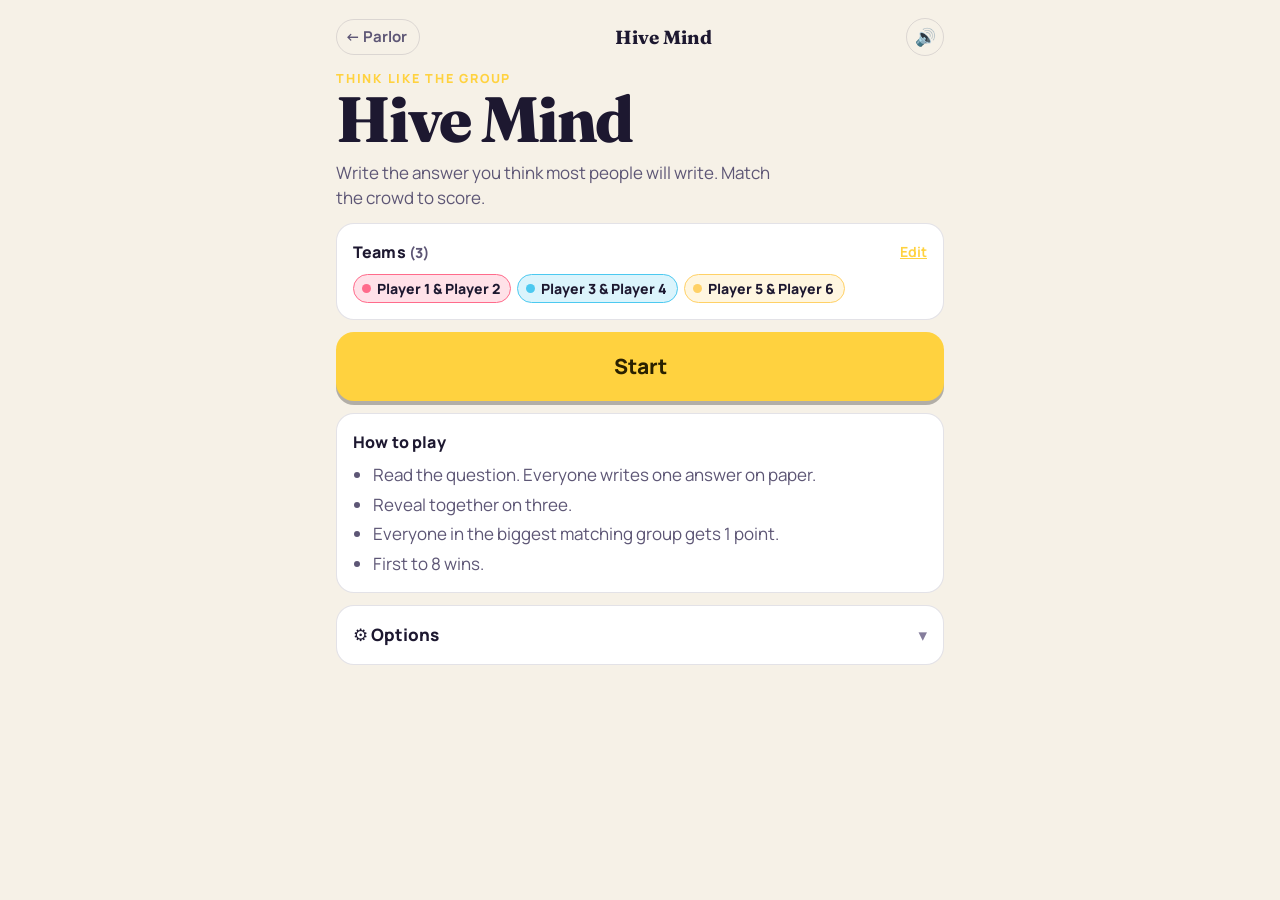
<file: games/hivemind.html>
<!doctype html>
<html lang="en">
<head>
<meta charset="utf-8">
<meta name="viewport" content="width=device-width, initial-scale=1, viewport-fit=cover">
<title>Hive Mind · Parlor</title>
<meta name="theme-color" content="#14111f">
<link rel="icon" href="data:image/svg+xml,<svg xmlns='http://www.w3.org/2000/svg' viewBox='0 0 100 100'><text y='.9em' font-size='90'>🐝</text></svg>">
<link rel="preconnect" href="https://fonts.googleapis.com"><link rel="preconnect" href="https://fonts.gstatic.com" crossorigin>
<link href="https://fonts.googleapis.com/css2?family=Fraunces:opsz,wght@9..144,600;9..144,700;9..144,800&family=Manrope:wght@500;600;700;800&display=swap" rel="stylesheet">
<link rel="stylesheet" href="../assets/css/parlor.css">
<style>
.q{font-family:var(--display);font-weight:800;font-size:clamp(30px,8.5vw,46px);line-height:1.08;text-wrap:balance}
.hex{display:inline-grid;place-items:center;width:84px;height:94px;background:var(--acc);color:var(--acc-ink);clip-path:polygon(50% 0,100% 25%,100% 75%,50% 100%,0 75%,0 25%);font-size:40px}
.sheep{font-size:13px;font-weight:800}
.goal{display:flex;gap:3px;margin-top:4px}
.goal i{flex:1;height:6px;border-radius:3px;background:var(--line)} .goal i.on{background:var(--sc)}
</style>
</head>
<body>
<main class="wrap" id="app"></main>
<script src="../assets/data/hivemind.js"></script>
<script src="../assets/js/parlor.js"></script>
<script>
const app = GN.page({ title:"Hive Mind", accent:"#ffd23f", accentInk:"#2a2100" });
const QS = (window.GN_DATA && GN_DATA.hivemind) || [];
const cfg = Object.assign({ target:8, sheep:false, timer:20 }, GN.get("hivemind.cfg", {}));
const save = () => GN.set("hivemind.cfg", cfg);
let G = null;

function setup(){
  GN.render(`<div class="stack">
    <div><div class="kicker">Think like the group</div><h1>Hive Mind</h1>
    <p class="lede">Write the answer you think most people will write. Match the crowd to score.</p></div>
    <div id="roster"></div>
    <button class="btn primary big block" id="go">Start</button>
    <div class="card"><h3>How to play</h3><ul class="rules" style="margin:0;padding-left:20px"><li>Read the question. Everyone writes one answer on paper.</li><li>Reveal together on three.</li><li>Everyone in the biggest matching group gets 1 point.</li><li>First to ${cfg.target} wins.</li></ul></div>
    <details class="card"><summary>⚙️ Options</summary>
      <div class="setting"><div class="lab">Points to win</div>${GN.seg("target", [5, 8, 10, 12], cfg.target)}</div>
      <div class="setting"><div class="lab">🐑 Black sheep<small>The only odd answer gets the sheep and can't win while holding it.</small></div>${GN.seg("sheep", [true, false], cfg.sheep, v => v ? "On" : "Off")}</div>
      <div class="setting"><div class="lab">Writing timer</div>${GN.seg("timer", [0, 15, 20, 30], cfg.timer, v => v ? v + "s" : "Off")}</div>
    </details>
  </div>`);
  GN.rosterBlock(GN.$("#roster"), { minSides:3 });
  GN.bindSegs(app, cfg, () => { save(); setup(); });
  GN.$("#go").onclick = start;
}
function start(){
  const sides = GN.sides(); if (sides.length < 3) return GN.toast("Needs at least 3 sides");
  G = { sides, scores:sides.map(() => 0), sheep:-1, n:0, dealer:GN.dealer("hivemind", QS) };
  GN._wantWake = true; GN.wake(true);
  question();
}
function winner(){ const c = G.sides.map((_, i) => i).filter(i => G.scores[i] >= cfg.target && i !== G.sheep); if (!c.length) return null; const best = Math.max(...c.map(i => G.scores[i])); return c.filter(i => G.scores[i] === best); }
function question(){
  const w = winner(); if (w) return GN.finish({ gameId:"hivemind", gameName:"Hive Mind", sides:G.sides, scores:G.scores, onRematch:start, note:`${G.n} questions.${G.sheep >= 0 ? ` ${GN.esc(G.sides[G.sheep].name)} finished with the sheep 🐑.` : ""}` });
  const Q = G.dealer.next(); G.n++; let T = null;
  GN.stage(`<div class="wrap" style="width:100%">
    <div class="kicker">Question ${G.n}</div>
    <div class="q" style="margin:18px 0">${GN.esc(Q)}</div>
    ${cfg.timer ? `<div class="clock" id="clk" style="font-size:56px">${cfg.timer}</div>` : ""}
    <p class="muted">Write one answer. No talking!</p>
    <div class="btns two"><button class="btn" id="skip">Skip question</button><button class="btn primary" id="rev">Reveal on 3</button></div></div>`);
  if (cfg.timer) T = GN.timer({ seconds:cfg.timer, warn:5, onTick:l => { const c = GN.$("#clk"); if (c) { c.textContent = Math.ceil(l); c.classList.toggle("low", l <= 5); } }, onEnd:() => { GN.sfx.buzz(); GN.vibe(200); } });
  GN.$("#skip").onclick = () => { if (T) T.stop(); G.n--; question(); };
  GN.$("#rev").onclick = () => { if (T) T.stop(); GN.countdown("Reveal!", "Hold up your answers", () => tally(Q)); };
}
function tally(Q){
  const herd = new Set(); let lone = -1;
  const draw = () => {
    GN.stage(`<div class="wrap" style="width:100%">
      <div class="small muted">${GN.esc(Q)}</div>
      <h2 style="margin:8px 0 4px">Who's in the biggest group?</h2>
      <p class="small muted" style="margin:0 0 12px">Tap everyone in it. A tie? Tap nobody.</p>
      <div class="sidegrid">${G.sides.map((s, i) => `<button class="sidebtn" data-i="${i}" style="--sc:${s.color}" aria-pressed="${herd.has(i)}">${GN.esc(s.name)}${i === G.sheep ? ` <span class="sheep">🐑</span>` : ""}<small>${G.scores[i]} pts</small></button>`).join("")}</div>
      ${cfg.sheep ? `<h3 style="margin:20px 0 6px">🐑 Anyone totally alone?</h3><p class="small muted" style="margin:0 0 8px">Only if one answer matched nobody.</p>
        <div class="chips" style="justify-content:center"><button class="chip" data-l="-1" aria-pressed="${lone === -1}">Nobody</button>${G.sides.map((s, i) => herd.has(i) ? "" : `<button class="chip" data-l="${i}" aria-pressed="${lone === i}">${GN.esc(s.name)}</button>`).join("")}</div>` : ""}
      <div class="btns"><button class="btn primary big" id="ok">Score it</button></div></div>`);
    GN.$$("[data-i]").forEach(b => b.onclick = () => { const i = +b.dataset.i; herd.has(i) ? herd.delete(i) : herd.add(i); if (herd.has(lone)) lone = -1; GN.sfx.tap(); draw(); });
    GN.$$("[data-l]").forEach(b => b.onclick = () => { lone = +b.dataset.l; GN.sfx.tap(); draw(); });
    GN.$("#ok").onclick = () => {
      const delta = G.sides.map((_, i) => herd.has(i) ? 1 : 0); delta.forEach((d, i) => G.scores[i] += d);
      let msg = herd.size ? `${herd.size} in the hive!` : "No clear herd. Nobody scores.";
      if (cfg.sheep && lone >= 0 && lone !== G.sheep) { msg += ` 🐑 The sheep goes to ${GN.esc(G.sides[lone].name)}.`; G.sheep = lone; GN.tone(220, .4, "triangle", .15); }
      else if (herd.size) GN.sfx.good();
      GN.stage(`<div class="wrap" style="width:100%"><div class="kicker">${GN.esc(Q)}</div><h2 style="margin:8px 0 14px">${msg}</h2>
        <div class="board">${G.sides.map((s, i) => `<div class="srow" style="--sc:${s.color}"><div class="nm">${GN.esc(s.name)} ${i === G.sheep ? "🐑" : ""}<div class="goal" style="--sc:${s.color}">${Array.from({ length:cfg.target }, (_, k) => `<i class="${k < G.scores[i] ? "on" : ""}"></i>`).join("")}</div></div>${delta[i] ? `<span class="delta">+1</span>` : ""}<span class="pts">${G.scores[i]}</span></div>`).join("")}</div>
        <div class="btns"><button class="btn primary big" id="nx">${winner() ? "We have a winner 🐝" : "Next question"}</button></div></div>`);
      GN.$("#nx").onclick = question;
    };
  };
  draw();
}
setup();
</script>
</body>
</html>
</file>
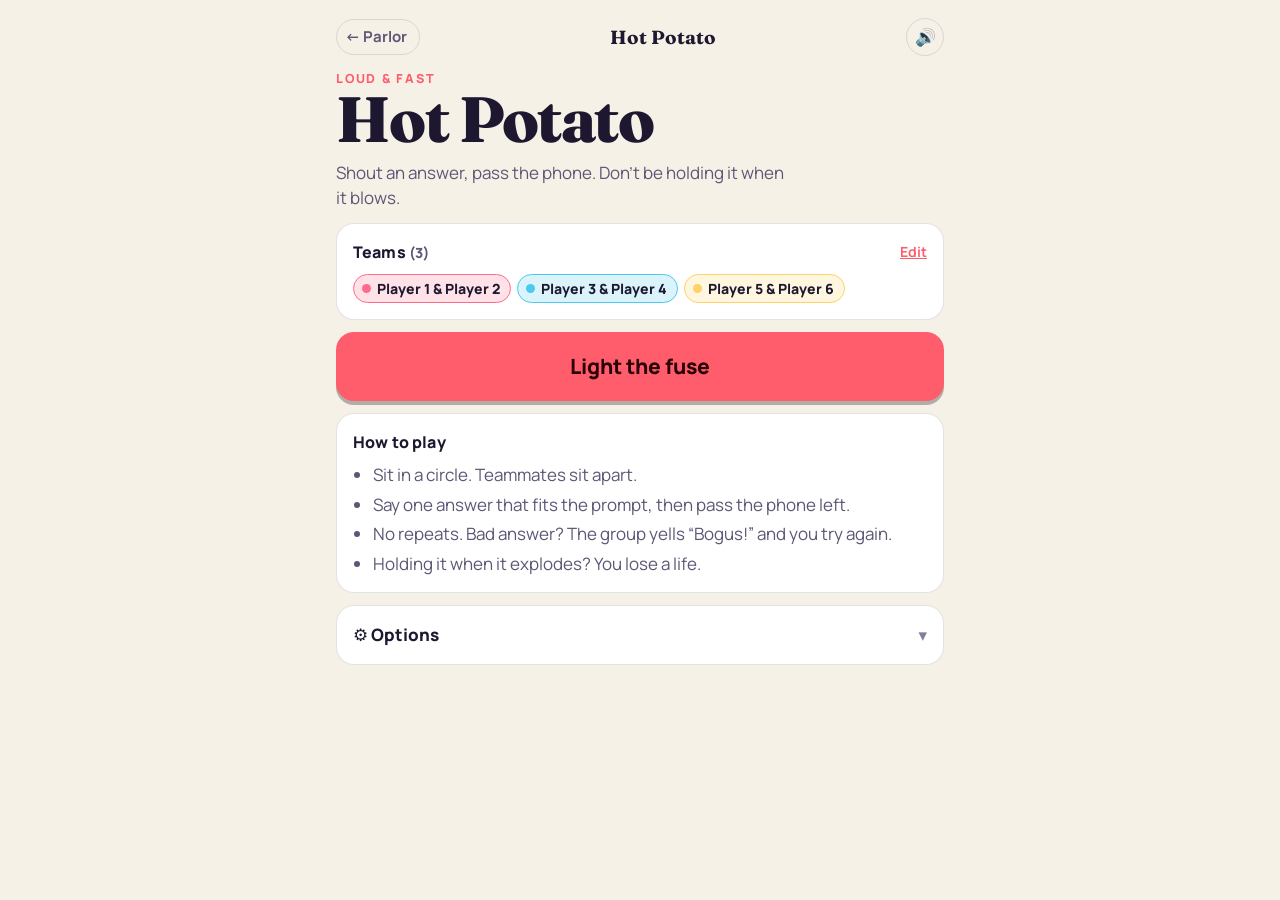
<file: games/hotpotato.html>
<!doctype html>
<html lang="en">
<head>
<meta charset="utf-8">
<meta name="viewport" content="width=device-width, initial-scale=1, viewport-fit=cover">
<title>Hot Potato · Parlor</title>
<meta name="theme-color" content="#14111f">
<link rel="icon" href="data:image/svg+xml,<svg xmlns='http://www.w3.org/2000/svg' viewBox='0 0 100 100'><text y='.9em' font-size='90'>💣</text></svg>">
<link rel="preconnect" href="https://fonts.googleapis.com"><link rel="preconnect" href="https://fonts.gstatic.com" crossorigin>
<link href="https://fonts.googleapis.com/css2?family=Fraunces:opsz,wght@9..144,600;9..144,700;9..144,800&family=Manrope:wght@500;600;700;800&display=swap" rel="stylesheet">
<link rel="stylesheet" href="../assets/css/parlor.css">
<style>
.prompt{font-family:var(--display);font-weight:800;font-size:clamp(32px,9vw,54px);line-height:1.05;max-width:16ch;margin:0 auto;text-wrap:balance}
.letterpill{display:inline-block;margin-top:14px;background:var(--ink);color:var(--bg);border-radius:14px;padding:4px 16px;font-family:var(--display);font-weight:800;font-size:28px}
.spark{width:26px;height:26px;border-radius:50%;background:var(--acc);box-shadow:0 0 22px 8px color-mix(in srgb,var(--acc) 60%,transparent);margin:0 auto 22px;animation:spark .6s infinite alternate}
@keyframes spark{from{transform:scale(.6)}to{transform:scale(1.3)}}
.boom{animation:quake .5s}
@keyframes quake{0%,100%{transform:translate(0)}20%{transform:translate(-10px,6px)}40%{transform:translate(9px,-6px)}60%{transform:translate(-7px,4px)}80%{transform:translate(5px,-3px)}}
.lives{display:inline-flex;gap:4px;margin-left:6px}
.lives i{width:10px;height:10px;border-radius:50%;background:currentColor;opacity:.25}
.lives i.on{opacity:1}
.sidebtn.out{opacity:.3;text-decoration:line-through}
</style>
</head>
<body>
<main class="wrap" id="app"></main>
<script src="../assets/data/hotpotato.js"></script>
<script src="../assets/js/parlor.js"></script>
<script>
const app = GN.page({ title:"Hot Potato", accent:"#ff5d6c", accentInk:"#2a0308" });
const PROMPTS = (window.GN_DATA && GN_DATA.hotpotato) || [];
const FUSE = { short:[10, 25], mid:[15, 40], long:[25, 60] };
const EASY = "ABCDEFGHIJKLMNOPRSTW";
const cfg = Object.assign({ lives:3, fuse:"mid", tier:"mix", letter:false }, GN.get("hotpotato.cfg", {}));
const save = () => GN.set("hotpotato.cfg", cfg);
let G = null;

function setup(){
  GN.render(`<div class="stack">
    <div><div class="kicker">Loud & fast</div><h1>Hot Potato</h1>
    <p class="lede">Shout an answer, pass the phone. Don't be holding it when it blows.</p></div>
    <div id="roster"></div>
    <button class="btn primary big block" id="go">Light the fuse</button>
    <div class="card"><h3>How to play</h3><ul class="rules" style="margin:0;padding-left:20px"><li>Sit in a circle.${GN.isPairs() ? " Teammates sit apart." : ""}</li><li>Say one answer that fits the prompt, then pass the phone left.</li><li>No repeats. Bad answer? The group yells \u201cBogus!\u201d and you try again.</li><li>Holding it when it explodes? You lose a life.</li></ul></div>
    <details class="card"><summary>⚙️ Options</summary>
      <div class="setting"><div class="lab">Lives</div>${GN.seg("lives", [2, 3, 5], cfg.lives)}</div>
      <div class="setting"><div class="lab">Fuse</div>${GN.seg("fuse", ["short", "mid", "long"], cfg.fuse, v => ({ short:"Short", mid:"Medium", long:"Long" })[v])}</div>
      <div class="setting"><div class="lab">Prompt difficulty</div>${GN.seg("tier", ["mix", 1, 2, 3], cfg.tier, v => ({ mix:"Mix", 1:"Easy", 2:"Medium", 3:"Hard" })[v])}</div>
      <div class="setting"><div class="lab">Letter twist<small>Some prompts add a starting letter.</small></div>${GN.seg("letter", [false, true], cfg.letter, v => v ? "On" : "Off")}</div>
    </details>
  </div>`);
  GN.rosterBlock(GN.$("#roster"));
  GN.bindSegs(app, cfg, () => { save(); setup(); });
  GN.$("#go").onclick = start;
}
function start(){
  const sides = GN.sides(); if (sides.length < 2) return GN.toast("Need at least 2 sides");
  const pool = cfg.tier === "mix" ? PROMPTS : PROMPTS.filter(p => p.tier === cfg.tier);
  G = { sides, lives:sides.map(() => cfg.lives), out:[], dealer:GN.dealer("hotpotato." + cfg.tier, pool.length ? pool : PROMPTS, p => p.p), booms:0 };
  GN._wantWake = true; GN.wake(true);
  GN.audio();
  next();
}
const alive = () => G.sides.map((_, i) => i).filter(i => G.lives[i] > 0);
function next(){
  let P = G.dealer.next(); let text = P.p, letter = null;
  if (cfg.letter && P.tier === 1 && Math.random() < .55) letter = GN.pick(EASY.split(""));
  GN.countdown("Get in a circle", "First holder: get ready to shout", () => fuse(text, letter));
}
let raf = null;
function fuse(text, letter){
  const [lo, hi] = FUSE[cfg.fuse]; const len = (lo + Math.random() * (hi - lo)) * 1000;
  const t0 = performance.now(); let nextTick = t0, running = true;
  const el = GN.stage(`<div style="width:100%">
    <div class="spark" id="sp"></div>
    <div class="prompt">${GN.esc(text)}</div>
    ${letter ? `<div class="letterpill">starting with ${letter}</div>` : ""}
    <p class="muted" style="margin-top:24px">Say it, pass it. No repeats.</p>
    <div class="row" style="justify-content:center;margin-top:20px"><button class="btn sm ghost" id="skip">Too hard? New prompt</button></div></div>`);
  GN.$("#skip", el).onclick = () => { const P = G.dealer.next(); GN.$(".prompt", el).textContent = P.p; text = P.p; const lp = GN.$(".letterpill", el); if (lp) lp.remove(); letter = null; GN.sfx.tap(); };
  const loop = now => {
    if (!running) return;
    const e = (now - t0) / 1000;
    const iv = Math.max(85, 620 * Math.pow(.955, e * 3)); // tempo rises with time only
    if (now >= nextTick) { GN.tone(900 + e * 15, .03, "square", .18); nextTick = now + iv; const sp = GN.$("#sp"); if (sp) sp.style.animationDuration = Math.max(.1, iv / 1000) + "s"; }
    if (now - t0 >= len) { running = false; return boom(text, letter); }
    raf = requestAnimationFrame(loop);
  };
  raf = requestAnimationFrame(loop);
}
function boom(text, letter){
  GN.sfx.boom(); GN.vibe([100, 50, 250]);
  const el = GN.stage(`<div class="wrap boom" style="width:100%">
    <div style="font-size:90px;line-height:1">💥</div><h1 style="font-size:64px;color:var(--acc)">BOOM</h1>
    <p class="muted">“${GN.esc(text)}${letter ? " starting with " + letter : ""}”</p>
    <p><b>Who was holding it?</b></p>
    <div class="sidegrid">${G.sides.map((s, i) => `<button class="sidebtn${G.lives[i] ? "" : " out"}" data-i="${i}" style="--sc:${s.color}" ${G.lives[i] ? "" : "disabled"}>${GN.esc(s.name)}<small>${livesHTML(i)}</small></button>`).join("")}</div>
    <div class="btns"><button class="btn ghost" id="redo">Nobody, it was a mess. Redo.</button></div></div>`);
  el.style.background = "color-mix(in srgb, var(--acc) 22%, var(--bg))";
  GN.$$("[data-i]", el).forEach(b => b.onclick = () => strike(+b.dataset.i));
  GN.$("#redo", el).onclick = next;
}
const livesHTML = i => `<span class="lives">${Array.from({ length:cfg.lives }, (_, k) => `<i class="${k < G.lives[i] ? "on" : ""}"></i>`).join("")}</span>`;
function strike(i){
  G.lives[i]--; G.booms++; GN.sfx.bad();
  if (!G.lives[i]) G.out.push(i);
  const left = alive();
  if (left.length <= 1) {
    // rank by survival: first out = 1 point, … winner gets the most
    const scores = G.sides.map(() => 0); G.out.forEach((si, k) => scores[si] = k + 1); left.forEach(si => scores[si] = G.out.length + 1 + G.lives[si]);
    return GN.finish({ gameId:"hotpotato", gameName:"Hot Potato", sides:G.sides, scores, onRematch:start, note:`${G.booms} explosions. Score = how long you survived.` });
  }
  GN.stage(`<div class="wrap" style="width:100%">
    <div class="kicker">${G.lives[i] ? "Ouch" : "Eliminated"}</div><h2 style="margin:6px 0 14px">${GN.esc(G.sides[i].name)} ${G.lives[i] ? `has ${G.lives[i]} li${G.lives[i] === 1 ? "fe" : "ves"} left` : "is out!"}</h2>
    <div class="board">${G.sides.map((s, k) => `<div class="srow" style="--sc:${s.color};${G.lives[k] ? "" : "opacity:.4"}"><div class="nm">${GN.esc(s.name)}</div>${livesHTML(k)}</div>`).join("")}</div>
    <p class="muted">${G.lives[i] ? GN.esc(G.sides[i].name) + " starts next." : "Next player starts."}</p>
    <div class="btns"><button class="btn primary big" id="nx">Next prompt</button></div></div>`);
  GN.$("#nx").onclick = next;
}
setup();
</script>
</body>
</html>
</file>
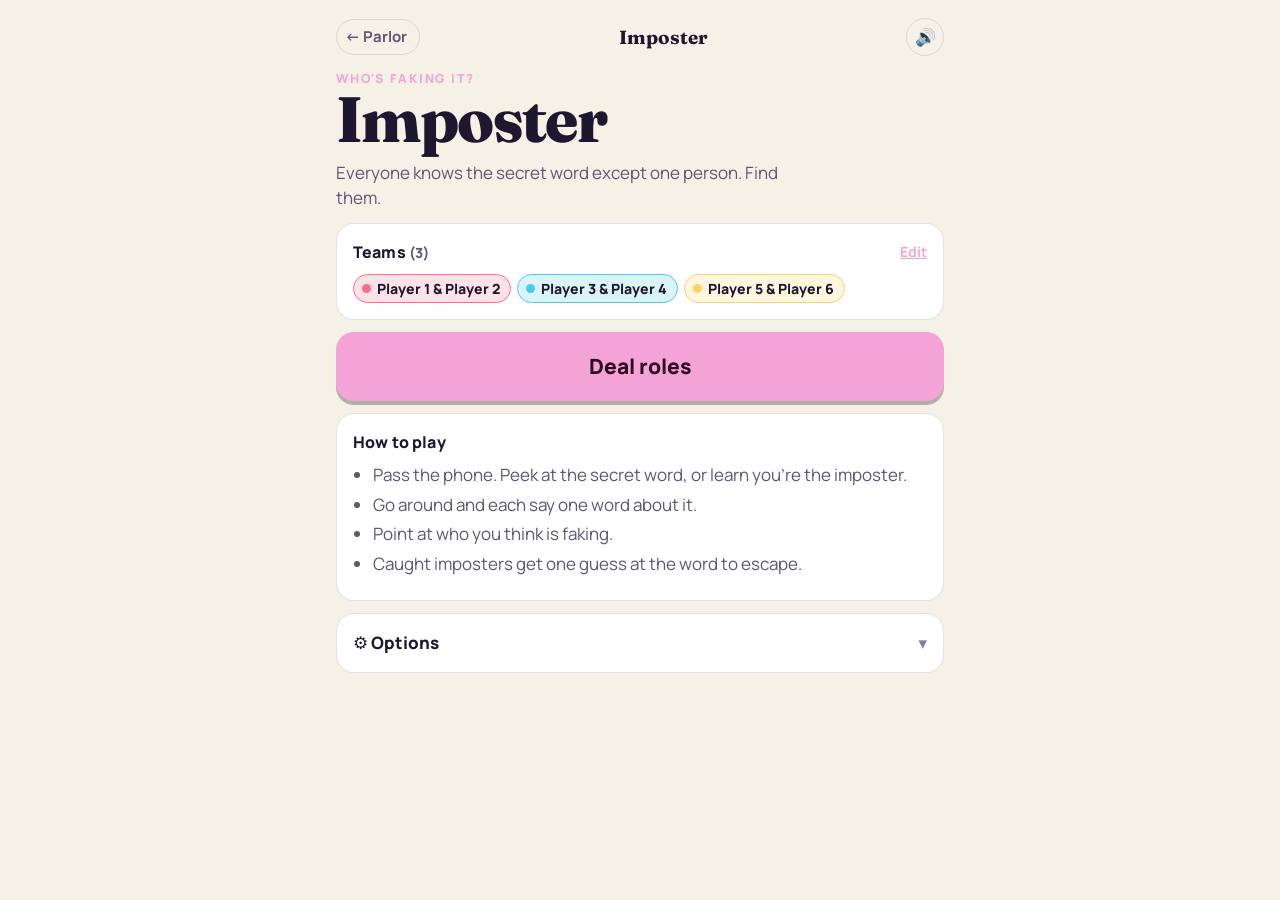
<file: games/imposter.html>
<!doctype html>
<html lang="en">
<head>
<meta charset="utf-8">
<meta name="viewport" content="width=device-width, initial-scale=1, viewport-fit=cover">
<title>Imposter · Parlor</title>
<meta name="theme-color" content="#14111f">
<link rel="icon" href="data:image/svg+xml,<svg xmlns='http://www.w3.org/2000/svg' viewBox='0 0 100 100'><text y='.9em' font-size='90'>🕵️</text></svg>">
<link rel="preconnect" href="https://fonts.googleapis.com"><link rel="preconnect" href="https://fonts.gstatic.com" crossorigin>
<link href="https://fonts.googleapis.com/css2?family=Fraunces:opsz,wght@9..144,600;9..144,700;9..144,800&family=Manrope:wght@500;600;700;800&display=swap" rel="stylesheet">
<link rel="stylesheet" href="../assets/css/parlor.css">
<style>
.grid16{display:grid;grid-template-columns:repeat(4,1fr);gap:6px;text-align:center}
.grid16 > *{background:var(--panel);border:1px solid var(--line);border-radius:10px;padding:10px 4px;font-weight:700;font-size:clamp(12px,3.4vw,15px);line-height:1.15;min-height:52px;display:grid;place-items:center;overflow-wrap:anywhere}
.grid16 button[aria-pressed="true"]{background:var(--acc);color:var(--acc-ink)}
.grid16 .hit{background:var(--good);color:#032015}
.peekbox{min-height:210px;display:flex;align-items:center;justify-content:center;cursor:pointer}
.peekbox .sec{display:none} .peekbox.on .sec{display:block} .peekbox.on .cover{display:none}
.imp{background:var(--bad)!important;color:#2a0308!important}
.cat{font-family:var(--display);font-weight:800;font-size:clamp(28px,8vw,40px);line-height:1.05}
.order{display:flex;flex-wrap:wrap;gap:6px;justify-content:center;margin-top:10px}
.order span{padding:4px 10px;border-radius:999px;background:var(--panel2);font-weight:700;font-size:14px}
.order span.first{background:var(--acc);color:var(--acc-ink)}
</style>
</head>
<body>
<main class="wrap" id="app"></main>
<script src="../assets/data/imposter.js"></script>
<script src="../assets/js/parlor.js"></script>
<script>
const app = GN.page({ title:"Imposter", accent:"#f4a3d6", accentInk:"#2e0720" });
const SETS = (window.GN_DATA && GN_DATA.imposter) || [];
const cfg = Object.assign({ rounds:5, imps:1, clueRounds:1, grid:true, timer:0 }, GN.get("imposter.cfg", {}));
const save = () => GN.set("imposter.cfg", cfg);
let G = null;

function setup(){
  const n = GN.roster().players.length;
  GN.render(`<div class="stack">
    <div><div class="kicker">Who's faking it?</div><h1>Imposter</h1>
    <p class="lede">Everyone knows the secret word except one person. Find them.</p></div>
    <div id="roster"></div>
    <button class="btn primary big block" id="go" ${n < 4 ? "disabled" : ""}>Deal roles</button>
    ${n < 4 ? `<p class="small" style="color:var(--bad)">Needs at least 4 players.</p>` : ""}
    <div class="card rules"><h3>How to play</h3><ul>
      <li>Pass the phone. Peek at the secret word, or learn you're the imposter.</li>
      <li>Go around and each say one word about it.</li>
      <li>Point at who you think is faking.</li>
      <li>Caught imposters get one guess at the word to escape.</li></ul></div>
    <details class="card"><summary>⚙️ Options</summary>
      <div class="setting"><div class="lab">Rounds</div>${GN.seg("rounds", [3, 5, 8], cfg.rounds)}</div>
      <div class="setting"><div class="lab">Imposters (2 needs 7+ players)</div>${GN.seg("imps", [1, 2], cfg.imps)}</div>
      <div class="setting"><div class="lab">Clues per player</div>${GN.seg("clueRounds", [1, 2], cfg.clueRounds, v => v === 1 ? "1 word" : "2 laps")}</div>
      <div class="setting"><div class="lab">Show the word list</div>${GN.seg("grid", [true, false], cfg.grid, v => v ? "Show" : "Hide")}</div>
      <div class="setting"><div class="lab">Debate timer</div>${GN.seg("timer", [0, 60, 90], cfg.timer, v => v ? v + "s" : "Off")}</div></details>
  </div>`);
  GN.rosterBlock(GN.$("#roster"), { onChange:setup });
  GN.bindSegs(app, cfg, () => { save(); setup(); });
  GN.$("#go").onclick = start;
}
function start(){
  const players = GN.roster().players; if (players.length < 4) return;
  const sides = GN.sides();
  G = { players, sides, scores:sides.map(() => 0), round:0, dealer:GN.dealer("imposter", SETS, s => s.cat), pscore:{} };
  GN._wantWake = true; GN.wake(true);
  round();
}
function award(player, n){ const s = GN.sideOfPlayer(G.sides, player); G.scores[G.sides.indexOf(s)] += n; G.pscore[player] = (G.pscore[player] || 0) + n; }
function round(){
  if (G.round >= cfg.rounds) return GN.finish({ gameId:"imposter", gameName:"Imposter", sides:G.sides, scores:G.scores, onRematch:start,
    note:Object.keys(G.pscore).length ? "Top sleuths: " + Object.entries(G.pscore).sort((a, b) => b[1] - a[1]).slice(0, 3).map(([p, n]) => `${GN.esc(p)} ${n}`).join(", ") : "" });
  const set = G.dealer.next(); const word = GN.pick(set.words);
  const nImp = Math.min(cfg.imps, G.players.length >= 7 ? 2 : 1);
  const imps = GN.shuffle(G.players).slice(0, nImp);
  const offset = G.round % G.players.length;
  const order = [...G.players.slice(offset), ...G.players.slice(0, offset)];
  let first = GN.pick(order.filter(p => !imps.includes(p)));
  const R = { set, word, imps, order, first };
  roles(R, 0);
}
function roles(R, k){
  if (k >= R.order.length) return table(R);
  const p = R.order[k];
  GN.handoff({ to:p, color:GN.color(G.players.indexOf(p)), emoji:"🤫", msg:`Round ${G.round + 1}. Check your role in private.`, button:"Show my role", onReady:() => {
    const imp = R.imps.includes(p);
    const el = GN.stage(`<div class="wrap" style="width:100%">
      <div class="kicker">${GN.esc(p)} only</div>
      <div class="bigcard peek peekbox" id="pk" style="margin:14px 0"><div class="cover"><b>👆</b><div>Press and hold</div></div>
        <div class="sec">${imp ? `<div class="meta">You are the</div><div class="word">IMPOSTER</div><div style="margin-top:10px;font-weight:800">Category: ${GN.esc(R.set.cat)}</div><div class="small" style="opacity:.8;margin-top:6px">Blend in!</div>`
          : `<div class="meta">${GN.esc(R.set.cat)}</div><div class="word">${GN.esc(R.word)}</div>`}</div></div>
      <div class="btns"><button class="btn primary big" id="ok" disabled>Got it, pass it on</button></div></div>`);
    GN.peek(GN.$("#pk", el), () => GN.$("#ok").disabled = false);
    if (imp) GN.$("#pk", el).addEventListener("pointerdown", () => GN.$("#pk", el).classList.add("imp"));
    GN.$("#ok").onclick = () => roles(R, k + 1);
  } });
}
function table(R){
  const fi = R.order.indexOf(R.first); const seq = [...R.order.slice(fi), ...R.order.slice(0, fi)];
  let T = null;
  GN.stage(`<div class="wrap" style="width:100%">
    <div class="kicker">Round ${G.round + 1} of ${cfg.rounds}</div>
    <div class="cat" style="margin:8px 0 12px">${GN.esc(R.set.cat)}</div>
    ${cfg.grid ? `<div class="grid16">${R.set.words.map(w => `<div>${GN.esc(w)}</div>`).join("")}</div>` : ""}
    <p style="margin-top:14px"><b>${GN.esc(R.first)}</b> starts. Each say ${cfg.clueRounds === 1 ? "<b>one word</b>" : "one word, <b>twice around</b>"}:</p>
    <div class="order">${seq.map((p, i) => `<span class="${i ? "" : "first"}">${i + 1}. ${GN.esc(p)}</span>`).join("")}</div>
    ${cfg.timer ? `<div class="clock" id="clk" style="font-size:44px;margin-top:14px">${GN.fmtTime(cfg.timer)}</div><button class="btn sm" id="t">Start debate timer</button>` : ""}
    <div class="btns"><button class="btn primary big" id="vote">Point on three… vote!</button></div></div>`);
  if (cfg.timer) GN.$("#t").onclick = () => { if (T) return; GN.$("#t").disabled = true; T = GN.timer({ seconds:cfg.timer, warn:5, onTick:l => { const c = GN.$("#clk"); if (c) { c.textContent = GN.fmtTime(l); c.classList.toggle("low", l <= 10); } }, onEnd:() => GN.sfx.buzz() }); };
  GN.$("#vote").onclick = () => { if (T) T.stop(); accuse(R); };
}
function accuse(R){
  let pick = null;
  const draw = () => {
    GN.stage(`<div class="wrap" style="width:100%">
      <div class="kicker">Who got the most fingers?</div><h2 style="margin:6px 0 14px">Accuse someone</h2>
      <div class="sidegrid">${G.players.map((p, i) => `<button class="sidebtn" data-p="${GN.esc(p)}" style="--sc:${GN.color(i)}" aria-pressed="${pick === p}">${GN.esc(p)}</button>`).join("")}</div>
      <div class="btns"><button class="btn primary big" id="ok" ${pick ? "" : "disabled"}>Unmask ${pick ? GN.esc(pick) : ""}</button></div></div>`);
    GN.$$("[data-p]").forEach(b => b.onclick = () => { pick = b.dataset.p; GN.sfx.tap(); draw(); });
    GN.$("#ok").onclick = () => unmask(R, pick);
  };
  draw();
}
function unmask(R, acc){
  const caught = R.imps.includes(acc);
  if (!caught) {
    R.imps.forEach(p => award(p, 2)); GN.sfx.bad();
    return result(R, `${GN.esc(acc)} was innocent! ${R.imps.map(GN.esc).join(" & ")} ${R.imps.length > 1 ? "were" : "was"} the imposter${R.imps.length > 1 ? "s" : ""} and escape${R.imps.length > 1 ? "" : "s"} with +2.`, null);
  }
  GN.sfx.ding();
  GN.stage(`<div class="wrap" style="width:100%">
    <div style="font-size:60px">🕵️</div><div class="kicker">Caught!</div><h2 style="margin:6px 0">${GN.esc(acc)} is ${R.imps.length > 1 ? "an" : "the"} imposter</h2>
    <p class="muted">${GN.esc(acc)}, guess the word to escape.</p>
    ${cfg.grid ? `<div class="grid16" id="g">${R.set.words.map((w, i) => `<button data-i="${i}">${GN.esc(w)}</button>`).join("")}</div>`
      : `<input class="input" id="gi" placeholder="Your guess" autocomplete="off"><div class="btns"><button class="btn primary" id="go">Guess</button></div>`}</div>`);
  const judge = g => { const ok = GN.norm(g) === GN.norm(R.word);
    if (ok) { award(acc, 1); GN.sfx.good(); } else { G.players.filter(p => !R.imps.includes(p)).forEach(p => award(p, 1)); GN.sfx.win(); }
    result(R, ok ? `${GN.esc(acc)} guessed it! The imposter claws back +1.` : `${GN.esc(acc)} guessed “${GN.esc(g)}”. Wrong! Everyone else +1.`, g); };
  if (cfg.grid) GN.$$("#g button").forEach(b => b.onclick = () => judge(R.set.words[+b.dataset.i]));
  else { GN.$("#go").onclick = () => { const v = GN.$("#gi").value.trim(); if (!v) return; const close = confirm(`The word was "${R.word}". Count "${v}" as correct?`); judge(close ? R.word : v); }; }
}
function result(R, line, guess){
  G.round++;
  GN.stage(`<div class="wrap" style="width:100%">
    <div class="kicker">The word was</div>
    <div class="bigcard" style="margin:12px 0"><div class="meta">${GN.esc(R.set.cat)}</div><div class="word">${GN.esc(R.word)}</div></div>
    <p>${line}</p>
    <div class="card" style="text-align:left">${GN.board(G.sides, G.scores, { sort:true })}</div>
    <div class="btns"><button class="btn primary big" id="next">${G.round >= cfg.rounds ? "Final scores 🏆" : "Next round"}</button></div></div>`);
  GN.$("#next").onclick = round;
}
setup();
</script>
</body>
</html>
</file>
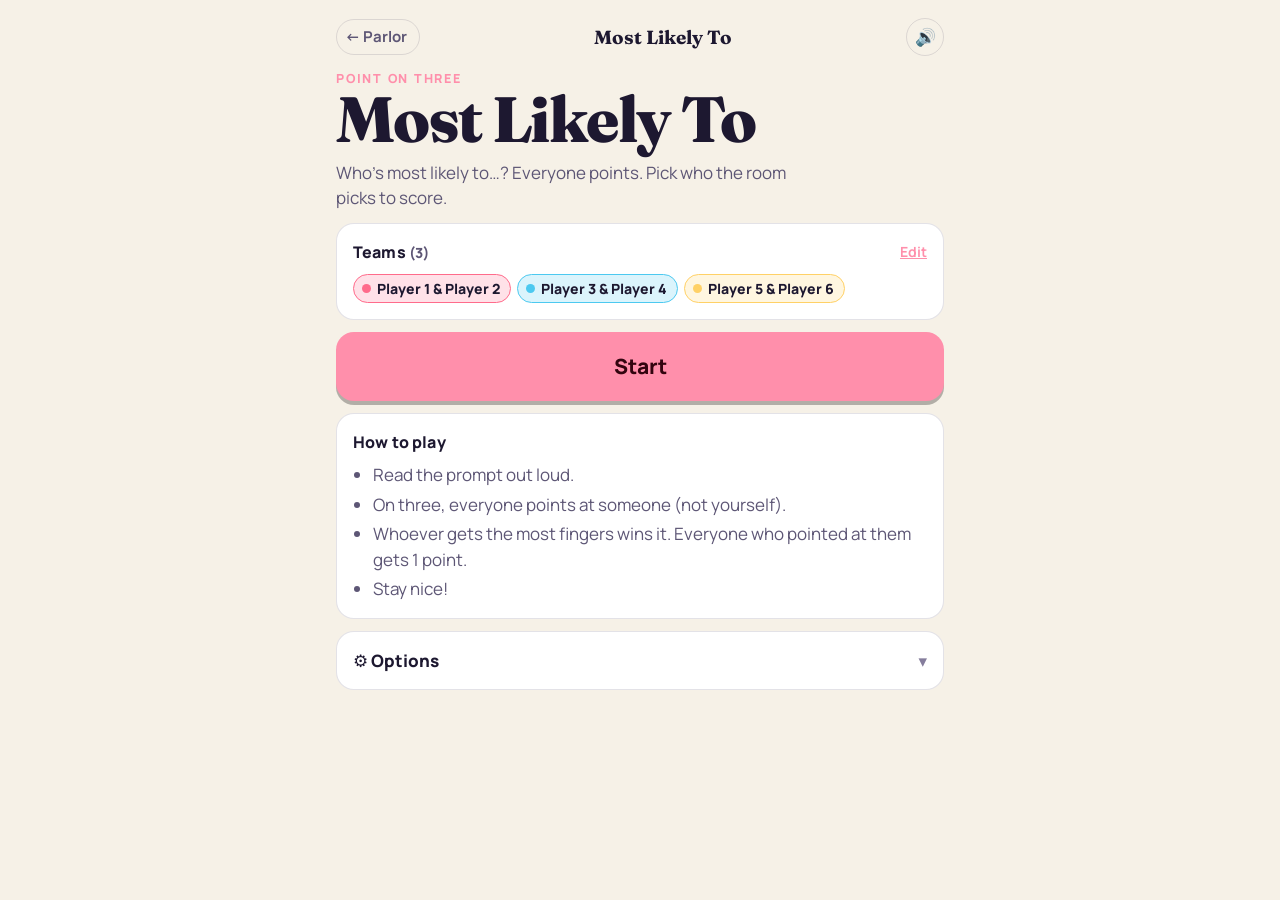
<file: games/mostlikely.html>
<!doctype html>
<html lang="en">
<head>
<meta charset="utf-8">
<meta name="viewport" content="width=device-width, initial-scale=1, viewport-fit=cover">
<title>Most Likely To · Parlor</title>
<meta name="theme-color" content="#14111f">
<link rel="icon" href="data:image/svg+xml,<svg xmlns='http://www.w3.org/2000/svg' viewBox='0 0 100 100'><text y='.9em' font-size='90'>👉</text></svg>">
<link rel="preconnect" href="https://fonts.googleapis.com"><link rel="preconnect" href="https://fonts.gstatic.com" crossorigin>
<link href="https://fonts.googleapis.com/css2?family=Fraunces:ital,opsz,wght@0,9..144,600;0,9..144,700;0,9..144,800;1,9..144,700&family=Manrope:wght@500;600;700;800&display=swap" rel="stylesheet">
<link rel="stylesheet" href="../assets/css/parlor.css">
<style>
.pre{font-family:var(--display);font-style:italic;font-weight:700;color:var(--mute);font-size:22px}
.q{font-family:var(--display);font-weight:800;font-size:clamp(30px,8.5vw,46px);line-height:1.08;text-wrap:balance}
.yb{display:grid;gap:10px;text-align:left}
.yb .p{background:var(--panel);border:1px solid var(--line);border-radius:16px;padding:12px 14px;border-left:6px solid var(--sc)}
.yb .p b{font-family:var(--display);font-size:20px}
.yb .p li{color:var(--mute);font-size:15px}
.yb .p ul{margin:6px 0 0;padding-left:18px}
</style>
</head>
<body>
<main class="wrap" id="app"></main>
<script src="../assets/data/mostlikely.js"></script>
<script src="../assets/js/parlor.js"></script>
<script>
const app = GN.page({ title:"Most Likely To", accent:"#ff8fab", accentInk:"#33040f" });
const PROMPTS = (window.GN_DATA && GN_DATA.mostlikely) || [];
const cfg = Object.assign({ rounds:12, predict:false }, GN.get("mostlikely.cfg", {}));
const save = () => GN.set("mostlikely.cfg", cfg);
let G = null;

function setup(){
  GN.render(`<div class="stack">
    <div><div class="kicker">Point on three</div><h1>Most Likely To</h1>
    <p class="lede">Who's most likely to…? Everyone points. Pick who the room picks to score.</p></div>
    <div id="roster"></div>
    <button class="btn primary big block" id="go" ${GN.roster().players.length < 4 ? "disabled" : ""}>Start</button>
    <div class="card"><h3>How to play</h3><ul class="rules" style="margin:0;padding-left:20px"><li>Read the prompt out loud.</li><li>On three, everyone points at someone (not yourself).</li><li>Whoever gets the most fingers wins it. Everyone who pointed at them gets 1 point.</li><li>Stay nice!</li></ul></div>
    <details class="card"><summary>⚙️ Options</summary>
      <div class="setting"><div class="lab">Prompts</div>${GN.seg("rounds", [8, 12, 16, 20], cfg.rounds)}</div>
      <div class="setting"><div class="lab">🔮 Secret prediction<small>One player predicts the winner first, for +2.</small></div>${GN.seg("predict", [true, false], cfg.predict, v => v ? "On" : "Off")}</div>
    </details>
  </div>`);
  GN.rosterBlock(GN.$("#roster"), { onChange:setup });
  GN.bindSegs(app, cfg, () => { save(); setup(); });
  GN.$("#go").onclick = start;
}
function start(){
  const players = GN.roster().players; if (players.length < 4) return;
  const sides = GN.sides();
  G = { players, sides, scores:sides.map(() => 0), n:0, book:{}, dealer:GN.dealer("mostlikely", PROMPTS) };
  GN._wantWake = true; GN.wake(true);
  next();
}
function award(p, n){ const s = GN.sideOfPlayer(G.sides, p); G.scores[G.sides.indexOf(s)] += n; }
function next(){
  if (G.n >= cfg.rounds) return yearbook();
  const P = G.dealer.next(); const seer = G.players[G.n % G.players.length];
  const R = { P, seer, pred:null };
  if (cfg.predict) GN.handoff({ to:seer, color:GN.color(G.players.indexOf(seer)), emoji:"🔮", msg:"You're in the hot seat. Read the prompt privately and predict who the room will pick.", button:"Show me the prompt", onReady:() => predict(R) });
  else show(R);
}
function predict(R){
  const draw = () => {
    GN.stage(`<div class="wrap" style="width:100%">
      <div class="kicker">${GN.esc(R.seer)} only</div><div class="pre" style="margin-top:12px">Who's most likely to…</div><div class="q" style="margin:6px 0 16px">${GN.esc(R.P)}?</div>
      <div class="sidegrid">${G.players.map((p, i) => `<button class="sidebtn" data-p="${GN.esc(p)}" style="--sc:${GN.color(i)}" aria-pressed="${R.pred === p}">${GN.esc(p)}</button>`).join("")}</div>
      <div class="btns"><button class="btn primary big" id="ok" ${R.pred ? "" : "disabled"}>Lock prediction 🔒</button></div></div>`);
    GN.$$("[data-p]").forEach(b => b.onclick = () => { R.pred = b.dataset.p; GN.sfx.tap(); draw(); });
    GN.$("#ok").onclick = () => show(R);
  };
  draw();
}
function show(R){
  GN.stage(`<div class="wrap" style="width:100%">
    <div class="kicker">${G.n + 1} of ${cfg.rounds}</div>
    <div class="pre" style="margin-top:18px">Who's most likely to…</div><div class="q" style="margin:8px 0 22px">${GN.esc(R.P)}?</div>
    ${cfg.predict ? `<p class="muted">🔮 ${GN.esc(R.seer)} has a secret prediction.</p>` : ""}
    <div class="btns"><button class="btn primary big" id="ok">Point on three!</button><button class="btn ghost" id="skip">Skip this one</button></div></div>`);
  GN.$("#ok").onclick = () => GN.countdown("Point!", "", () => pickWinner(R));
  GN.$("#skip").onclick = () => { R.P = G.dealer.next(); show(R); };
}
function pickWinner(R){
  let win = null; const pointers = new Set();
  const draw = () => {
    GN.stage(`<div class="wrap" style="width:100%">
      <div class="small muted">…${GN.esc(R.P)}</div>
      <h2 style="margin:8px 0 10px">${win ? "Who pointed at " + GN.esc(win) + "?" : "Who got the most fingers?"}</h2>
      ${!win ? `<div class="sidegrid">${G.players.map((p, i) => `<button class="sidebtn" data-w="${GN.esc(p)}" style="--sc:${GN.color(i)}">${GN.esc(p)}</button>`).join("")}</div>
        <div class="btns"><button class="btn ghost" id="mess">Total tie, skip it</button></div>`
      : `<div class="sidegrid">${G.players.filter(p => p !== win).map(p => `<button class="sidebtn" data-p="${GN.esc(p)}" style="--sc:${GN.color(G.players.indexOf(p))}" aria-pressed="${pointers.has(p)}">${GN.esc(p)}</button>`).join("")}</div>
        <div class="btns two"><button class="btn" id="back">← Back</button><button class="btn primary" id="ok">Score it</button></div>`}</div>`);
    GN.$$("[data-w]").forEach(b => b.onclick = () => { win = b.dataset.w; GN.sfx.tap(); draw(); });
    GN.$$("[data-p]").forEach(b => b.onclick = () => { const p = b.dataset.p; pointers.has(p) ? pointers.delete(p) : pointers.add(p); GN.sfx.tap(); draw(); });
    if (GN.$("#mess")) GN.$("#mess").onclick = () => { G.n++; next(); };
    if (GN.$("#back")) GN.$("#back").onclick = () => { win = null; pointers.clear(); draw(); };
    if (GN.$("#ok")) GN.$("#ok").onclick = () => {
      pointers.forEach(p => award(p, 1));
      const hit = cfg.predict && R.pred === win; if (hit) award(R.seer, 2);
      (G.book[win] = G.book[win] || []).push(R.P);
      G.n++; GN.sfx.win(); GN.confetti();
      GN.stage(`<div class="wrap" style="width:100%">
        <div class="pre">Most likely to ${GN.esc(R.P)}</div>
        <div class="winner" style="--sc:${GN.color(G.players.indexOf(win))}">${GN.esc(win)}</div>
        <p class="muted">${pointers.size} read the room (+1 each).${cfg.predict ? (hit ? ` 🔮 ${GN.esc(R.seer)} called it! +2` : ` 🔮 ${GN.esc(R.seer)} guessed ${GN.esc(R.pred)}.`) : ""}</p>
        <div class="card" style="text-align:left">${GN.board(G.sides, G.scores, { sort:true })}</div>
        <div class="btns"><button class="btn primary big" id="nx">${G.n >= cfg.rounds ? "Open the yearbook 📖" : "Next prompt"}</button></div></div>`);
      GN.$("#nx").onclick = next;
    };
  };
  draw();
}
function yearbook(){
  const ppl = G.players.filter(p => G.book[p]).sort((a, b) => G.book[b].length - G.book[a].length);
  GN.stage(`<div class="wrap" style="width:100%">
    <div class="kicker">Class of tonight</div><h1 style="font-size:46px;margin:6px 0 16px">The Yearbook</h1>
    <div class="yb">${ppl.map(p => `<div class="p" style="--sc:${GN.color(G.players.indexOf(p))}"><b>${GN.esc(p)}</b><ul>${G.book[p].map(x => `<li>Most likely to ${GN.esc(x)}</li>`).join("")}</ul></div>`).join("")}
      ${G.players.filter(p => !G.book[p]).length ? `<p class="small muted">Mysteriously unsuspicious: ${G.players.filter(p => !G.book[p]).map(GN.esc).join(", ")}</p>` : ""}</div>
    <div class="btns"><button class="btn primary big" id="ok">Final scores 🏆</button></div></div>`);
  GN.$("#ok").onclick = () => GN.finish({ gameId:"mostlikely", gameName:"Most Likely To", sides:G.sides, scores:G.scores, onRematch:start, note:"Points for reading the room." });
}
setup();
</script>
</body>
</html>
</file>
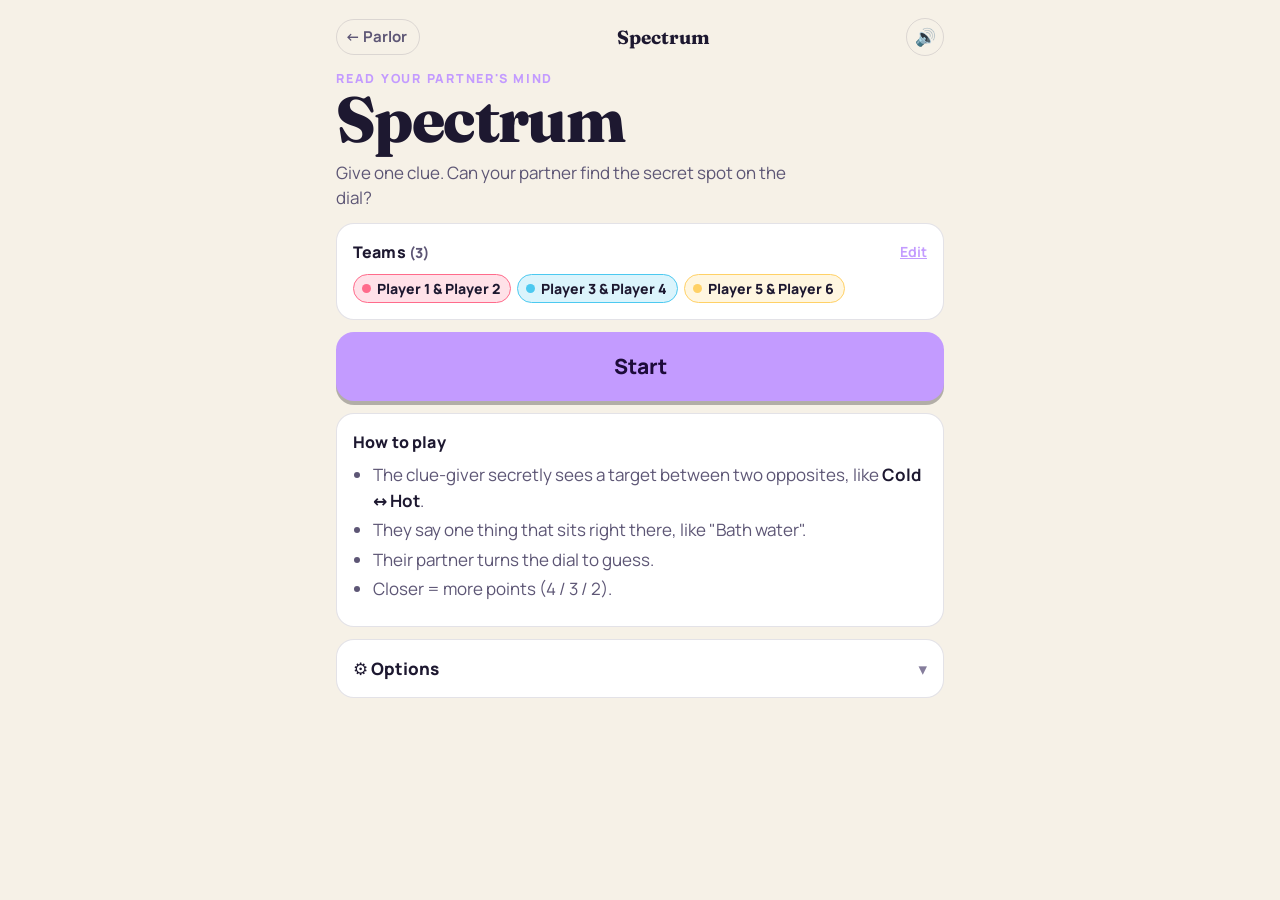
<file: games/spectrum.html>
<!doctype html>
<html lang="en">
<head>
<meta charset="utf-8">
<meta name="viewport" content="width=device-width, initial-scale=1, viewport-fit=cover">
<title>Spectrum · Parlor</title>
<meta name="theme-color" content="#14111f">
<link rel="icon" href="data:image/svg+xml,<svg xmlns='http://www.w3.org/2000/svg' viewBox='0 0 100 100'><text y='.9em' font-size='90'>🎯</text></svg>">
<link rel="preconnect" href="https://fonts.googleapis.com"><link rel="preconnect" href="https://fonts.gstatic.com" crossorigin>
<link href="https://fonts.googleapis.com/css2?family=Fraunces:opsz,wght@9..144,600;9..144,700;9..144,800&family=Manrope:wght@500;600;700;800&display=swap" rel="stylesheet">
<link rel="stylesheet" href="../assets/css/parlor.css">
<style>
.dialwrap{width:100%;max-width:520px;margin:0 auto;touch-action:none;user-select:none;-webkit-user-select:none}
.dialwrap svg{width:100%;height:auto;display:block;overflow:visible}
.ends{display:flex;justify-content:space-between;gap:12px;max-width:520px;margin:6px auto 0;font-weight:800;font-size:clamp(15px,4.4vw,19px);line-height:1.15}
.ends span{max-width:48%}
.ends span:first-child{text-align:left;color:var(--s1)} .ends span:last-child{text-align:right;color:var(--s0)}
.specpick{display:grid;gap:10px}
.spec{border-radius:16px;border:2px solid var(--line);background:var(--panel2);padding:14px 16px;display:flex;justify-content:space-between;gap:10px;font-weight:800;text-align:left}
.spec[aria-pressed="true"]{border-color:var(--acc)}
.spec span:first-child{color:var(--s1)} .spec span:last-child{color:var(--s0);text-align:right}
.clue{font-family:var(--display);font-weight:800;font-size:clamp(26px,8vw,40px);line-height:1.1;margin:6px 0}
.lr{display:flex;gap:6px}
.lr button{flex:1;border-radius:10px;padding:8px;font-weight:800;border:1.5px solid var(--line)}
.lr button[aria-pressed="true"]{background:var(--ink);color:var(--bg)}
.predrow{display:flex;align-items:center;gap:10px;padding:8px 0;border-top:1px solid var(--line)}
.predrow:first-child{border-top:0}
</style>
</head>
<body>
<main class="wrap" id="app"></main>
<script src="../assets/data/spectrum.js"></script>
<script src="../assets/js/parlor.js"></script>
<script>
const app = GN.page({ title:"Spectrum", accent:"#c39bff", accentInk:"#1d0b3a" });
const SPECS = (window.GN_DATA && GN_DATA.spectrums) || [];
const cfg = Object.assign({ rounds:1, typeClue:false, predict:false }, GN.get("spectrum.cfg", {}));
const save = () => GN.set("spectrum.cfg", cfg);
const BANDS = [[3, 4], [8, 3], [13, 2]]; // within ±d → points
const ptsFor = (g, t) => { const d = Math.abs(g - t); for (const [w, p] of BANDS) if (d <= w) return p; return 0; };
let G = null;

/* ---------- dial ---------- */
const CX = 100, CY = 100, RAD = 92;
const ang = v => Math.PI - v / 100 * Math.PI;
const pt = (v, r = RAD) => [CX + r * Math.cos(ang(v)), CY - r * Math.sin(ang(v))];
function wedge(a, b, color, op = 1){ a = GN.clamp(a, 0, 100); b = GN.clamp(b, 0, 100); if (b <= a) return "";
  const [x1, y1] = pt(a), [x2, y2] = pt(b); return `<path d="M${CX},${CY} L${x1.toFixed(2)},${y1.toFixed(2)} A${RAD},${RAD} 0 0 1 ${x2.toFixed(2)},${y2.toFixed(2)} Z" fill="${color}" opacity="${op}"/>`; }
function dialSVG({ target = null, needles = [], hideTarget = false }){
  let bands = "";
  if (target != null && !hideTarget) {
    bands += wedge(target - 13, target + 13, "var(--s2)") + wedge(target - 8, target + 8, "var(--s5)") + wedge(target - 3, target + 3, "var(--s0)");
    [[-10.5, 2], [-5.5, 3], [0, 4], [5.5, 3], [10.5, 2]].forEach(([o, p]) => { const [x, y] = pt(target + o, RAD - 10); if (target + o > 1 && target + o < 99) bands += `<text x="${x}" y="${y}" text-anchor="middle" dominant-baseline="middle" font-size="8" font-weight="800" fill="#14111f">${p}</text>`; });
  }
  const ticks = Array.from({ length:11 }, (_, i) => { const [x1, y1] = pt(i * 10, RAD + 2), [x2, y2] = pt(i * 10, RAD + (i % 5 ? 5 : 8)); return `<line x1="${x1}" y1="${y1}" x2="${x2}" y2="${y2}" stroke="var(--faint)" stroke-width="1"/>`; }).join("");
  const nd = needles.map(n => { const [x, y] = pt(n.v, RAD - 4); return `<line x1="${CX}" y1="${CY}" x2="${x}" y2="${y}" stroke="${n.color}" stroke-width="${n.main ? 4 : 3}" stroke-linecap="round"/>
    <circle cx="${x}" cy="${y}" r="${n.main ? 6 : 4.5}" fill="${n.color}" stroke="#14111f" stroke-width="1.5"/>${n.label ? `<text x="${pt(n.v, RAD + 15)[0]}" y="${pt(n.v, RAD + 15)[1]}" text-anchor="middle" font-size="7.5" font-weight="800" fill="${n.color}">${GN.esc(n.label)}</text>` : ""}`; }).join("");
  return `<svg viewBox="-6 -14 212 122" role="img" aria-label="Spectrum dial">
    <path d="M${CX - RAD},${CY} A${RAD},${RAD} 0 0 1 ${CX + RAD},${CY} Z" fill="var(--panel2)" stroke="var(--line)" stroke-width="1.5"/>
    ${bands}${ticks}${nd}<circle cx="${CX}" cy="${CY}" r="7" fill="var(--ink)"/></svg>`;
}
function bindDrag(wrap, get, set){
  const svg = () => wrap.querySelector("svg");
  const at = e => { const r = svg().getBoundingClientRect(); const sx = 212 / r.width; const x = (e.clientX - r.left) * sx - 6 - CX, y = CY - ((e.clientY - r.top) * sx - 14);
    let a = Math.atan2(Math.max(y, 0.0001), x); return GN.clamp(100 - a / Math.PI * 100, 0, 100); };
  let down = false;
  wrap.addEventListener("pointerdown", e => { down = true; wrap.setPointerCapture(e.pointerId); set(at(e)); });
  wrap.addEventListener("pointermove", e => { if (down) set(at(e)); });
  wrap.addEventListener("pointerup", () => down = false); wrap.addEventListener("pointercancel", () => down = false);
}

function setup(){
  GN.render(`<div class="stack">
    <div><div class="kicker">Read your partner's mind</div><h1>Spectrum</h1>
    <p class="lede">Give one clue. Can your partner find the secret spot on the dial?</p></div>
    <div id="roster"></div>
    <button class="btn primary big block" id="go">Start</button>
    <div class="card rules"><h3>How to play</h3><ul>
      <li>The clue-giver secretly sees a target between two opposites, like <b>Cold ↔ Hot</b>.</li>
      <li>They say one thing that sits right there, like "Bath water".</li>
      <li>${GN.isPairs() ? "Their partner turns the dial to guess." : "Everyone else turns the dial in secret."}</li>
      <li>Closer = more points (4 / 3 / 2).</li></ul></div>
    <details class="card"><summary>⚙️ Options</summary>
      <div class="setting"><div class="lab">Turns each</div>${GN.seg("rounds", [1, 2, 3], cfg.rounds)}</div>
      <div class="setting"><div class="lab">Type the clue on screen</div>${GN.seg("typeClue", [false, true], cfg.typeClue, v => v ? "Yes" : "No")}</div>
      ${GN.isPairs() ? `<div class="setting"><div class="lab">Other teams bet left/right (+1)</div>${GN.seg("predict", [false, true], cfg.predict, v => v ? "On" : "Off")}</div>` : ""}</details>
  </div>`);
  GN.rosterBlock(GN.$("#roster"), { onChange:setup });
  GN.bindSegs(app, cfg, () => { save(); setup(); });
  GN.$("#go").onclick = start;
}

function start(){
  const sides = GN.sides(); if (sides.length < 2) return GN.toast("Need at least 2 sides");
  const players = GN.roster().players;
  G = { sides, pairs:GN.isPairs(), players, scores:sides.map(() => 0), rot:GN.rotation(sides), dealer:GN.dealer("spectrum", SPECS, s => s.join("|")), done:0 };
  G.total = (G.pairs ? sides.length * 2 : sides.length) * cfg.rounds; // in pairs, each partner gives clues
  GN._wantWake = true; GN.wake(true);
  turn();
}
function turn(){
  if (G.done >= G.total) return GN.finish({ gameId:"spectrum", gameName:"Spectrum", sides:G.sides, scores:G.scores, onRematch:start });
  const si = G.rot.side(), s = G.sides[si], giver = G.rot.member(si);
  GN.handoff({ to:giver, color:s.color, emoji:"🤫", msg:`You're giving the clue. Only you should see the next screen.<br><span class="small">Turn ${G.done + 1} of ${G.total}</span>`, button:"Show me the target", onReady:() => secret(si, giver) });
}
function secret(si, giver){
  const opts = [G.dealer.next(), G.dealer.next()]; let pick = 0; const target = 4 + Math.random() * 92;
  const draw = () => {
    const sp = opts[pick];
    GN.stage(`<div class="wrap" style="width:100%">
      <div class="kicker">Secret · pick a spectrum</div>
      <div class="specpick" style="margin:12px 0">${opts.map((o, i) => `<button class="spec" data-i="${i}" aria-pressed="${i === pick}"><span>← ${GN.esc(o[0])}</span><span>${GN.esc(o[1])} →</span></button>`).join("")}</div>
      <div class="dialwrap">${dialSVG({ target })}</div>
      <div class="ends"><span>${GN.esc(sp[0])}</span><span>${GN.esc(sp[1])}</span></div>
      ${cfg.typeClue ? `<input class="input" id="clue" maxlength="60" placeholder="Your clue (one idea)" autocomplete="off" style="margin-top:16px">` : `<p class="muted">Think of a clue. You'll say it out loud.</p>`}
      <div class="btns"><button class="btn primary big" id="ok">Hide target & show the group</button></div></div>`);
    GN.$$(".spec").forEach(b => b.onclick = () => { const v = GN.$("#clue") ? GN.$("#clue").value : ""; pick = +b.dataset.i; draw(); if (GN.$("#clue")) GN.$("#clue").value = v; });
    GN.$("#ok").onclick = () => { const clue = GN.$("#clue") ? GN.$("#clue").value.trim() : ""; if (cfg.typeClue && !clue) return GN.toast("Type a clue first"); guessPhase({ si, giver, spec:opts[pick], target, clue }); };
  };
  draw();
}
function guessPhase(T){
  const s = G.sides[T.si];
  if (G.pairs) {
    const partner = s.members.filter(m => m !== T.giver).join(" & ");
    T.guesses = [{ who:partner, v:50 }];
    dialScreen(T, 0, `${GN.esc(partner)}, turn the dial`, () => cfg.predict && G.sides.length > 1 ? predict(T) : reveal(T));
  } else {
    T.guessers = G.players.filter(p => p !== T.giver); T.guesses = [];
    const nextG = k => {
      if (k >= T.guessers.length) return reveal(T);
      const p = T.guessers[k];
      GN.handoff({ to:p, color:GN.color(G.players.indexOf(p)), emoji:"🎯", msg:"Set your dial in secret, then pass it on.", button:"My guess", onReady:() => { T.guesses[k] = { who:p, v:50 }; dialScreen(T, k, `${GN.esc(p)}, your guess`, () => nextG(k + 1), true); } });
    };
    // first, show the clue to the whole room
    GN.stage(`<div class="wrap" style="width:100%"><div class="kicker">${GN.esc(T.giver)}'s clue</div>
      <div class="ends" style="margin:16px auto"><span>← ${GN.esc(T.spec[0])}</span><span>${GN.esc(T.spec[1])} →</span></div>
      ${T.clue ? `<div class="clue">“${GN.esc(T.clue)}”</div>` : `<p class="muted">${GN.esc(T.giver)}, say your clue out loud.</p>`}
      <p class="muted">Everyone sets a dial in secret.</p>
      <div class="btns"><button class="btn primary big" id="ok">Pass for guesses</button></div></div>`);
    GN.$("#ok").onclick = () => nextG(0);
  }
}
function dialScreen(T, k, title, done, priv = false){
  const g = T.guesses[k];
  const el = GN.stage(`<div class="wrap" style="width:100%">
    <div class="kicker">${title}</div>
    ${T.clue ? `<div class="clue">“${GN.esc(T.clue)}”</div>` : `<p class="muted">Clue from ${GN.esc(T.giver)}: (say it again!)</p>`}
    <div class="dialwrap" id="dw" style="margin-top:10px">${dialSVG({ needles:[{ v:g.v, color:"var(--acc)", main:true }] })}</div>
    <div class="ends"><span>${GN.esc(T.spec[0])}</span><span>${GN.esc(T.spec[1])}</span></div>
    <p class="small muted">Drag the dial.${priv ? " Keep it secret." : ""}</p>
    <div class="btns"><button class="btn primary big" id="lock">Lock it in</button></div></div>`);
  const dw = GN.$("#dw", el);
  bindDrag(dw, () => g.v, v => { g.v = v; dw.innerHTML = dialSVG({ needles:[{ v, color:"var(--acc)", main:true }] }); });
  GN.$("#lock").onclick = () => { GN.sfx.tap(); done(); };
}
function predict(T){
  const others = G.sides.map((s, i) => i).filter(i => i !== T.si); T.pred = {};
  const draw = () => {
    GN.stage(`<div class="wrap" style="width:100%;text-align:left">
      <div class="kicker center">Everyone else: left or right?</div>
      <p class="center muted">Is the target <b>left</b> or <b>right</b> of their guess? +1 if right.</p>
      <div class="dialwrap">${dialSVG({ needles:[{ v:T.guesses[0].v, color:"var(--acc)", main:true }] })}</div>
      <div class="ends"><span>${GN.esc(T.spec[0])}</span><span>${GN.esc(T.spec[1])}</span></div>
      <div class="card" style="margin-top:14px">${others.map(i => `<div class="predrow"><span class="grow">${GN.sidePill(G.sides[i])}</span><div class="lr" style="width:150px"><button data-i="${i}" data-v="L" aria-pressed="${T.pred[i] === "L"}">← Left</button><button data-i="${i}" data-v="R" aria-pressed="${T.pred[i] === "R"}">Right →</button></div></div>`).join("")}</div>
      <div class="btns"><button class="btn primary big" id="ok">Reveal the target</button></div></div>`);
    GN.$$(".lr button").forEach(b => b.onclick = () => { T.pred[b.dataset.i] = T.pred[b.dataset.i] === b.dataset.v ? undefined : b.dataset.v; draw(); });
    GN.$("#ok").onclick = () => reveal(T);
  };
  draw();
}
function reveal(T){
  const delta = G.sides.map(() => 0); let lines = [];
  if (G.pairs) {
    const p = ptsFor(T.guesses[0].v, T.target); delta[T.si] += p;
    lines.push(`${GN.esc(G.sides[T.si].name)} ${p ? `scores <b>${p}</b>` : "misses"}.`);
    if (T.pred && p < 4) Object.entries(T.pred).forEach(([i, v]) => { if (!v) return; const right = T.target > T.guesses[0].v; if ((v === "R") === right) { delta[i] += 1; lines.push(`${GN.esc(G.sides[i].name)} called it (+1).`); } });
  } else {
    let tot = 0;
    T.guesses.forEach(g => { const p = ptsFor(g.v, T.target); g.p = p; tot += p; const s = GN.sideOfPlayer(G.sides, g.who); delta[G.sides.indexOf(s)] += p; });
    const avg = Math.round(tot / T.guesses.length); delta[T.si] += avg;
    lines.push(`${GN.esc(T.giver)} earns the average: <b>${avg}</b>.`);
  }
  delta.forEach((d, i) => G.scores[i] += d);
  const needles = T.guesses.map((g, k) => ({ v:g.v, color:G.pairs ? "var(--acc)" : GN.color(G.players.indexOf(g.who)), main:G.pairs, label:G.pairs ? "" : g.who.slice(0, 8) }));
  const el = GN.stage(`<div class="wrap" style="width:100%">
    <div class="kicker">The target was…</div>
    ${T.clue ? `<div class="clue" style="font-size:28px">“${GN.esc(T.clue)}”</div>` : ""}
    <div class="dialwrap" id="dw">${dialSVG({ target:T.target, needles, hideTarget:true })}</div>
    <div class="ends"><span>${GN.esc(T.spec[0])}</span><span>${GN.esc(T.spec[1])}</span></div>
    <div id="after" style="opacity:0;transition:.4s">
      ${!G.pairs ? `<div class="pillrow" style="justify-content:center;margin-top:10px">${T.guesses.map(g => `<span class="pill" style="color:var(--ink)">${GN.esc(g.who)}: ${g.p}</span>`).join("")}</div>` : ""}
      <p>${lines.join(" ")}</p>
      <div class="card" style="text-align:left">${GN.board(G.sides, G.scores, { delta })}</div>
      <div class="btns"><button class="btn primary big" id="next">${G.done + 1 >= G.total ? "Final scores 🏆" : "Next clue-giver"}</button></div></div></div>`);
  setTimeout(() => { GN.$("#dw", el).innerHTML = dialSVG({ target:T.target, needles }); GN.sfx.ding(); const best = Math.max(...T.guesses.map(g => ptsFor(g.v, T.target))); if (best === 4) { GN.sfx.win(); GN.confetti(); } GN.$("#after").style.opacity = 1; }, 900);
  GN.$("#next").onclick = () => { G.done++; G.rot.advance(); turn(); };
}
setup();
</script>
</body>
</html>
</file>
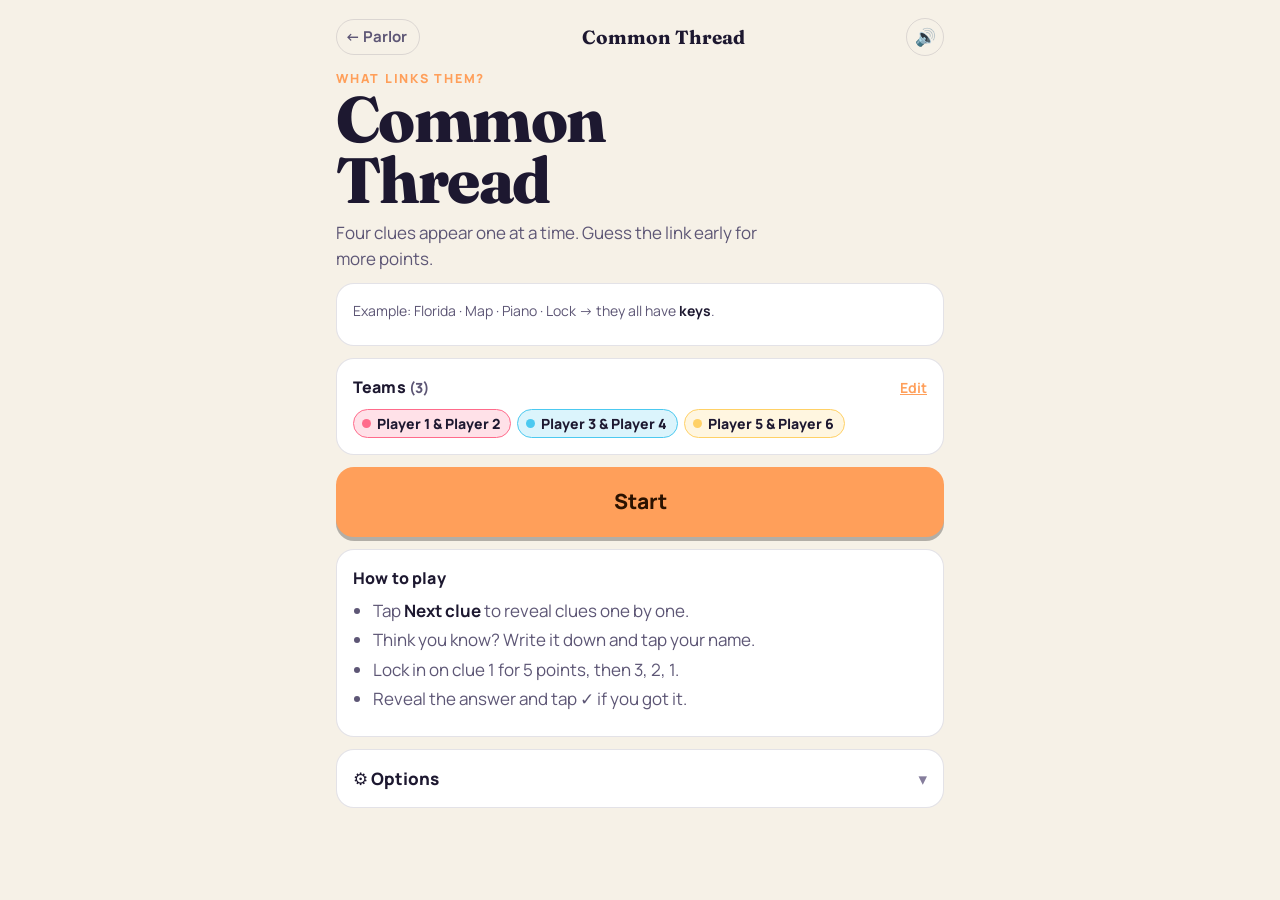
<file: games/thread.html>
<!doctype html>
<html lang="en">
<head>
<meta charset="utf-8">
<meta name="viewport" content="width=device-width, initial-scale=1, viewport-fit=cover">
<title>Common Thread · Parlor</title>
<meta name="theme-color" content="#14111f">
<link rel="icon" href="data:image/svg+xml,<svg xmlns='http://www.w3.org/2000/svg' viewBox='0 0 100 100'><text y='.9em' font-size='90'>🧵</text></svg>">
<link rel="preconnect" href="https://fonts.googleapis.com"><link rel="preconnect" href="https://fonts.gstatic.com" crossorigin>
<link href="https://fonts.googleapis.com/css2?family=Fraunces:opsz,wght@9..144,600;9..144,700;9..144,800&family=Manrope:wght@500;600;700;800&display=swap" rel="stylesheet">
<link rel="stylesheet" href="../assets/css/parlor.css">
<style>
.clues{display:grid;grid-template-columns:1fr 1fr;gap:10px;margin:14px 0}
.cl{border-radius:18px;min-height:96px;display:flex;flex-direction:column;align-items:center;justify-content:center;padding:12px;text-align:center;
  background:var(--panel2);border:2px dashed var(--line);color:var(--faint);font-weight:800;position:relative}
.cl.on{background:var(--acc);color:var(--acc-ink);border:0;box-shadow:0 6px 0 rgba(0,0,0,.25)}
.cl.fresh{animation:pop .35s cubic-bezier(.3,1.6,.5,1)}
.cl .t{font-family:var(--display);font-size:clamp(20px,5.8vw,28px);line-height:1.1}
.cl .v{position:absolute;top:6px;left:10px;font-size:12px;opacity:.7}
.worth{font-family:var(--display);font-weight:800;font-size:26px;color:var(--acc)}
.answer{font-family:var(--display);font-weight:800;font-size:clamp(28px,8vw,40px);line-height:1.1}
.judge{display:flex;align-items:center;gap:10px;padding:10px 0;border-top:1px solid var(--line)}
.judge:first-child{border-top:0}
.judge .lr{display:flex;gap:6px}
.judge .lr button{border-radius:10px;padding:8px 14px;font-weight:800;border:1.5px solid var(--line)}
.judge .lr button[aria-pressed="true"].y{background:var(--good);color:#032015;border-color:transparent}
.judge .lr button[aria-pressed="true"].n{background:var(--bad);color:#2a0308;border-color:transparent}
</style>
</head>
<body>
<main class="wrap" id="app"></main>
<script src="../assets/data/threads.js"></script>
<script src="../assets/js/parlor.js"></script>
<script>
const app = GN.page({ title:"Common Thread", accent:"#ff9f5a", accentInk:"#2b1200" });
const THREADS = (window.GN_DATA && GN_DATA.threads) || [];
const WORTH = [5, 3, 2, 1];
const cfg = Object.assign({ count:10, penalty:false }, GN.get("thread.cfg", {}));
const save = () => GN.set("thread.cfg", cfg);
let G = null;

function setup(){
  GN.render(`<div class="stack">
    <div><div class="kicker">What links them?</div><h1>Common<br>Thread</h1>
    <p class="lede">Four clues appear one at a time. Guess the link early for more points.</p></div>
    <div class="card"><div class="small muted" style="margin-bottom:8px">Example: Florida · Map · Piano · Lock → they all have <b style="color:var(--ink)">keys</b>.</div></div>
    <div id="roster"></div>
    <button class="btn primary big block" id="go">Start</button>
    <div class="card rules"><h3>How to play</h3><ul>
      <li>Tap <b>Next clue</b> to reveal clues one by one.</li>
      <li>Think you know? Write it down and tap your name.</li>
      <li>Lock in on clue 1 for 5 points, then 3, 2, 1.</li>
      <li>Reveal the answer and tap ✓ if you got it.</li></ul></div>
    <details class="card"><summary>⚙️ Options</summary>
      <div class="setting"><div class="lab">Puzzles</div>${GN.seg("count", [6, 10, 15, 20], cfg.count)}</div>
      <div class="setting"><div class="lab">Wrong guesses cost 1</div>${GN.seg("penalty", [false, true], cfg.penalty, v => v ? "On" : "Off")}</div></details>
  </div>`);
  GN.rosterBlock(GN.$("#roster"));
  GN.bindSegs(app, cfg, () => { save(); setup(); });
  GN.$("#go").onclick = start;
}
function start(){
  const sides = GN.sides(); if (sides.length < 2) return GN.toast("Need at least 2 sides");
  G = { sides, scores:sides.map(() => 0), n:0, puzzles:GN.deal("thread", THREADS, cfg.count, t => t.a) };
  GN._wantWake = true; GN.wake(true);
  puzzle();
}
function puzzle(){
  if (G.n >= G.puzzles.length) return GN.finish({ gameId:"thread", gameName:"Common Thread", sides:G.sides, scores:G.scores, onRematch:start });
  const P = G.puzzles[G.n], S = { shown:1, locks:{}, fresh:0 };
  const draw = () => {
    const all = Object.keys(S.locks).length === G.sides.length;
    GN.stage(`<div class="wrap" style="width:100%">
      <div class="row between"><span class="kicker">Puzzle ${G.n + 1} of ${G.puzzles.length}</span><button class="iconbtn" data-sound>${GN.soundOn() ? "🔊" : "🔇"}</button></div>
      <div class="clues">${P.c.map((c, i) => `<div class="cl${i < S.shown ? " on" : ""}${i === S.fresh ? " fresh" : ""}"><span class="v">${WORTH[i]}</span>${i < S.shown ? `<span class="t">${GN.esc(c)}</span>` : `<span>Clue ${i + 1}</span>`}</div>`).join("")}</div>
      <div class="muted small">Lock in now for</div><div class="worth">${WORTH[S.shown - 1]} points</div>
      <div class="sidegrid" style="margin-top:12px">${G.sides.map((s, i) => `<button class="sidebtn" data-i="${i}" style="--sc:${s.color}" aria-pressed="${S.locks[i] != null}" ${S.locks[i] != null ? "disabled" : ""}>${GN.esc(s.name)}<small>${S.locks[i] != null ? "🔒 locked for " + WORTH[S.locks[i] - 1] : "tap to lock in"}</small></button>`).join("")}</div>
      <div class="btns two"><button class="btn" id="next" ${S.shown >= 4 ? "disabled" : ""}>Next clue →</button><button class="btn primary" id="rev" ${S.shown >= 4 || all ? "" : ""}>Reveal answer</button></div></div>`);
    GN.$$("[data-i]").forEach(b => b.onclick = () => { const i = +b.dataset.i; if (S.locks[i] != null) return; S.locks[i] = S.shown; S.fresh = -1; GN.sfx.ding(); GN.vibe(30); draw(); });
    GN.$("#next").onclick = () => { if (S.shown < 4) { S.shown++; S.fresh = S.shown - 1; GN.sfx.tap(); draw(); } };
    GN.$("#rev").onclick = () => { if (S.shown < 4 && Object.keys(S.locks).length < G.sides.length && !confirm("Not everyone has locked in yet. Reveal anyway?")) return; judge(P, S); };
  };
  draw();
}
function judge(P, S){
  const verdict = {};
  const draw = () => {
    const locked = Object.keys(S.locks).map(Number);
    GN.stage(`<div class="wrap" style="width:100%">
      <div class="kicker">The connection</div>
      <div class="answer" style="margin:8px 0">${GN.esc(P.a)}</div>
      <div class="clues" style="margin:8px 0">${P.c.map(c => `<div class="cl on" style="min-height:64px"><span class="t" style="font-size:19px">${GN.esc(c)}</span></div>`).join("")}</div>
      <p class="muted">${GN.esc(P.x || "")}</p>
      ${locked.length ? `<div class="card" style="text-align:left"><div class="small muted" style="margin-bottom:6px">Read your guesses. Right?</div>
        ${locked.map(i => `<div class="judge"><span class="grow">${GN.sidePill(G.sides[i])} <span class="tiny muted">for ${WORTH[S.locks[i] - 1]}</span></span>
          <div class="lr"><button class="y" data-i="${i}" data-v="1" aria-pressed="${verdict[i] === 1}">✓</button><button class="n" data-i="${i}" data-v="0" aria-pressed="${verdict[i] === 0}">✗</button></div></div>`).join("")}</div>`
        : `<p>Nobody locked in. On to the next one.</p>`}
      <div class="btns"><button class="btn primary big" id="ok" ${locked.every(i => verdict[i] != null) ? "" : "disabled"}>Score it</button></div></div>`);
    GN.$$(".lr button").forEach(b => b.onclick = () => { verdict[b.dataset.i] = +b.dataset.v; GN.sfx.tap(); draw(); });
    GN.$("#ok").onclick = () => {
      const delta = G.sides.map(() => 0);
      locked.forEach(i => { delta[i] = verdict[i] ? WORTH[S.locks[i] - 1] : (cfg.penalty ? -1 : 0); });
      delta.forEach((d, i) => G.scores[i] += d);
      if (delta.some(d => d >= 5)) GN.sfx.win(); else if (delta.some(d => d > 0)) GN.sfx.good();
      G.n++;
      GN.stage(`<div class="wrap" style="width:100%"><div class="kicker">After puzzle ${G.n}</div><h2 style="margin:6px 0 14px">${GN.esc(P.a)}</h2>
        <div class="card" style="text-align:left">${GN.board(G.sides, G.scores, { delta, sort:true })}</div>
        <div class="btns"><button class="btn primary big" id="nx">${G.n >= G.puzzles.length ? "Final scores 🏆" : "Next puzzle"}</button></div></div>`);
      GN.$("#nx").onclick = puzzle;
    };
  };
  draw();
}
setup();
</script>
</body>
</html>
</file>
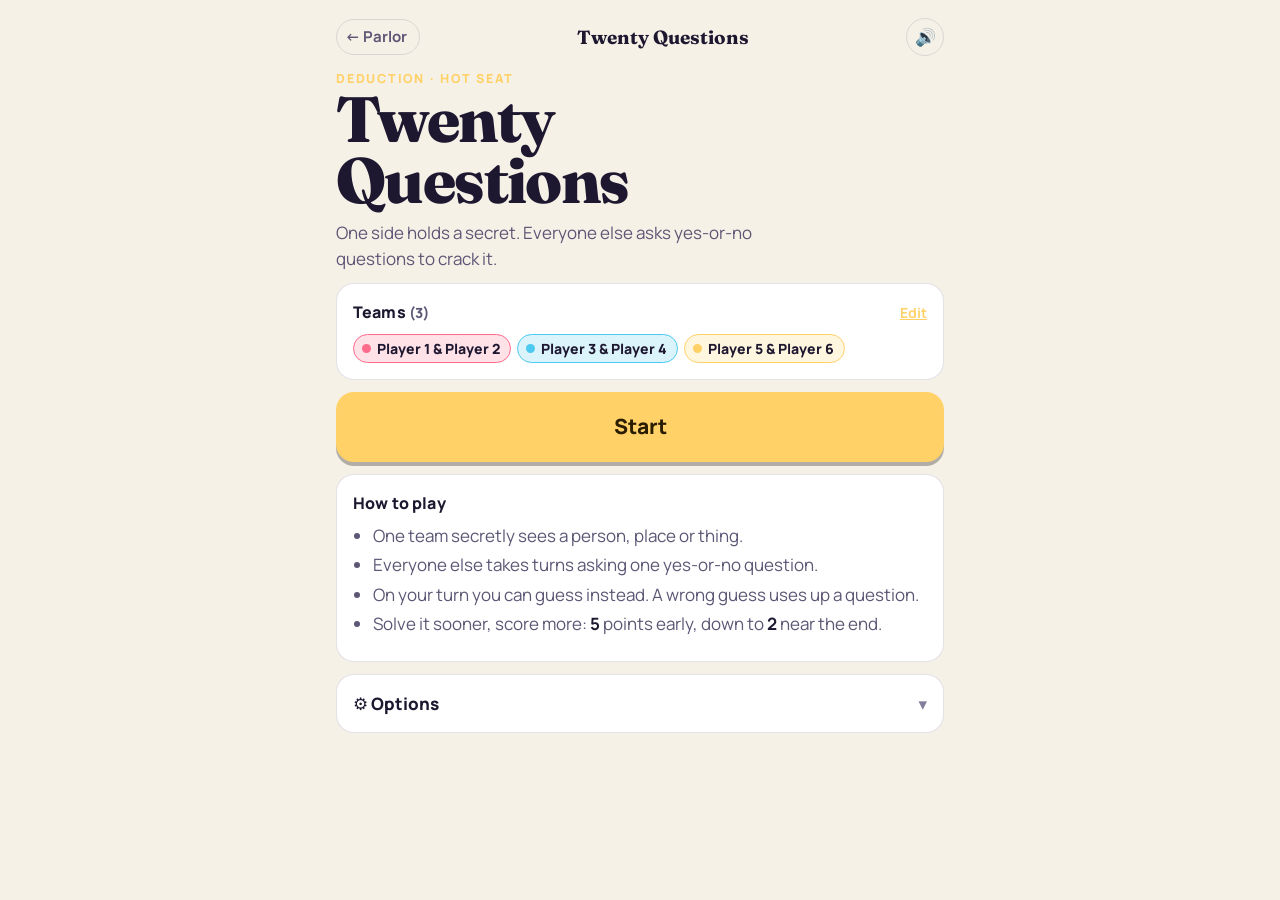
<file: games/twenty.html>
<!doctype html>
<html lang="en">
<head>
<meta charset="utf-8">
<meta name="viewport" content="width=device-width, initial-scale=1, viewport-fit=cover">
<title>Twenty Questions · Parlor</title>
<meta name="theme-color" content="#14111f">
<link rel="icon" href="data:image/svg+xml,<svg xmlns='http://www.w3.org/2000/svg' viewBox='0 0 100 100'><text y='.9em' font-size='90'>❓</text></svg>">
<link rel="preconnect" href="https://fonts.googleapis.com"><link rel="preconnect" href="https://fonts.gstatic.com" crossorigin>
<link href="https://fonts.googleapis.com/css2?family=Fraunces:opsz,wght@9..144,600;9..144,700;9..144,800&family=Manrope:wght@500;600;700;800&display=swap" rel="stylesheet">
<link rel="stylesheet" href="../assets/css/parlor.css">
<style>
.qnum{font-family:var(--display);font-weight:800;font-size:clamp(90px,30vw,150px);line-height:.9;color:var(--acc);font-variant-numeric:tabular-nums}
.dots{display:grid;grid-template-columns:repeat(20,1fr);gap:3px;margin:12px 0}
.dots i{height:9px;border-radius:5px;background:var(--line)}
.dots i.q{background:var(--acc)} .dots i.g{background:var(--bad)} .dots i.h{background:var(--info)}
.peekbox{min-height:190px;display:flex;align-items:center;justify-content:center;cursor:pointer}
.peekbox .sec{display:none}
.peekbox.on .sec{display:block} .peekbox.on .cover{display:none}
.decks{display:flex;flex-wrap:wrap;gap:6px}
.asker{display:inline-flex;align-items:center;gap:8px;font-weight:800}
</style>
</head>
<body>
<main class="wrap" id="app"></main>
<script src="../assets/data/decks_a.js"></script>
<script src="../assets/data/decks_b.js"></script>
<script src="../assets/data/decks_c.js"></script>
<script src="../assets/js/parlor.js"></script>
<script>
const app = GN.page({ title:"Twenty Questions", accent:"#ffd166", accentInk:"#2a1d00" });
const DECKS = (window.GN_DATA && GN_DATA.decks || []).filter(d => d.q20 && d.cards && d.cards.length);
const cfg = Object.assign({ secret:"deal", showCat:true, rounds:1, decks:DECKS.map(d => d.id) }, GN.get("twenty.cfg", {}));
cfg.decks = cfg.decks.filter(id => DECKS.some(d => d.id === id)); if (!cfg.decks.length) cfg.decks = DECKS.map(d => d.id);
const save = () => GN.set("twenty.cfg", cfg);
const SOLVE = q => q <= 5 ? 5 : q <= 10 ? 4 : q <= 15 ? 3 : 2;
let G = null, OPTS = false;

function setup(){
  GN.render(`<div class="stack">
    <div><div class="kicker">Deduction · hot seat</div><h1>Twenty<br>Questions</h1>
    <p class="lede">One side holds a secret. Everyone else asks yes-or-no questions to crack it.</p></div>
    <div id="roster"></div>
    <button class="btn primary big block" id="go">Start</button>
    <div class="card rules"><h3>How to play</h3><ul>
      <li>One ${GN.isPairs() ? "team" : "player"} secretly sees a person, place or thing.</li>
      <li>Everyone else takes turns asking one yes-or-no question.</li>
      <li>On your turn you can guess instead. A wrong guess uses up a question.</li>
      <li>Solve it sooner, score more: <b>5</b> points early, down to <b>2</b> near the end.</li></ul></div>
    <details class="card" id="opts" ${OPTS ? "open" : ""}><summary>⚙️ Options</summary>
      <div class="setting" style="margin-top:10px"><div class="lab">Secrets<small id="sh"></small></div>${GN.seg("secret", ["deal", "think"], cfg.secret, v => v === "deal" ? "Deal a card" : "Think of one")}</div>
      <div class="setting"><div class="lab">Show the category</div>${GN.seg("showCat", [true, false], cfg.showCat, v => v ? "Show" : "Hide")}</div>
      <div class="setting"><div class="lab">Turns in the hot seat</div>${GN.seg("rounds", [1, 2, 3], cfg.rounds)}</div>
      <div id="dk" ${cfg.secret === "deal" ? "" : "hidden"}><div class="setting" style="display:block"><div class="lab" style="margin-bottom:8px">Decks</div><div class="decks">${DECKS.map(d => `<button class="chip" data-d="${d.id}" aria-pressed="${cfg.decks.includes(d.id)}">${d.emoji} ${GN.esc(d.name)}</button>`).join("")}</div></div></div>
    </details>
  </div>`);
  GN.$("#opts").ontoggle = e => OPTS = e.target.open;
  GN.rosterBlock(GN.$("#roster"), { minSides:3 });
  GN.bindSegs(app, cfg, () => { save(); setup(); });
  GN.$$("[data-d]").forEach(b => b.onclick = () => { const id = b.dataset.d; cfg.decks = cfg.decks.includes(id) ? cfg.decks.filter(x => x !== id) : [...cfg.decks, id]; if (!cfg.decks.length) cfg.decks = [id]; save(); b.setAttribute("aria-pressed", cfg.decks.includes(id)); });
  GN.$("#sh").textContent = cfg.secret === "deal" ? "The phone picks one." : "The answerer makes one up.";
  GN.$("#go").onclick = start;
}

function start(){
  const sides = GN.sides(); if (sides.length < 2) return GN.toast("Need at least 2 sides");
  const pool = DECKS.filter(d => cfg.decks.includes(d.id)).flatMap(d => d.cards.map(c => ({ w:c[0], deck:d.name, emoji:d.emoji, id:d.id + ":" + c[0] })));
  G = { sides, scores:sides.map(() => 0), turn:0, total:sides.length * cfg.rounds, dealer:GN.dealer("twenty", pool, c => c.id), askIdx:0 };
  GN._wantWake = true; GN.wake(true);
  hotSeat();
}
function hotSeat(){
  if (G.turn >= G.total) return GN.finish({ gameId:"twenty", gameName:"Twenty Questions", sides:G.sides, scores:G.scores, onRematch:start });
  const ai = G.turn % G.sides.length, s = G.sides[ai];
  GN.handoff({ to:s.name, color:s.color, emoji:"🤫", msg:`${s.members.length > 1 ? "Huddle up. Both of you can look. " : ""}You're in the hot seat. Everyone else, look away.`, button:"Show us the secret", onReady:() => cfg.secret === "deal" ? dealSecret(ai, 2) : thinkSecret(ai) });
}
function dealSecret(ai, rerolls){
  const c = G.dealer.next();
  const el = GN.stage(`<div class="wrap" style="width:100%">
    <div class="kicker">Hold to peek · keep it hidden</div>
    <div class="bigcard peek peekbox" id="pk" style="margin:14px 0"><div class="cover"><b>👆</b><div>Press and hold to see your secret</div></div>
      <div class="sec"><div class="meta">${c.emoji} ${GN.esc(c.deck)}</div><div class="word">${GN.esc(c.w)}</div></div></div>
    <p class="small muted">Don't know enough about it to answer 20 questions? Reroll.</p>
    <div class="btns two"><button class="btn" id="rr" ${rerolls ? "" : "disabled"}>Reroll (${rerolls})</button><button class="btn primary" id="ok">Got it, start</button></div></div>`);
  GN.peek(GN.$("#pk", el));
  GN.$("#rr").onclick = () => dealSecret(ai, rerolls - 1);
  GN.$("#ok").onclick = () => board(ai, { w:c.w, cat:c.deck, emoji:c.emoji, dealt:true });
}
function thinkSecret(ai){
  const cats = ["Person", "Place", "Animal", "Thing", "Food", "Character", "Anything"];
  let cat = "Anything";
  const el = GN.stage(`<div class="wrap" style="width:100%;text-align:left">
    <div class="kicker">Secret</div><h2 style="margin:6px 0 12px">Think of something</h2>
    <div class="chips" id="cats">${cats.map(c => `<button class="chip" data-c="${c}" aria-pressed="${c === cat}">${c}</button>`).join("")}</div>
    <input class="input" id="sw" type="password" placeholder="Type it (only you'll see it)" maxlength="40" autocomplete="off" style="margin-top:14px">
    <p class="tiny muted">Typing it is optional, but it shows up at the reveal so nobody can say you changed your mind.</p>
    <div class="btns"><button class="btn primary big" id="ok">Lock it in 🔒</button></div></div>`);
  GN.$$("#cats .chip", el).forEach(b => b.onclick = () => { cat = b.dataset.c; GN.$$("#cats .chip", el).forEach(x => x.setAttribute("aria-pressed", x === b)); });
  GN.$("#ok").onclick = () => board(ai, { w:GN.$("#sw").value.trim(), cat, emoji:"💭", dealt:false });
}
function board(ai, secret){
  const R = { ai, secret, log:[], askers:G.sides.map((_, i) => i).filter(i => i !== ai) };
  R.ask = G.askIdx % R.askers.length;
  const draw = () => {
    const q = R.log.length, next = q + 1, asker = G.sides[R.askers[R.ask % R.askers.length]];
    GN.stage(`<div class="wrap" style="width:100%">
      <div class="row between"><span class="kicker">${GN.esc(G.sides[ai].name)} is answering</span><button class="iconbtn" data-sound>${GN.soundOn() ? "🔊" : "🔇"}</button></div>
      ${cfg.showCat || !secret.dealt ? `<div class="pill" style="display:inline-block;margin-top:10px;font-size:15px">${secret.emoji} It's from: <b style="color:var(--ink)">${GN.esc(secret.cat)}</b></div>` : ""}
      <div class="qnum" style="margin-top:12px">${Math.min(next, 20)}</div><div class="muted" style="font-weight:700">${q >= 20 ? "Out of questions" : "question of 20 · worth " + SOLVE(next) + " if solved now"}</div>
      <div class="dots">${Array.from({ length:20 }, (_, i) => `<i class="${R.log[i] ? R.log[i] : ""}"></i>`).join("")}</div>
      ${q < 20 ? `<div class="card" style="margin-top:10px"><div class="small muted">Next to ask</div><div style="margin-top:6px">${GN.sidePill(asker)}</div>
        <div class="btns two"><button class="btn primary" id="asked">Asked ✓</button><button class="btn" id="wrong">Wrong guess ✗</button></div></div>` : ""}
      <div class="btns two"><button class="btn good" id="solved">Solved! 🎉</button><button class="btn" id="stump">${q >= 20 ? "Reveal" : "Give up"}</button></div>
      <div class="row" style="justify-content:center;margin-top:12px"><button class="btn sm ghost" id="undo" ${q ? "" : "disabled"}>↩ Undo</button></div></div>`);
    const step = kind => { if (R.log.length >= 20) return; R.log.push(kind); R.ask++; kind === "g" ? GN.sfx.bad() : GN.sfx.tap(); draw(); };
    if (GN.$("#asked")) { GN.$("#asked").onclick = () => step("q"); GN.$("#wrong").onclick = () => step("g"); }
    GN.$("#undo").onclick = () => { R.log.pop(); R.ask = Math.max(0, R.ask - 1); draw(); };
    GN.$("#solved").onclick = () => pickSolver(R, draw);
    GN.$("#stump").onclick = () => reveal(R, null);
  };
  draw();
}
function pickSolver(R, back){
  const def = R.askers[R.ask % R.askers.length];
  GN.stage(`<div class="wrap" style="width:100%">
    <div class="kicker">Who cracked it?</div><h2 style="margin:6px 0 14px">On question ${Math.min(R.log.length + 1, 20)}</h2>
    <div class="sidegrid">${R.askers.map(i => `<button class="sidebtn" data-i="${i}" style="--sc:${G.sides[i].color}" aria-pressed="${i === def}">${GN.esc(G.sides[i].name)}</button>`).join("")}</div>
    <div class="btns two"><button class="btn" id="back">Back</button><button class="btn primary" id="ok">Confirm</button></div></div>`);
  let pick = def;
  GN.$$("[data-i]").forEach(b => b.onclick = () => { pick = +b.dataset.i; GN.$$("[data-i]").forEach(x => x.setAttribute("aria-pressed", x === b)); });
  GN.$("#back").onclick = back; GN.$("#ok").onclick = () => reveal(R, pick);
}
function reveal(R, solver){
  const q = Math.min(R.log.length + 1, 20), delta = G.sides.map(() => 0); let line;
  if (solver != null) {
    delta[solver] = SOLVE(q);
    line = `${GN.esc(G.sides[solver].name)} solved it on question ${q} for ${delta[solver]} points.`;
    GN.sfx.win(); GN.confetti();
  } else {
    line = "Nobody got it this time.";
    GN.sfx.buzz();
  }
  delta.forEach((d, i) => G.scores[i] += d);
  G.askIdx += R.log.length + 1; G.turn++;
  GN.stage(`<div class="wrap" style="width:100%">
    <div class="kicker">The secret was</div>
    <div class="bigcard" style="margin:12px 0"><div class="meta">${R.secret.emoji} ${GN.esc(R.secret.cat)}</div><div class="word">${GN.esc(R.secret.w || "(kept in their head)")}</div></div>
    <p>${line}</p>
    <div class="card" style="text-align:left">${GN.board(G.sides, G.scores, { delta })}</div>
    <div class="btns"><button class="btn primary big" id="next">${G.turn >= G.total ? "Final scores 🏆" : "Next hot seat"}</button></div></div>`);
  GN.$("#next").onclick = hotSeat;
}
setup();
</script>
</body>
</html>
</file>
<file: assets/css/parlor.css>
/* Parlor: shared design system for every game on the site. */
:root{
  --bg:#14111f; --bg2:#1c1830; --panel:#231e3b; --panel2:#2c2649; --line:rgba(255,255,255,.10);
  --ink:#f6f1e7; --mute:#b4abcf; --faint:#8a82a8;
  --acc:#ffb84d; --acc-ink:#2a1700;
  --good:#2fd08a; --bad:#ff5d6c; --warn:#ffb84d; --info:#6fb6ff;
  --s0:#ff6b8b; --s1:#4cc9f0; --s2:#ffd166; --s3:#7ae582; --s4:#c39bff; --s5:#ff9f5a; --s6:#5eead4; --s7:#f4a3d6;
  --r:18px; --shadow:0 6px 0 rgba(0,0,0,.35);
  --display:"Fraunces", Georgia, "Times New Roman", serif;
  --sans:"Manrope", system-ui, -apple-system, "Segoe UI", sans-serif;
  box-sizing:border-box;
  padding-top:env(safe-area-inset-top,0px);
  padding-bottom:env(safe-area-inset-bottom,0px);
  color-scheme:dark;
}
@media (prefers-color-scheme: light){
  :root:not([data-theme="dark"]){
    --bg:#f6f1e7; --bg2:#efe7d8; --panel:#ffffff; --panel2:#f3ecdf; --line:rgba(30,20,60,.12);
    --ink:#1d1830; --mute:#5d5675; --faint:#857d9c; --shadow:0 5px 0 rgba(30,20,60,.16); color-scheme:light;
  }
}
:root[data-theme="light"]{
  --bg:#f6f1e7; --bg2:#efe7d8; --panel:#ffffff; --panel2:#f3ecdf; --line:rgba(30,20,60,.12);
  --ink:#1d1830; --mute:#5d5675; --faint:#857d9c; --shadow:0 5px 0 rgba(30,20,60,.16); color-scheme:light;
}
:root[data-theme="dark"]{ color-scheme:dark; }
*,*::before,*::after{box-sizing:inherit}
html{scroll-padding-top:env(safe-area-inset-top,0px);-webkit-text-size-adjust:100%}
body{margin:0;min-height:100vh;background:var(--bg);color:var(--ink);font-family:var(--sans);font-size:17px;line-height:1.5;
  -webkit-tap-highlight-color:transparent;-webkit-font-smoothing:antialiased}
button,input,select,textarea{font:inherit;color:inherit}
button{cursor:pointer;border:0;background:none}
button:disabled{cursor:default}
a{color:var(--acc)}
:focus-visible{outline:3px solid var(--acc);outline-offset:2px}
[hidden]{display:none!important}
.sr{position:absolute;width:1px;height:1px;overflow:hidden;clip:rect(0 0 0 0)}

/* ---------- layout ---------- */
.wrap{max-width:640px;margin:0 auto;padding:12px 16px 56px}
.wide{max-width:980px}
.topbar{display:flex;align-items:center;gap:10px;padding:6px 0 14px}
.topbar .home{display:inline-flex;align-items:center;gap:6px;text-decoration:none;color:var(--mute);font-weight:700;font-size:15px;
  padding:6px 12px 6px 8px;border-radius:999px;border:1.5px solid var(--line)}
.topbar .title{flex:1;font-family:var(--display);font-weight:700;font-size:19px;text-align:center;white-space:nowrap;overflow:hidden;text-overflow:ellipsis}
.iconbtn{width:38px;height:38px;border-radius:50%;border:1.5px solid var(--line);display:grid;place-items:center;font-size:17px;color:var(--mute)}
.stack>*+*{margin-top:12px}
.row{display:flex;gap:10px;align-items:center;flex-wrap:wrap}
.row.end{justify-content:flex-end}
.row.between{justify-content:space-between}
.grow{flex:1}
.center{text-align:center}
.muted{color:var(--mute)}
.small{font-size:14px}
.tiny{font-size:12.5px}
hr{border:0;border-top:1px solid var(--line);margin:18px 0}

/* ---------- type ---------- */
.display{font-family:var(--display);font-weight:800;letter-spacing:-.02em;line-height:1}
h1,h2,h3{margin:0}
h1{font-family:var(--display);font-weight:800;font-size:clamp(40px,11vw,64px);line-height:.95;letter-spacing:-.025em}
h2{font-family:var(--display);font-weight:700;font-size:24px;line-height:1.15;letter-spacing:-.01em}
h3{font-size:16px;font-weight:800;letter-spacing:.01em}
.kicker{font-size:12.5px;font-weight:800;letter-spacing:.14em;text-transform:uppercase;color:var(--acc)}
.lede{color:var(--mute);font-size:17px;max-width:46ch;margin:10px 0 0}
p{margin:8px 0}

/* ---------- surfaces ---------- */
.card{background:var(--panel);border:1px solid var(--line);border-radius:var(--r);padding:16px}
.card.tight{padding:12px 14px}
.card h3{margin-bottom:8px}
details.card summary{cursor:pointer;font-weight:800;list-style:none;display:flex;align-items:center;gap:8px}
details.card summary::-webkit-details-marker{display:none}
details.card summary::after{content:"▾";margin-left:auto;color:var(--faint);transition:transform .15s}
details.card[open] summary::after{transform:rotate(180deg)}
.rules p,.rules li{color:var(--mute)}
.rules b{color:var(--ink)}
.rules ol,.rules ul{padding-left:20px;margin:8px 0}
.rules li+li{margin-top:4px}

/* ---------- buttons ---------- */
.btn{display:inline-flex;align-items:center;justify-content:center;gap:8px;border-radius:14px;padding:13px 20px;font-weight:800;font-size:17px;
  background:var(--panel2);color:var(--ink);border:1.5px solid var(--line);transition:transform .07s, opacity .15s;text-decoration:none;min-height:48px}
.btn:active{transform:translateY(2px)}
.btn:disabled{opacity:.4;transform:none}
.btn.primary{background:var(--acc);color:var(--acc-ink);border-color:transparent;box-shadow:0 4px 0 rgba(0,0,0,.28)}
.btn.primary:active{box-shadow:0 1px 0 rgba(0,0,0,.28)}
.btn.good{background:var(--good);color:#032015;border-color:transparent}
.btn.bad{background:var(--bad);color:#2a0308;border-color:transparent}
.btn.ghost{background:transparent}
.btn.block{display:flex;width:100%}
.btn.big{font-size:21px;padding:18px 22px;border-radius:18px}
.btn.sm{padding:8px 14px;font-size:15px;min-height:38px;border-radius:12px}
.link{color:var(--acc);font-weight:700;text-decoration:underline;padding:0;background:none}
.btns{display:grid;gap:10px;margin-top:16px}
.btns.two{grid-template-columns:1fr 1fr}

/* ---------- form controls ---------- */
.chips{display:flex;flex-wrap:wrap;gap:8px}
.chip{border:1.5px solid var(--line);background:transparent;color:var(--ink);padding:8px 14px;border-radius:999px;font-weight:700;font-size:15px;line-height:1.2}
.chip[aria-pressed="true"]{background:var(--ink);color:var(--bg);border-color:var(--ink)}
.chip:disabled{opacity:.35}
.seg{display:inline-flex;background:var(--bg2);border-radius:12px;padding:3px;gap:2px;flex-wrap:wrap}
.seg button{padding:8px 13px;border-radius:9px;font-weight:700;font-size:14.5px;color:var(--mute)}
.seg button[aria-pressed="true"]{background:var(--acc);color:var(--acc-ink)}
.setting{display:flex;justify-content:space-between;align-items:center;gap:10px 14px;flex-wrap:wrap;padding:12px 0;border-top:1px solid var(--line)}
.setting:first-of-type{border-top:0;padding-top:4px}
.setting .lab{font-weight:700}
.setting .lab small{display:block;font-weight:500;color:var(--mute);font-size:13.5px;line-height:1.35}
.input{width:100%;border:1.5px solid var(--line);background:var(--bg2);border-radius:12px;padding:11px 13px;font-size:17px;outline:none;min-width:0}
.input:focus{border-color:var(--acc)}
textarea.input{min-height:90px;resize:vertical}

/* ---------- roster ---------- */
.roster-list{display:grid;gap:8px}
.pl{display:flex;align-items:center;gap:8px}
.pl .dot{width:12px;height:12px;border-radius:50%;flex:none}
.pl .input{padding:9px 12px}
.pl .x{width:36px;height:36px;border-radius:10px;color:var(--faint);font-size:20px;flex:none}
.teams{display:grid;grid-template-columns:repeat(auto-fill,minmax(180px,1fr));gap:8px;margin-top:10px}
.team{border-radius:14px;padding:10px 12px;border:1.5px solid var(--sc);background:color-mix(in srgb,var(--sc) 12%,transparent)}
.team .tn{font-weight:800;font-size:15px;outline:none;border-radius:6px}
.team .tm{color:var(--mute);font-size:13.5px}
.sidepill{display:inline-flex;align-items:center;gap:6px;padding:3px 10px 3px 8px;border-radius:999px;font-weight:800;font-size:14px;
  background:color-mix(in srgb,var(--sc) 20%,transparent);color:var(--ink);border:1.5px solid var(--sc)}
.sidepill::before{content:"";width:9px;height:9px;border-radius:50%;background:var(--sc)}

/* ---------- scoreboard ---------- */
.board{display:grid;gap:6px}
.board .srow{display:flex;align-items:center;gap:10px;padding:9px 12px;border-radius:12px;background:var(--panel2);border-left:5px solid var(--sc)}
.board .srow.up{outline:2px solid var(--acc)}
.board .srow .nm{flex:1;font-weight:800;min-width:0;overflow:hidden;text-overflow:ellipsis;white-space:nowrap}
.board .srow .sub{color:var(--mute);font-size:13px;font-weight:600}
.board .srow .pts{font-family:var(--display);font-weight:800;font-size:24px;font-variant-numeric:tabular-nums}
.board .srow .delta{font-weight:800;font-size:14px;color:var(--good);min-width:34px;text-align:right}
.board .srow .rank{width:22px;color:var(--faint);font-weight:800}

/* tappable side buttons */
.sidegrid{display:grid;grid-template-columns:repeat(auto-fill,minmax(140px,1fr));gap:8px}
.sidebtn{border-radius:14px;padding:12px;text-align:left;font-weight:800;border:2px solid var(--sc);background:color-mix(in srgb,var(--sc) 10%,transparent);color:var(--ink);
  display:flex;flex-direction:column;gap:2px;min-height:58px;position:relative}
.sidebtn small{font-weight:600;color:var(--mute);font-size:12.5px}
.sidebtn[aria-pressed="true"]{background:var(--sc);color:#14111f}
.sidebtn[aria-pressed="true"] small{color:rgba(20,17,31,.75)}
.sidebtn:disabled{opacity:.35}
.sidebtn .badge{position:absolute;top:8px;right:10px;font-family:var(--display);font-size:20px}

/* ---------- full-screen stages ---------- */
.stage{position:fixed;inset:0;z-index:20;display:flex;flex-direction:column;align-items:center;justify-content:center;text-align:center;
  padding:calc(env(safe-area-inset-top,0px) + 16px) 18px calc(env(safe-area-inset-bottom,0px) + 16px);background:var(--bg);overflow:auto}
.handoff .who{font-family:var(--display);font-weight:800;font-size:clamp(34px,9vw,54px);line-height:1;color:var(--sc,var(--acc))}
.handoff .emoji{font-size:64px;margin-bottom:8px}
.handoff p{color:var(--mute);max-width:34ch;margin:10px auto 0}
.countdown{font-family:var(--display);font-weight:800;font-size:min(40vw,40vh);line-height:1;color:var(--acc)}

/* timer */
.clock{font-family:var(--display);font-weight:800;font-variant-numeric:tabular-nums}
.clock.low{color:var(--bad);animation:pulse .5s infinite alternate}
@keyframes pulse{to{transform:scale(1.08)}}
.tbar{height:8px;background:var(--line);border-radius:99px;overflow:hidden}
.tbar>i{display:block;height:100%;background:var(--acc);width:100%;transition:width .2s linear}

/* big card */
.bigcard{background:var(--acc);color:var(--acc-ink);border-radius:26px;padding:28px 20px;box-shadow:0 10px 0 rgba(0,0,0,.3);text-align:center}
.bigcard .word{font-family:var(--display);font-weight:800;font-size:clamp(32px,9vw,54px);line-height:1.02;overflow-wrap:anywhere}
.bigcard .meta{font-weight:700;opacity:.75;font-size:14px;margin-bottom:8px;text-transform:uppercase;letter-spacing:.1em}
.taboo{display:flex;flex-wrap:wrap;justify-content:center;gap:6px;margin-top:14px}
.taboo span{background:rgba(0,0,0,.18);padding:3px 11px;border-radius:8px;font-weight:800;font-size:15px;text-decoration:line-through;text-decoration-thickness:2px}

.peek{user-select:none;-webkit-user-select:none;-webkit-touch-callout:none;touch-action:none}
.peek .cover{display:flex;flex-direction:column;align-items:center;gap:6px;color:var(--acc-ink)}
.peek .cover b{font-size:44px}

/* toast */
.toast{position:fixed;left:50%;bottom:calc(24px + env(safe-area-inset-bottom,0px));transform:translate(-50%,20px);background:var(--ink);color:var(--bg);
  padding:10px 18px;border-radius:999px;font-weight:800;font-size:15px;opacity:0;transition:.2s;z-index:90;pointer-events:none;max-width:90vw;text-align:center}
.toast.show{opacity:1;transform:translate(-50%,0)}

/* confetti */
#gn-confetti{position:fixed;inset:0;pointer-events:none;z-index:95;width:100%;height:100%}

/* winner */
.trophy{font-size:84px;line-height:1;animation:pop .6s cubic-bezier(.3,1.6,.5,1)}
@keyframes pop{0%{transform:scale(.4) rotate(-12deg)}100%{transform:scale(1)}}
.winner{font-family:var(--display);font-weight:800;font-size:clamp(34px,10vw,56px);line-height:1;color:var(--sc,var(--acc));margin:10px 0 4px}

.pillrow{display:flex;gap:6px;flex-wrap:wrap}
.pill{font-size:12.5px;font-weight:800;padding:3px 9px;border-radius:999px;background:var(--panel2);color:var(--mute);border:1px solid var(--line)}

.note{background:color-mix(in srgb,var(--acc) 14%,transparent);border:1.5px solid color-mix(in srgb,var(--acc) 50%,transparent);border-radius:14px;padding:10px 14px;font-size:15px}

@media (prefers-reduced-motion: reduce){*{animation:none!important;transition:none!important}}
</file>
